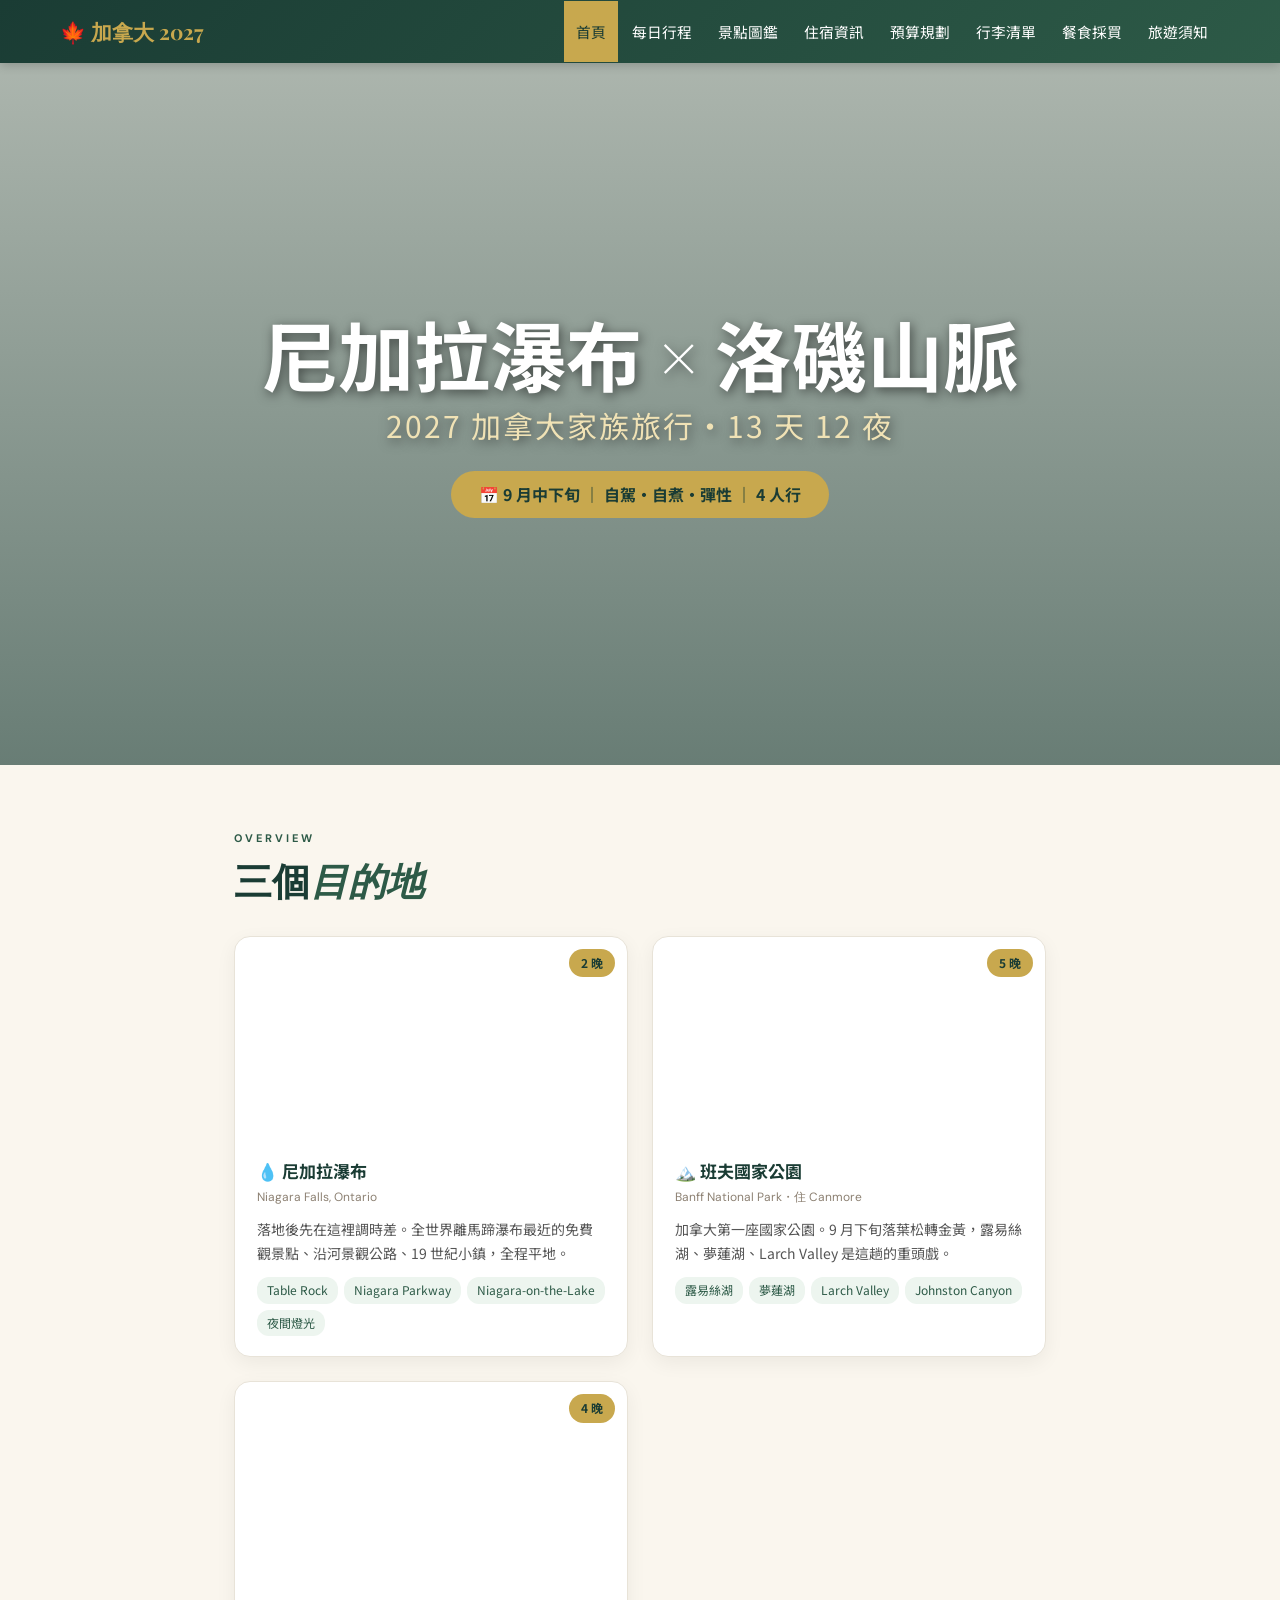
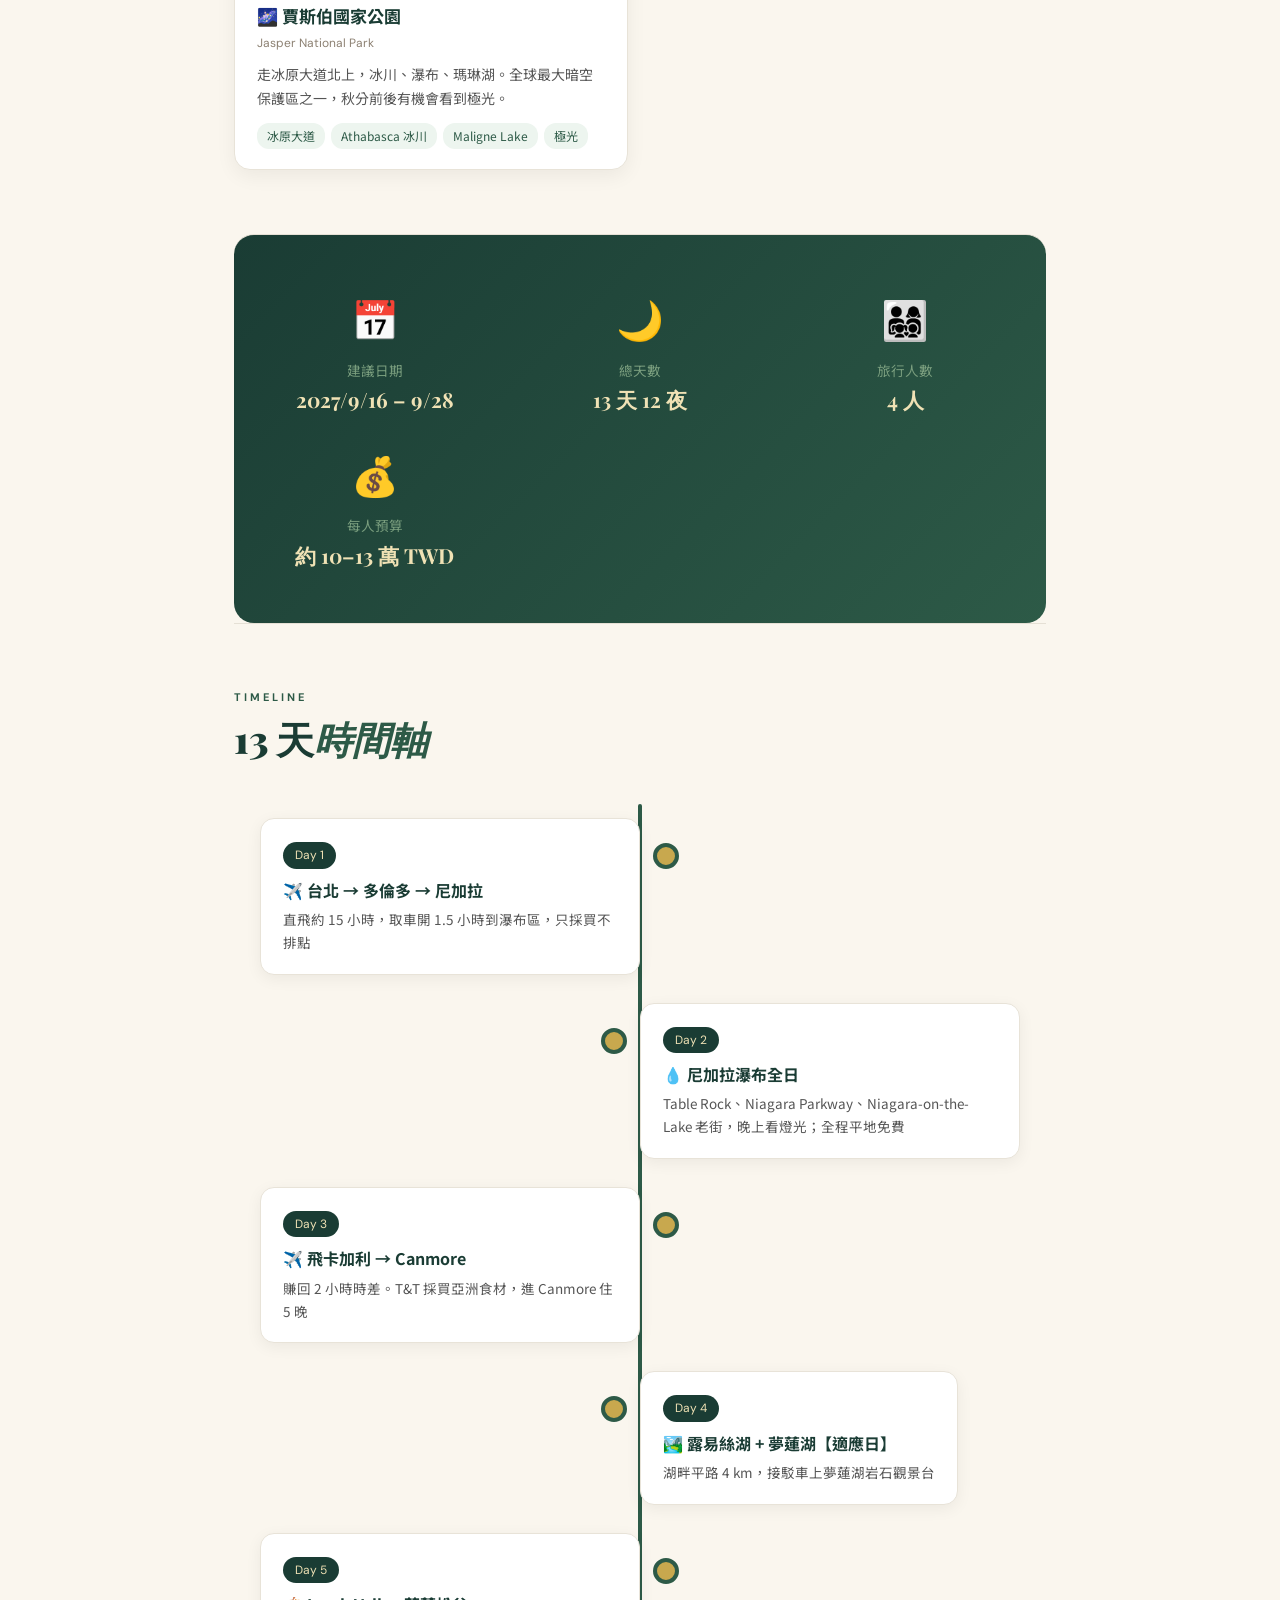
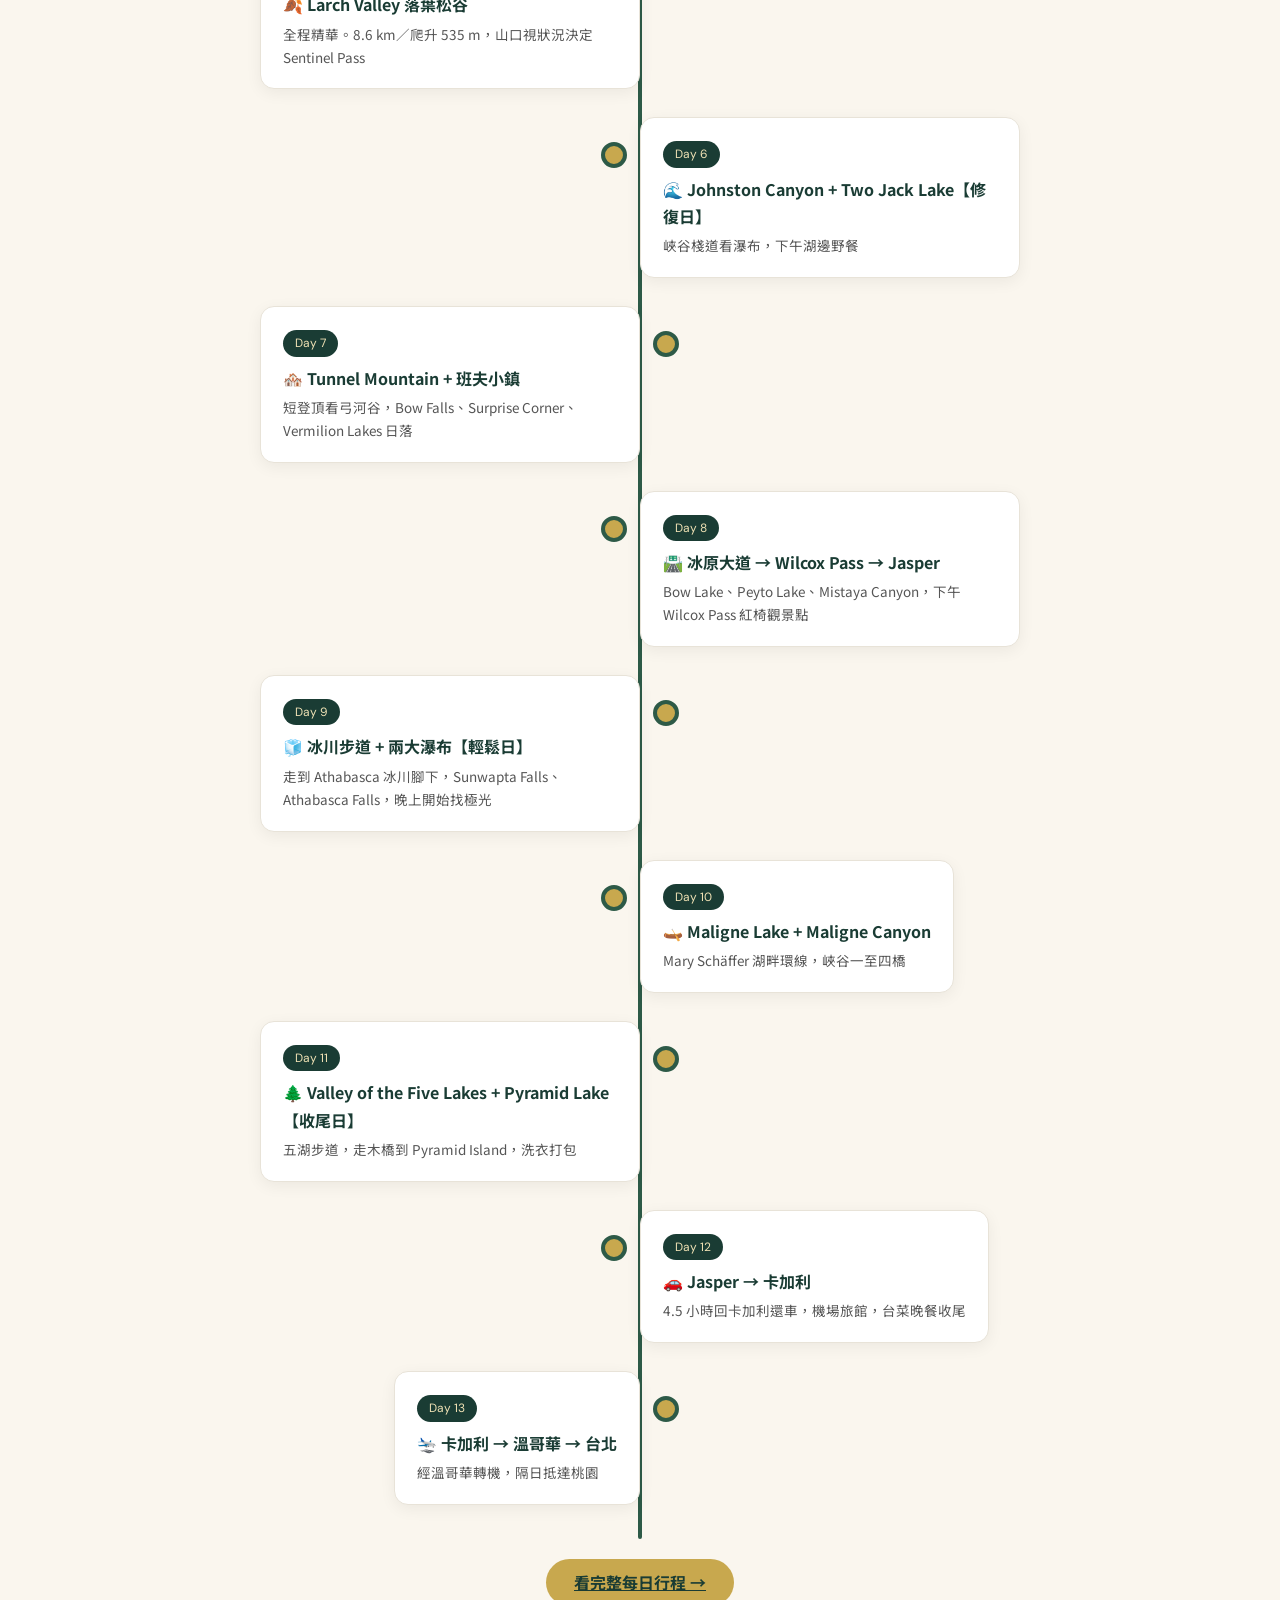
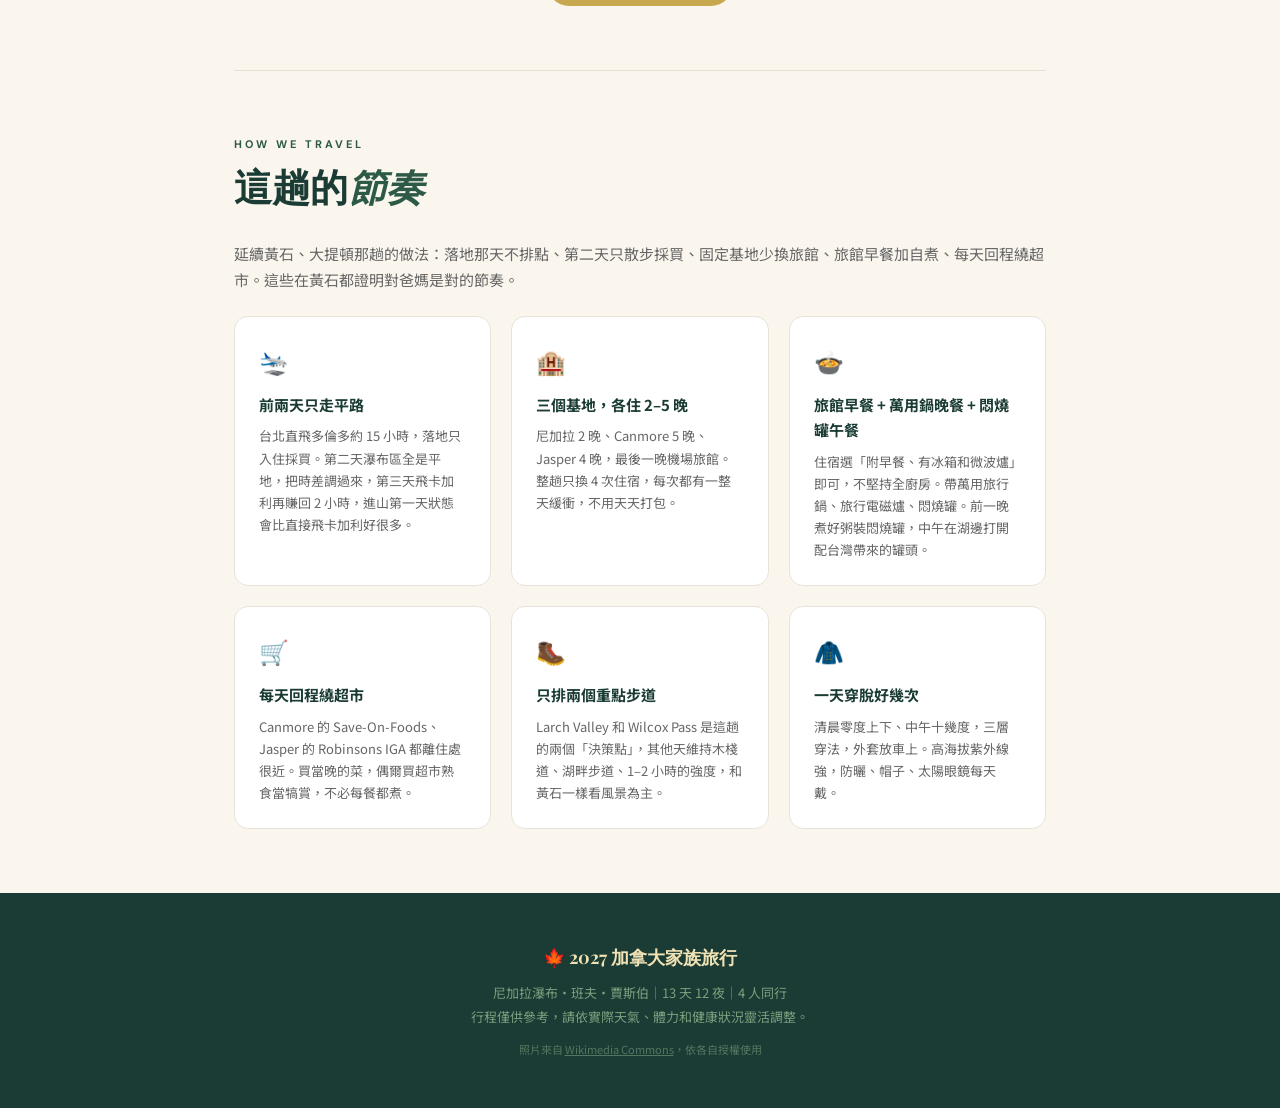
<file: index.html>
<!DOCTYPE html>
<html lang="zh-Hant">
<head>
<meta charset="UTF-8">
<meta name="viewport" content="width=device-width, initial-scale=1.0">
<title>首頁｜2027 加拿大</title>
<link href="https://fonts.googleapis.com/css2?family=Playfair+Display:wght@400;700;900&family=Noto+Sans+TC:wght@300;400;500;700&family=DM+Sans:wght@400;500;700&display=swap" rel="stylesheet">
<link rel="stylesheet" href="assets/css/main.css?v=4">

</head>
<body>
<nav><div class="nav-container">
  <a href="index.html" class="nav-logo">🍁 加拿大 2027</a>
  <div class="hamburger" onclick="toggleMenu()"><span></span><span></span><span></span></div>
  <ul class="nav-menu" id="navMenu"><li><a href="index.html" class="active">首頁</a></li><li><a href="itinerary.html">每日行程</a></li><li><a href="attractions.html">景點圖鑑</a></li><li><a href="accommodation.html">住宿資訊</a></li><li><a href="budget.html">預算規劃</a></li><li><a href="packing.html">行李清單</a></li><li><a href="shopping.html">餐食採買</a></li><li><a href="tips.html">旅遊須知</a></li></ul>
</div></nav>

<section class="hero" style="background-image:linear-gradient(rgba(26,60,52,.35),rgba(26,60,52,.65)),url('https://commons.wikimedia.org/wiki/Special:FilePath/Moraine_Lake_17092005.jpg?width=1800')">
  <div><h1>尼加拉瀑布 × 洛磯山脈<span>2027 加拿大家族旅行・13 天 12 夜</span></h1>
  <span class="hero-badge">📅 9 月中下旬 ｜ 自駕・自煮・彈性 ｜ 4 人行</span></div>
</section>
<div class="content-wrap">

<section>
  <div class="section-label">Overview</div>
  <div class="section-title">三個<em>目的地</em></div>
  <div class="photo-grid">
    <div class="photo-card"><div class="pc-img" style="background-image:url('https://commons.wikimedia.org/wiki/Special:FilePath/Horseshoe_Falls%2C_viewed_from_Table_Rock_Centre_in_Niagara_Falls%2C_Ontario.jpg?width=900')"><span class="pc-badge">2 晚</span></div>
      <div class="pc-body"><h3>💧 尼加拉瀑布</h3><div class="pc-en">Niagara Falls, Ontario</div>
      <p>落地後先在這裡調時差。全世界離馬蹄瀑布最近的免費觀景點、沿河景觀公路、19 世紀小鎮，全程平地。</p>
      <div class="pc-tags"><span>Table Rock</span><span>Niagara Parkway</span><span>Niagara-on-the-Lake</span><span>夜間燈光</span></div></div></div>
    <div class="photo-card"><div class="pc-img" style="background-image:url('https://commons.wikimedia.org/wiki/Special:FilePath/Moraine_Lake_17092005.jpg?width=900')"><span class="pc-badge">5 晚</span></div>
      <div class="pc-body"><h3>🏔️ 班夫國家公園</h3><div class="pc-en">Banff National Park・住 Canmore</div>
      <p>加拿大第一座國家公園。9 月下旬落葉松轉金黃，露易絲湖、夢蓮湖、Larch Valley 是這趟的重頭戲。</p>
      <div class="pc-tags"><span>露易絲湖</span><span>夢蓮湖</span><span>Larch Valley</span><span>Johnston Canyon</span></div></div></div>
    <div class="photo-card"><div class="pc-img" style="background-image:url('https://commons.wikimedia.org/wiki/Special:FilePath/Spirit_Island%2C_Maligne_Lake%2C_Jasper_NP.jpg?width=900')"><span class="pc-badge">4 晚</span></div>
      <div class="pc-body"><h3>🌌 賈斯伯國家公園</h3><div class="pc-en">Jasper National Park</div>
      <p>走冰原大道北上，冰川、瀑布、瑪琳湖。全球最大暗空保護區之一，秋分前後有機會看到極光。</p>
      <div class="pc-tags"><span>冰原大道</span><span>Athabasca 冰川</span><span>Maligne Lake</span><span>極光</span></div></div></div>
  </div>
</section>
<section class="quick-info" style="border-radius:20px; margin-top:0;">
  <div class="info-grid">
    <div class="info-item"><div class="icon">📅</div><div class="label">建議日期</div><div class="value">2027/9/16 – 9/28</div></div>
    <div class="info-item"><div class="icon">🌙</div><div class="label">總天數</div><div class="value">13 天 12 夜</div></div>
    <div class="info-item"><div class="icon">👨‍👩‍👧‍👦</div><div class="label">旅行人數</div><div class="value">4 人</div></div>
    <div class="info-item"><div class="icon">💰</div><div class="label">每人預算</div><div class="value">約 10–13 萬 TWD</div></div>
  </div>
</section>
<section>
  <div class="section-label">Timeline</div>
  <div class="section-title">13 天<em>時間軸</em></div>
  <div class="timeline"><div class="tl-item"><div class="tl-content"><span class="tl-date">Day 1</span><h4>✈️ 台北 → 多倫多 → 尼加拉</h4><p>直飛約 15 小時，取車開 1.5 小時到瀑布區，只採買不排點</p></div></div><div class="tl-item"><div class="tl-content"><span class="tl-date">Day 2</span><h4>💧 尼加拉瀑布全日</h4><p>Table Rock、Niagara Parkway、Niagara-on-the-Lake 老街，晚上看燈光；全程平地免費</p></div></div><div class="tl-item"><div class="tl-content"><span class="tl-date">Day 3</span><h4>✈️ 飛卡加利 → Canmore</h4><p>賺回 2 小時時差。T&T 採買亞洲食材，進 Canmore 住 5 晚</p></div></div><div class="tl-item"><div class="tl-content"><span class="tl-date">Day 4</span><h4>🏞️ 露易絲湖 + 夢蓮湖【適應日】</h4><p>湖畔平路 4 km，接駁車上夢蓮湖岩石觀景台</p></div></div><div class="tl-item"><div class="tl-content"><span class="tl-date">Day 5</span><h4>🍂 Larch Valley 落葉松谷</h4><p>全程精華。8.6 km／爬升 535 m，山口視狀況決定 Sentinel Pass</p></div></div><div class="tl-item"><div class="tl-content"><span class="tl-date">Day 6</span><h4>🌊 Johnston Canyon + Two Jack Lake【修復日】</h4><p>峽谷棧道看瀑布，下午湖邊野餐</p></div></div><div class="tl-item"><div class="tl-content"><span class="tl-date">Day 7</span><h4>🏘️ Tunnel Mountain + 班夫小鎮</h4><p>短登頂看弓河谷，Bow Falls、Surprise Corner、Vermilion Lakes 日落</p></div></div><div class="tl-item"><div class="tl-content"><span class="tl-date">Day 8</span><h4>🛣️ 冰原大道 → Wilcox Pass → Jasper</h4><p>Bow Lake、Peyto Lake、Mistaya Canyon，下午 Wilcox Pass 紅椅觀景點</p></div></div><div class="tl-item"><div class="tl-content"><span class="tl-date">Day 9</span><h4>🧊 冰川步道 + 兩大瀑布【輕鬆日】</h4><p>走到 Athabasca 冰川腳下，Sunwapta Falls、Athabasca Falls，晚上開始找極光</p></div></div><div class="tl-item"><div class="tl-content"><span class="tl-date">Day 10</span><h4>🛶 Maligne Lake + Maligne Canyon</h4><p>Mary Schäffer 湖畔環線，峽谷一至四橋</p></div></div><div class="tl-item"><div class="tl-content"><span class="tl-date">Day 11</span><h4>🌲 Valley of the Five Lakes + Pyramid Lake【收尾日】</h4><p>五湖步道，走木橋到 Pyramid Island，洗衣打包</p></div></div><div class="tl-item"><div class="tl-content"><span class="tl-date">Day 12</span><h4>🚗 Jasper → 卡加利</h4><p>4.5 小時回卡加利還車，機場旅館，台菜晚餐收尾</p></div></div><div class="tl-item"><div class="tl-content"><span class="tl-date">Day 13</span><h4>🛬 卡加利 → 溫哥華 → 台北</h4><p>經溫哥華轉機，隔日抵達桃園</p></div></div></div>
  <p style="text-align:center; margin-top:30px;"><a href="itinerary.html" class="hero-badge" style="margin-top:0">看完整每日行程 →</a></p>
</section>
<section>
  <div class="section-label">How We Travel</div>
  <div class="section-title">這趟的<em>節奏</em></div>
  <p class="lead">延續黃石、大提頓那趟的做法：落地那天不排點、第二天只散步採買、固定基地少換旅館、旅館早餐加自煮、每天回程繞超市。這些在黃石都證明對爸媽是對的節奏。</p>
  <div class="tips-grid">
    <div class="tip-card"><div class="tip-icon">🛬</div><h4>前兩天只走平路</h4><p>台北直飛多倫多約 15 小時，落地只入住採買。第二天瀑布區全是平地，把時差調過來，第三天飛卡加利再賺回 2 小時，進山第一天狀態會比直接飛卡加利好很多。</p></div>
    <div class="tip-card"><div class="tip-icon">🏨</div><h4>三個基地，各住 2–5 晚</h4><p>尼加拉 2 晚、Canmore 5 晚、Jasper 4 晚，最後一晚機場旅館。整趟只換 4 次住宿，每次都有一整天緩衝，不用天天打包。</p></div>
    <div class="tip-card"><div class="tip-icon">🍲</div><h4>旅館早餐 + 萬用鍋晚餐 + 悶燒罐午餐</h4><p>住宿選「附早餐、有冰箱和微波爐」即可，不堅持全廚房。帶萬用旅行鍋、旅行電磁爐、悶燒罐。前一晚煮好粥裝悶燒罐，中午在湖邊打開配台灣帶來的罐頭。</p></div>
    <div class="tip-card"><div class="tip-icon">🛒</div><h4>每天回程繞超市</h4><p>Canmore 的 Save-On-Foods、Jasper 的 Robinsons IGA 都離住處很近。買當晚的菜，偶爾買超市熟食當犒賞，不必每餐都煮。</p></div>
    <div class="tip-card"><div class="tip-icon">🥾</div><h4>只排兩個重點步道</h4><p>Larch Valley 和 Wilcox Pass 是這趟的兩個「決策點」，其他天維持木棧道、湖畔步道、1–2 小時的強度，和黃石一樣看風景為主。</p></div>
    <div class="tip-card"><div class="tip-icon">🧥</div><h4>一天穿脫好幾次</h4><p>清晨零度上下、中午十幾度，三層穿法，外套放車上。高海拔紫外線強，防曬、帽子、太陽眼鏡每天戴。</p></div>
  </div>
</section>

</div>
<div class="footer">
  <strong>🍁 2027 加拿大家族旅行</strong>
  尼加拉瀑布・班夫・賈斯伯｜13 天 12 夜｜4 人同行<br>
  行程僅供參考，請依實際天氣、體力和健康狀況靈活調整。<br>
  <span style="opacity:0.6; font-size:11px; margin-top:12px; display:block;">照片來自 <a href="attractions.html#credits" style="color:inherit">Wikimedia Commons</a>，依各自授權使用</span>
</div>
<script>function toggleMenu(){document.getElementById('navMenu').classList.toggle('active');}</script>
</body>
</html>
</file>
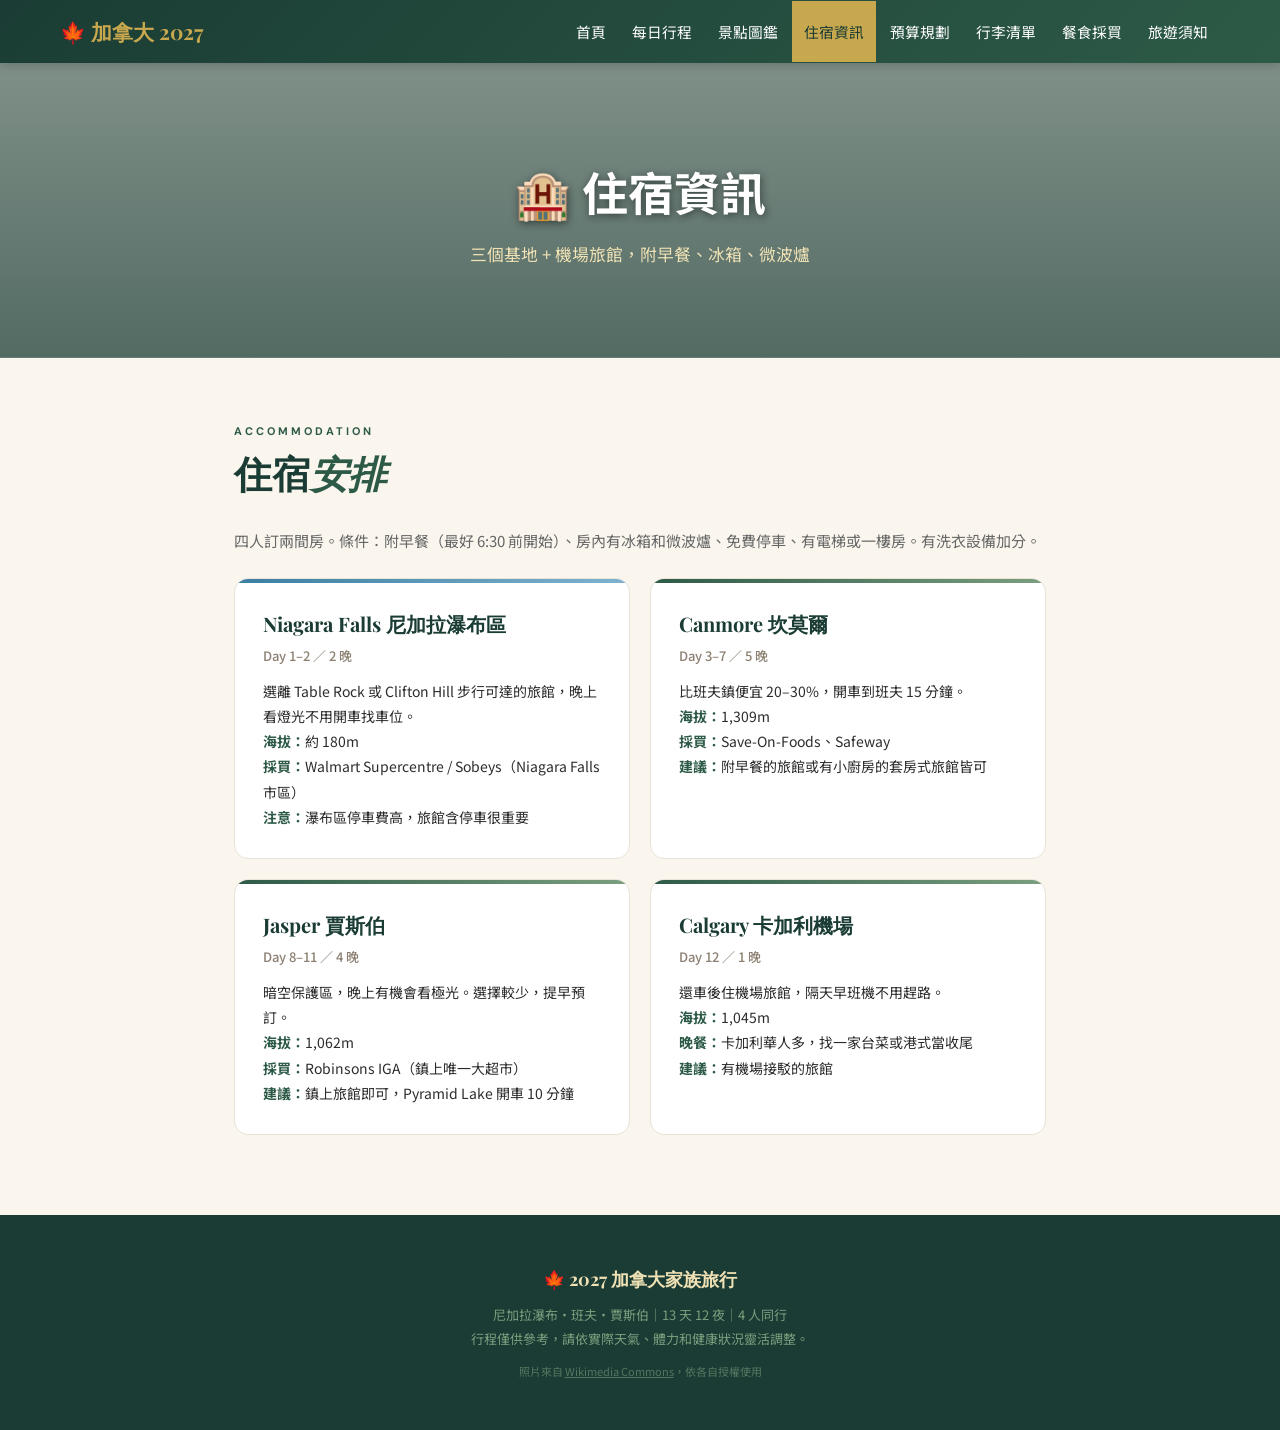
<file: accommodation.html>
<!DOCTYPE html>
<html lang="zh-Hant">
<head>
<meta charset="UTF-8">
<meta name="viewport" content="width=device-width, initial-scale=1.0">
<title>住宿資訊｜2027 加拿大</title>
<link href="https://fonts.googleapis.com/css2?family=Playfair+Display:wght@400;700;900&family=Noto+Sans+TC:wght@300;400;500;700&family=DM+Sans:wght@400;500;700&display=swap" rel="stylesheet">
<link rel="stylesheet" href="assets/css/main.css?v=4">

</head>
<body>
<nav><div class="nav-container">
  <a href="index.html" class="nav-logo">🍁 加拿大 2027</a>
  <div class="hamburger" onclick="toggleMenu()"><span></span><span></span><span></span></div>
  <ul class="nav-menu" id="navMenu"><li><a href="index.html">首頁</a></li><li><a href="itinerary.html">每日行程</a></li><li><a href="attractions.html">景點圖鑑</a></li><li><a href="accommodation.html" class="active">住宿資訊</a></li><li><a href="budget.html">預算規劃</a></li><li><a href="packing.html">行李清單</a></li><li><a href="shopping.html">餐食採買</a></li><li><a href="tips.html">旅遊須知</a></li></ul>
</div></nav>
<section class="page-header" style="background-image:linear-gradient(rgba(26,60,52,.55),rgba(26,60,52,.75)),url('https://commons.wikimedia.org/wiki/Special:FilePath/Three_Sisters_Mountains_Canmore%2C_Alberta%2C_Canada.jpg?width=1600')">
  <h1>🏨 住宿資訊</h1><p>三個基地 + 機場旅館，附早餐、冰箱、微波爐</p></section>
<div class="content-wrap">
<section>
  <div class="section-label">Accommodation</div>
  <div class="section-title">住宿<em>安排</em></div>
  <p class="lead">四人訂兩間房。條件：附早餐（最好 6:30 前開始）、房內有冰箱和微波爐、免費停車、有電梯或一樓房。有洗衣設備加分。</p>
  <div class="accommodation-block">
    <div class="acc-card water">
      <h3>Niagara Falls 尼加拉瀑布區</h3>
      <div class="nights">Day 1–2 ／ 2 晚</div>
      <div class="detail">
        選離 Table Rock 或 Clifton Hill 步行可達的旅館，晚上看燈光不用開車找車位。<br>
        <strong>海拔：</strong>約 180m<br>
        <strong>採買：</strong>Walmart Supercentre / Sobeys（Niagara Falls 市區）<br>
        <strong>注意：</strong>瀑布區停車費高，旅館含停車很重要
      </div>
    </div>
    <div class="acc-card">
      <h3>Canmore 坎莫爾</h3>
      <div class="nights">Day 3–7 ／ 5 晚</div>
      <div class="detail">
        比班夫鎮便宜 20–30%，開車到班夫 15 分鐘。<br>
        <strong>海拔：</strong>1,309m<br>
        <strong>採買：</strong>Save-On-Foods、Safeway<br>
        <strong>建議：</strong>附早餐的旅館或有小廚房的套房式旅館皆可
      </div>
    </div>
    <div class="acc-card">
      <h3>Jasper 賈斯伯</h3>
      <div class="nights">Day 8–11 ／ 4 晚</div>
      <div class="detail">
        暗空保護區，晚上有機會看極光。選擇較少，提早預訂。<br>
        <strong>海拔：</strong>1,062m<br>
        <strong>採買：</strong>Robinsons IGA（鎮上唯一大超市）<br>
        <strong>建議：</strong>鎮上旅館即可，Pyramid Lake 開車 10 分鐘
      </div>
    </div>
    <div class="acc-card">
      <h3>Calgary 卡加利機場</h3>
      <div class="nights">Day 12 ／ 1 晚</div>
      <div class="detail">
        還車後住機場旅館，隔天早班機不用趕路。<br>
        <strong>海拔：</strong>1,045m<br>
        <strong>晚餐：</strong>卡加利華人多，找一家台菜或港式當收尾<br>
        <strong>建議：</strong>有機場接駁的旅館
      </div>
    </div>
  </div>
</section>
</div>
<div class="footer">
  <strong>🍁 2027 加拿大家族旅行</strong>
  尼加拉瀑布・班夫・賈斯伯｜13 天 12 夜｜4 人同行<br>
  行程僅供參考，請依實際天氣、體力和健康狀況靈活調整。<br>
  <span style="opacity:0.6; font-size:11px; margin-top:12px; display:block;">照片來自 <a href="attractions.html#credits" style="color:inherit">Wikimedia Commons</a>，依各自授權使用</span>
</div>
<script>function toggleMenu(){document.getElementById('navMenu').classList.toggle('active');}</script>
</body>
</html>
</file>
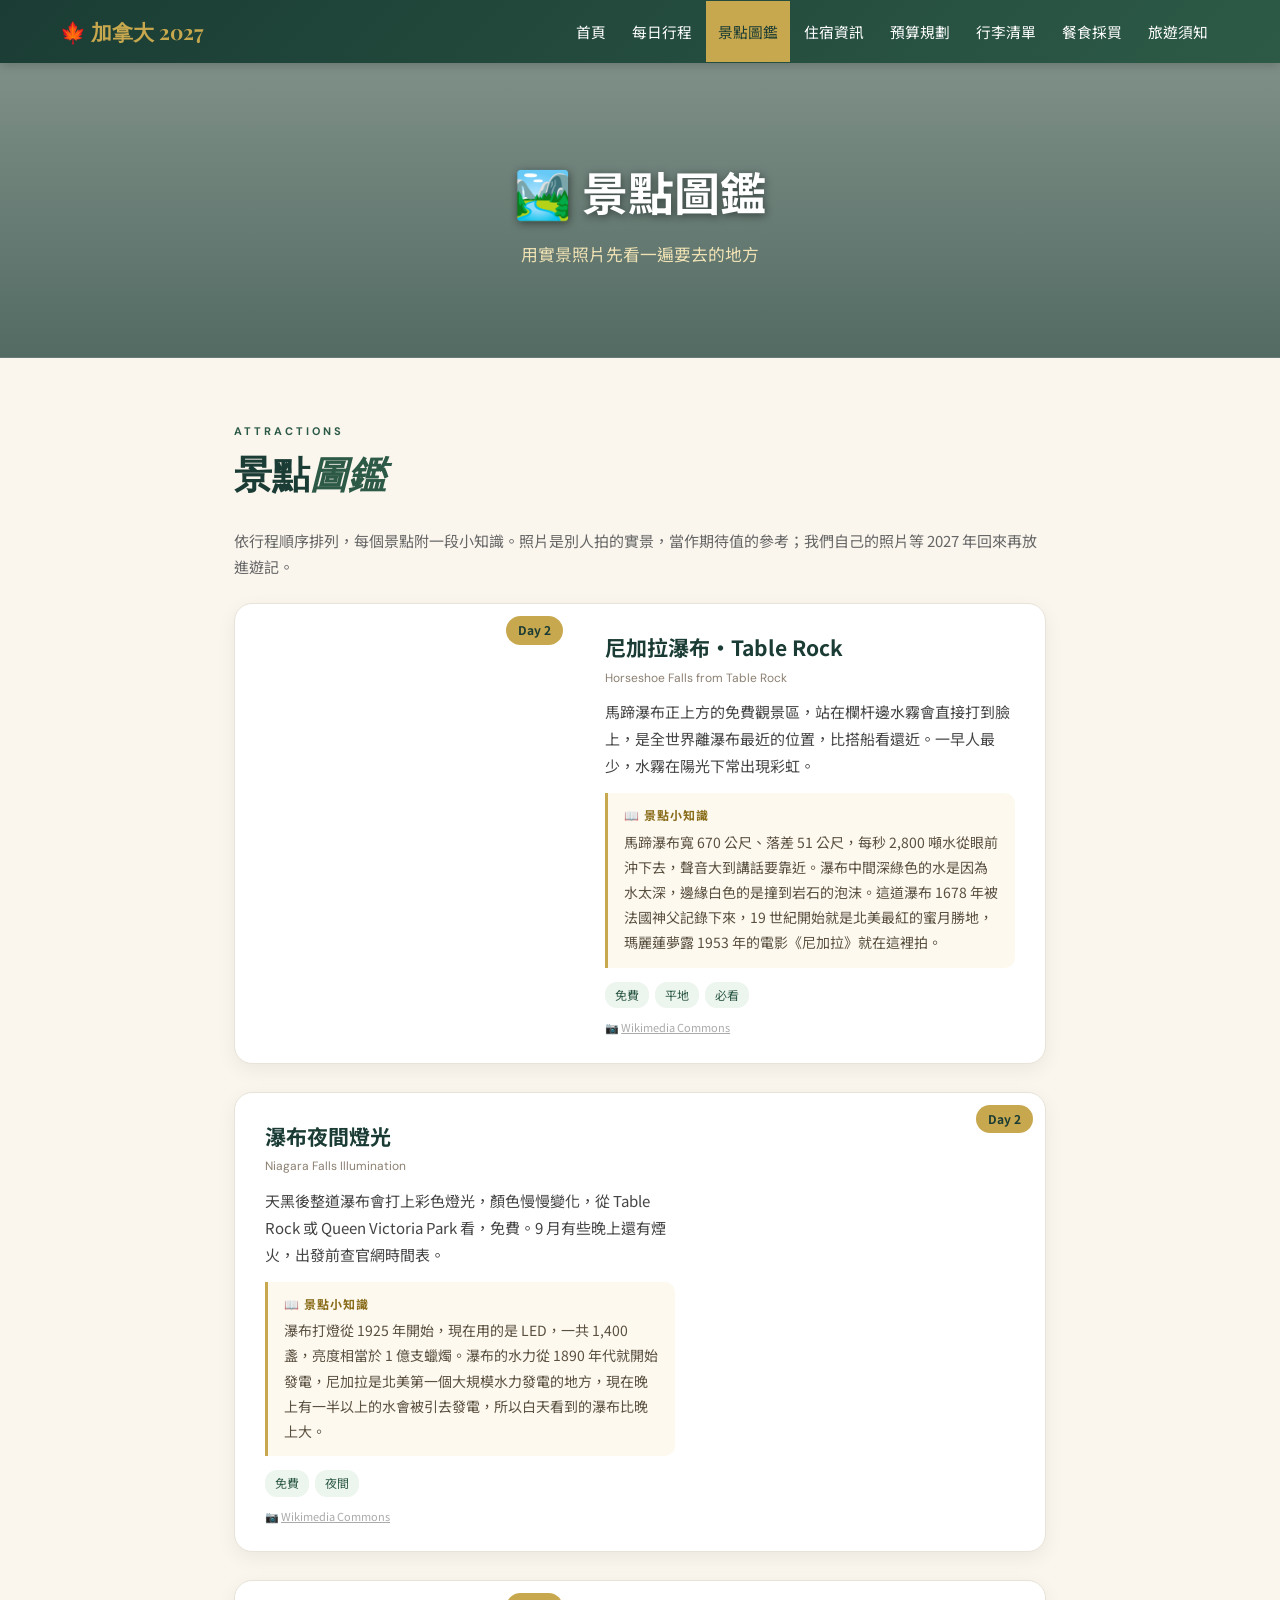
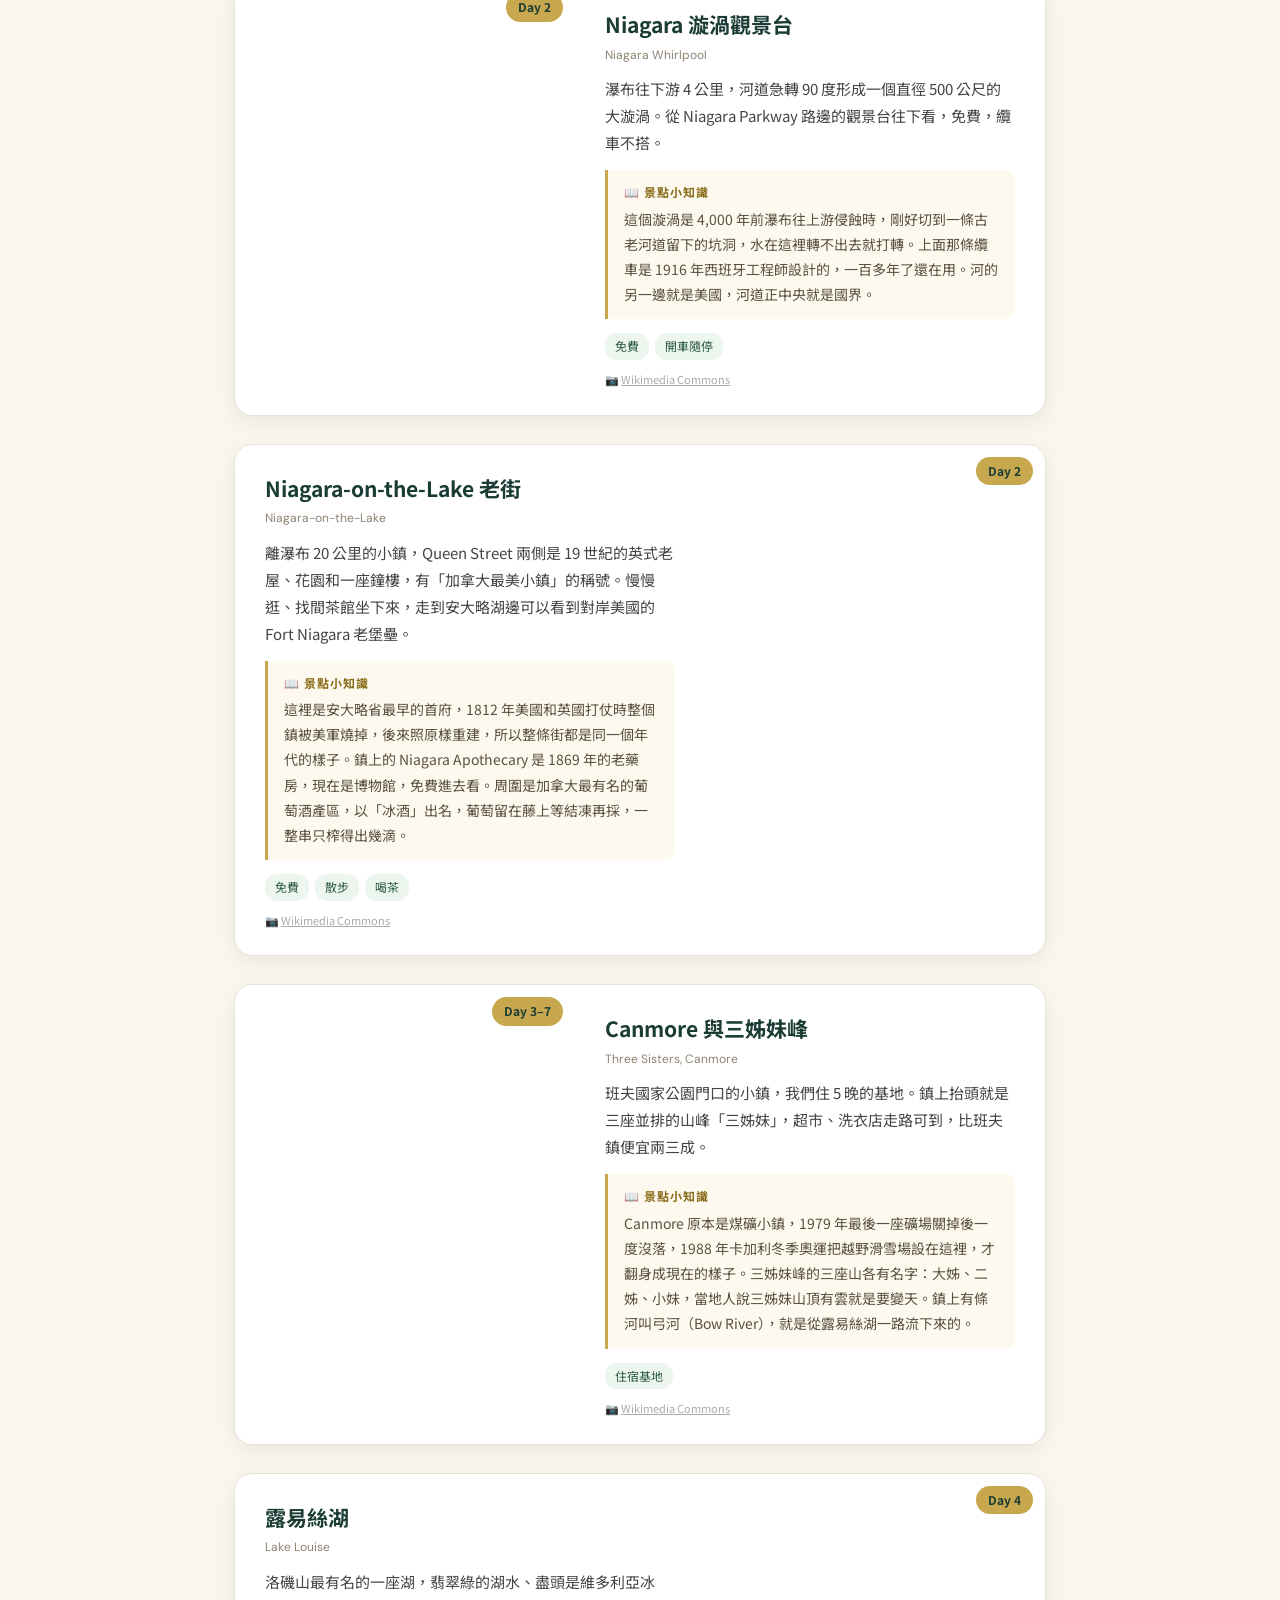
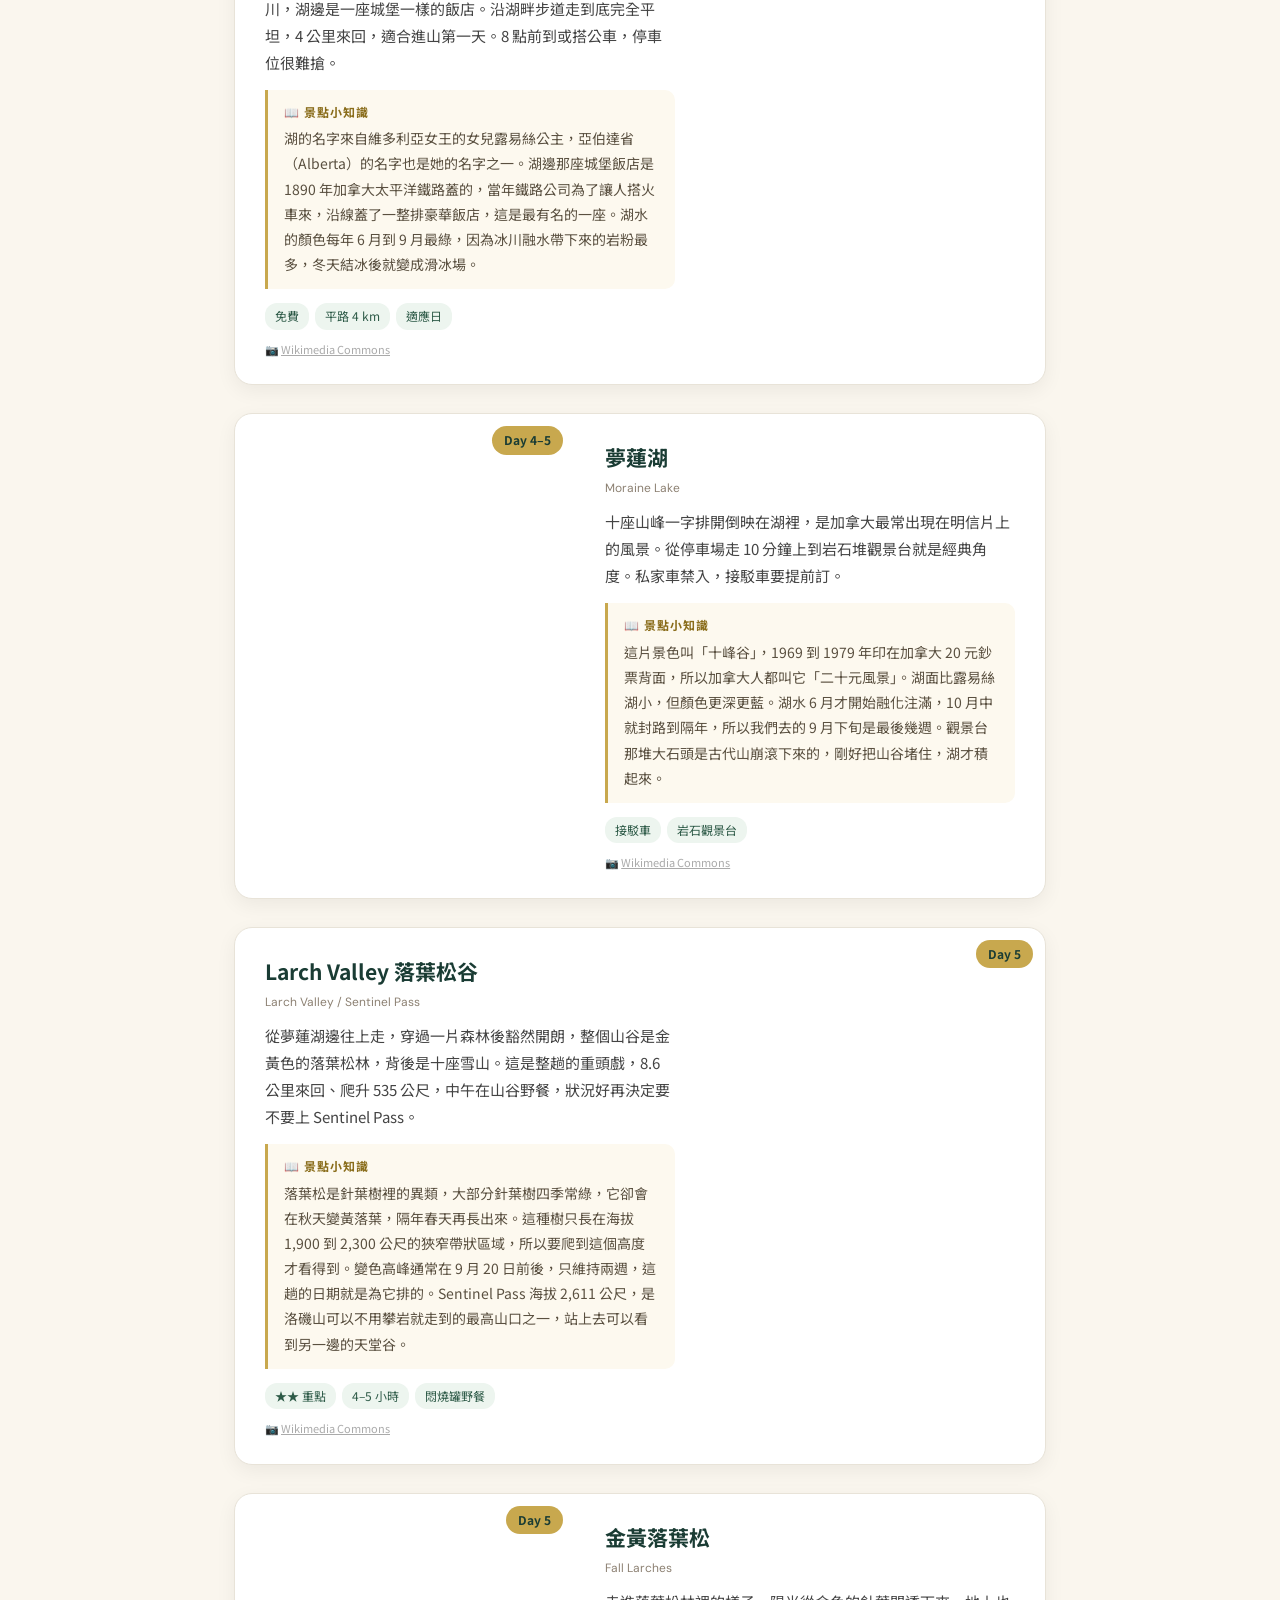
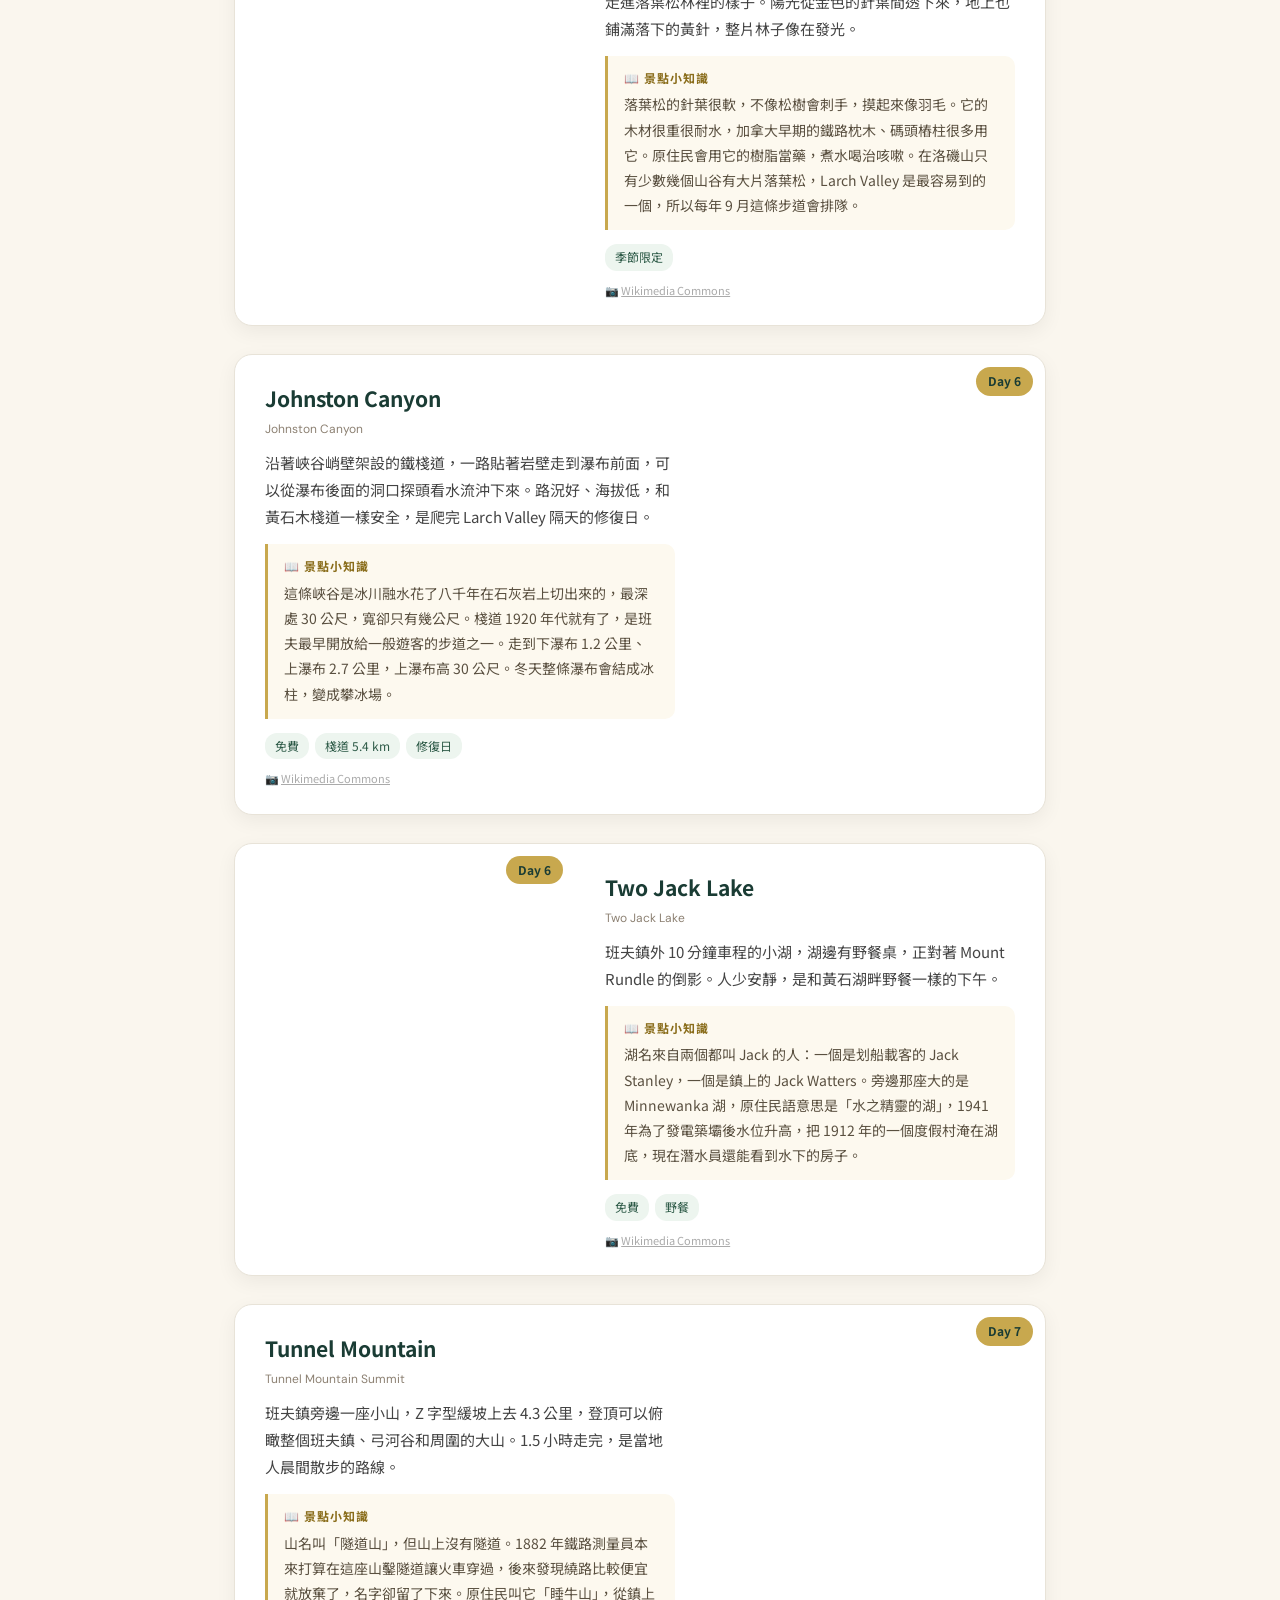
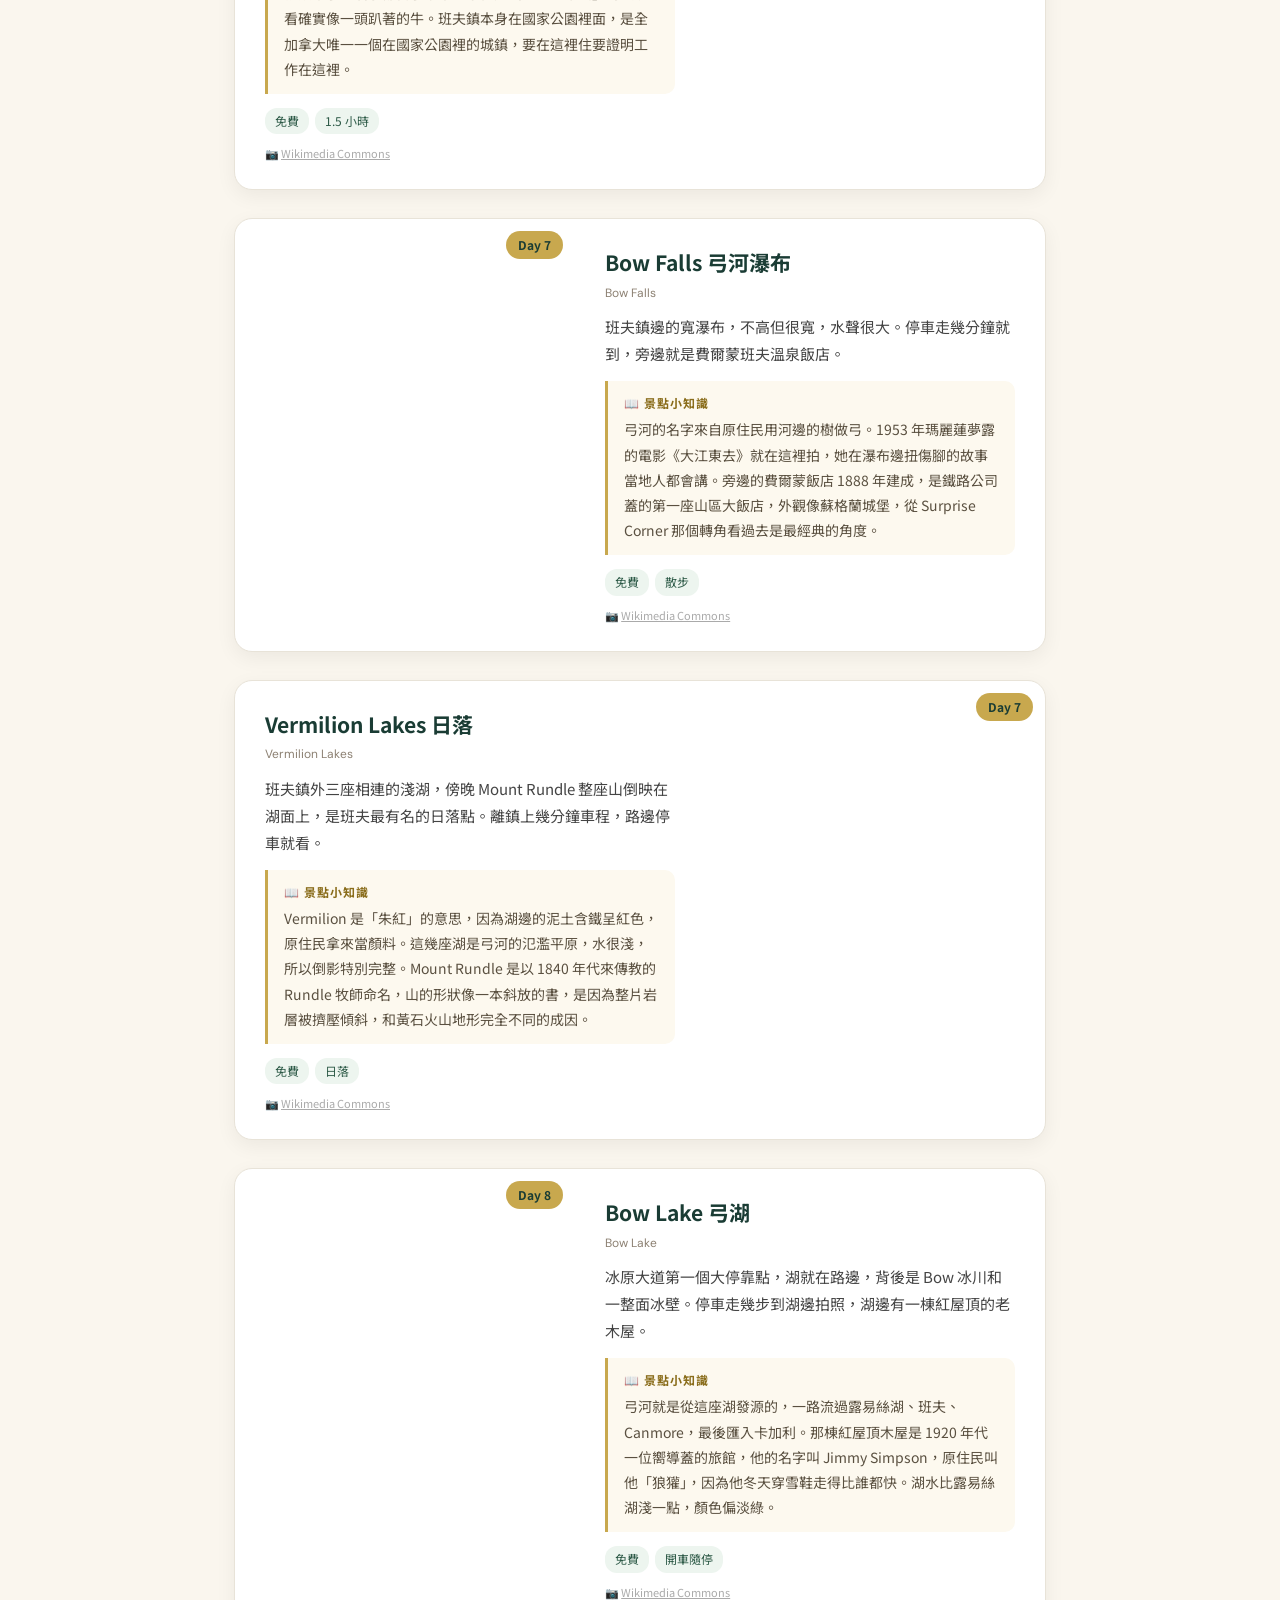
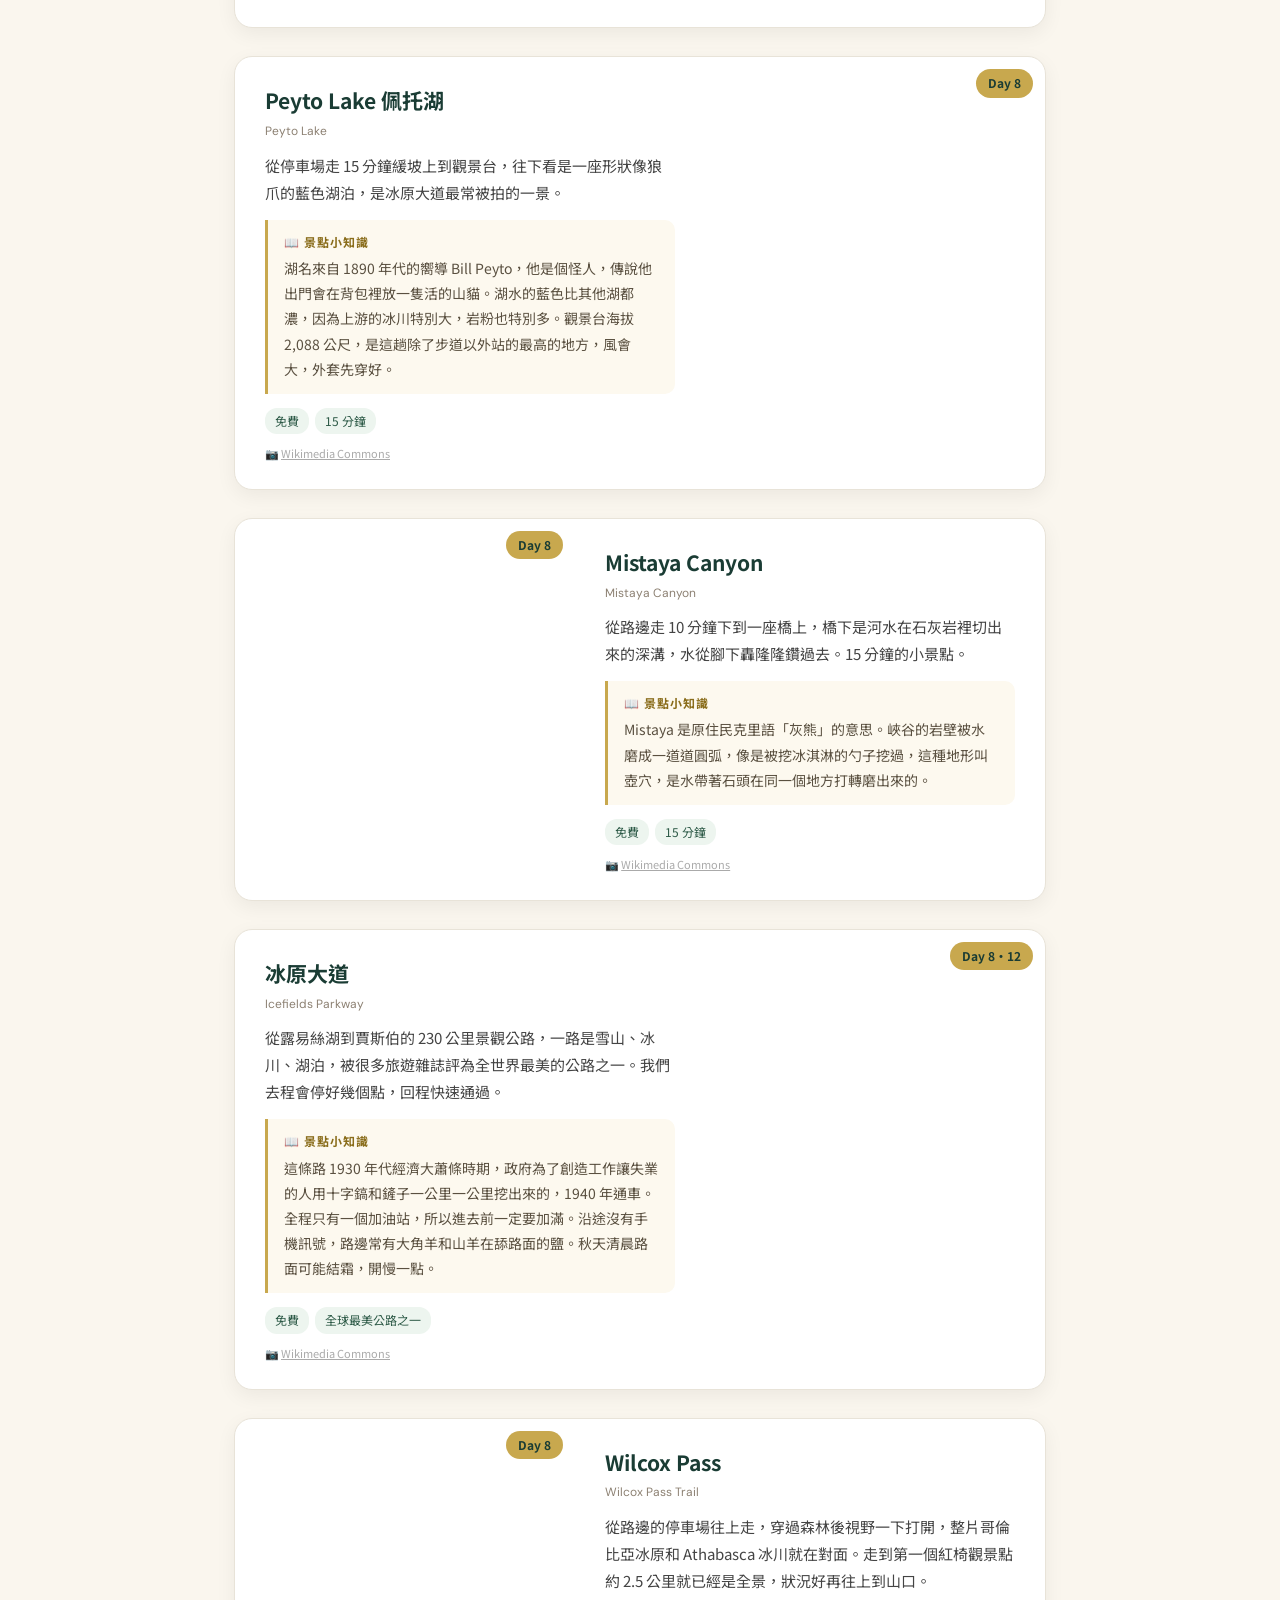
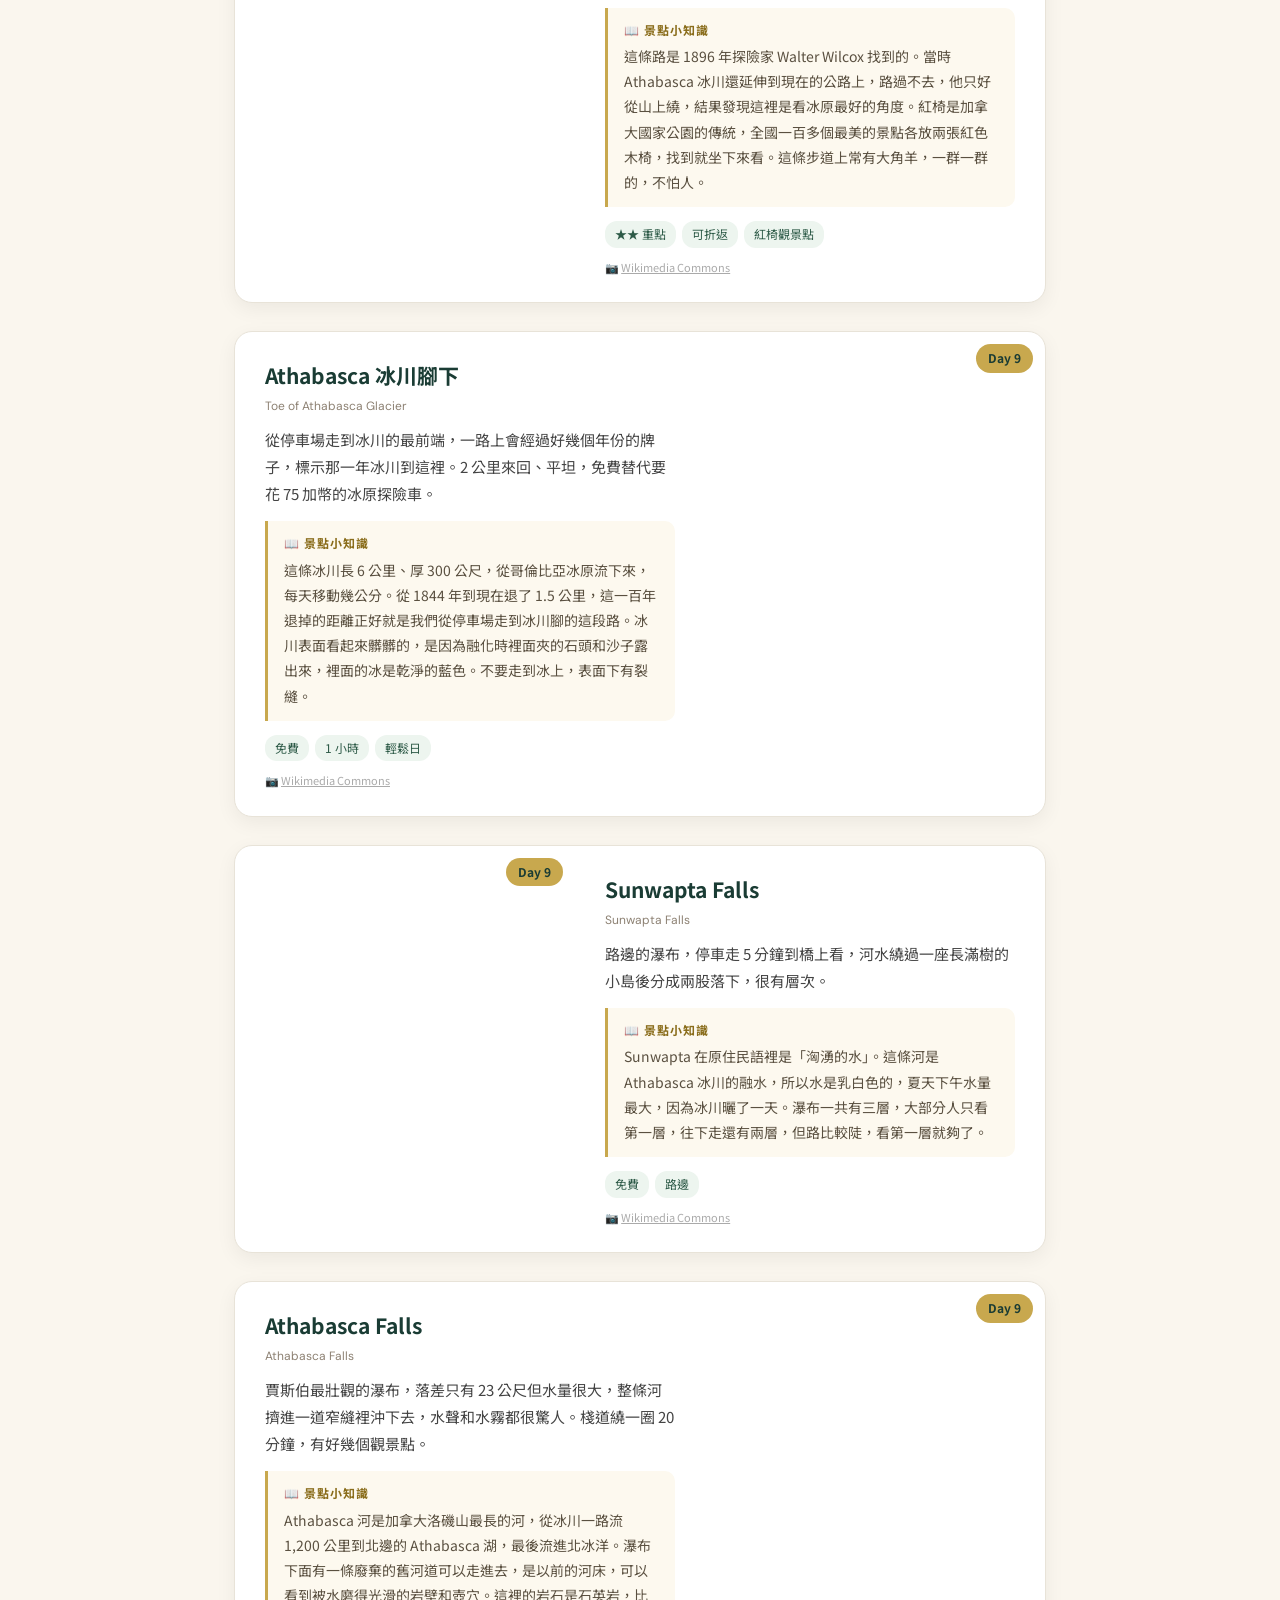
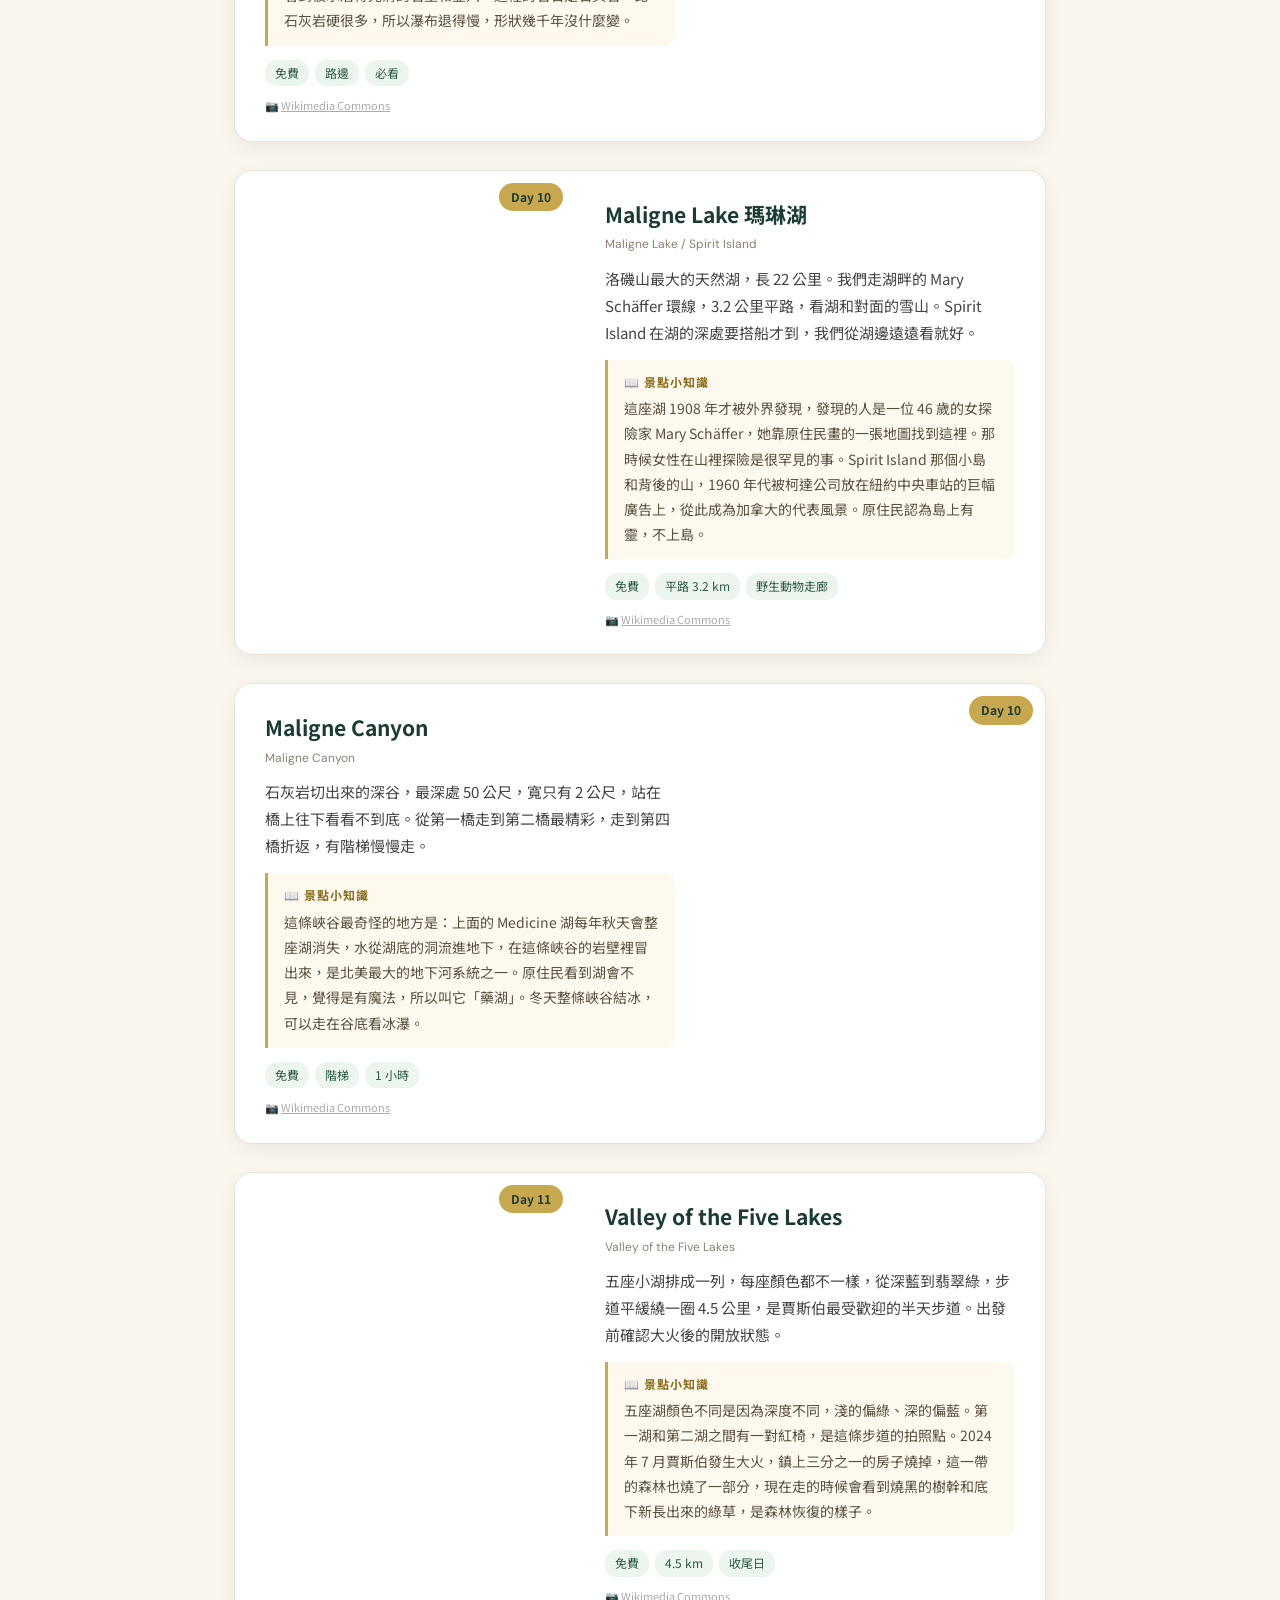
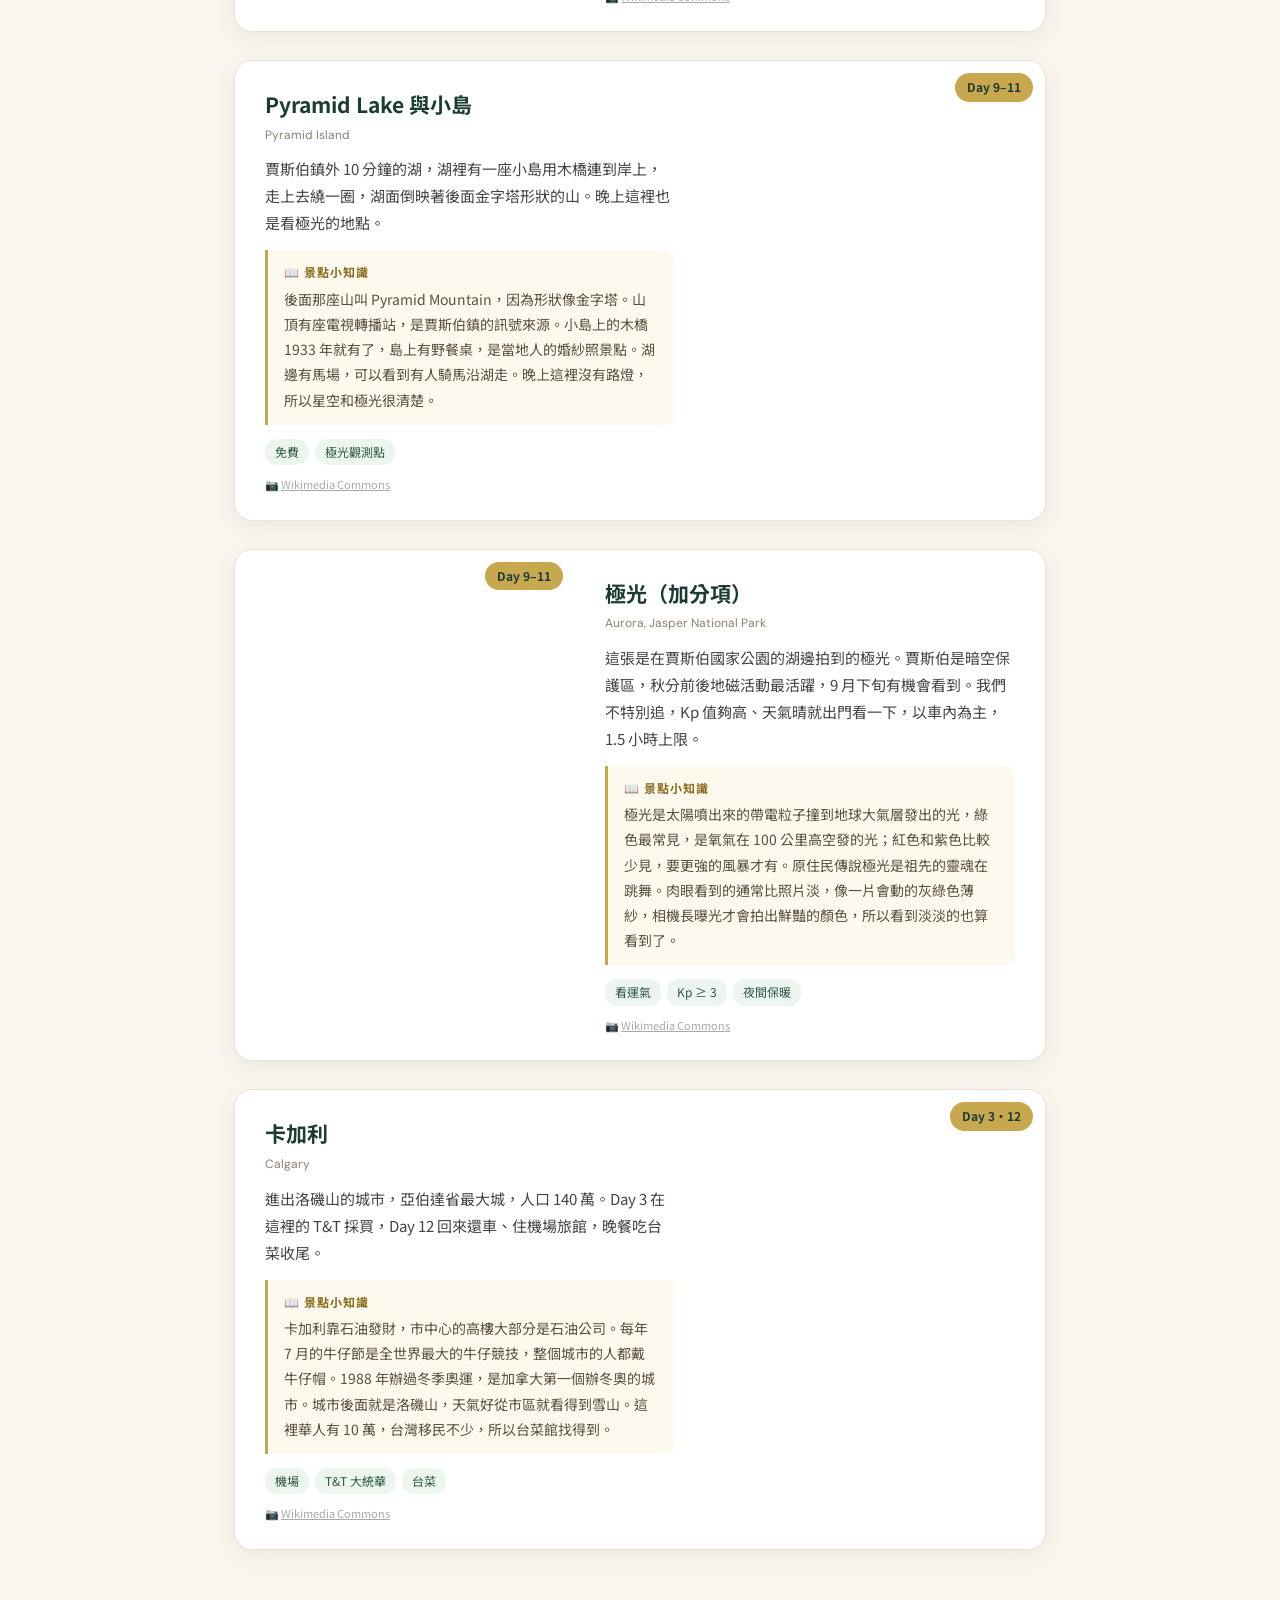
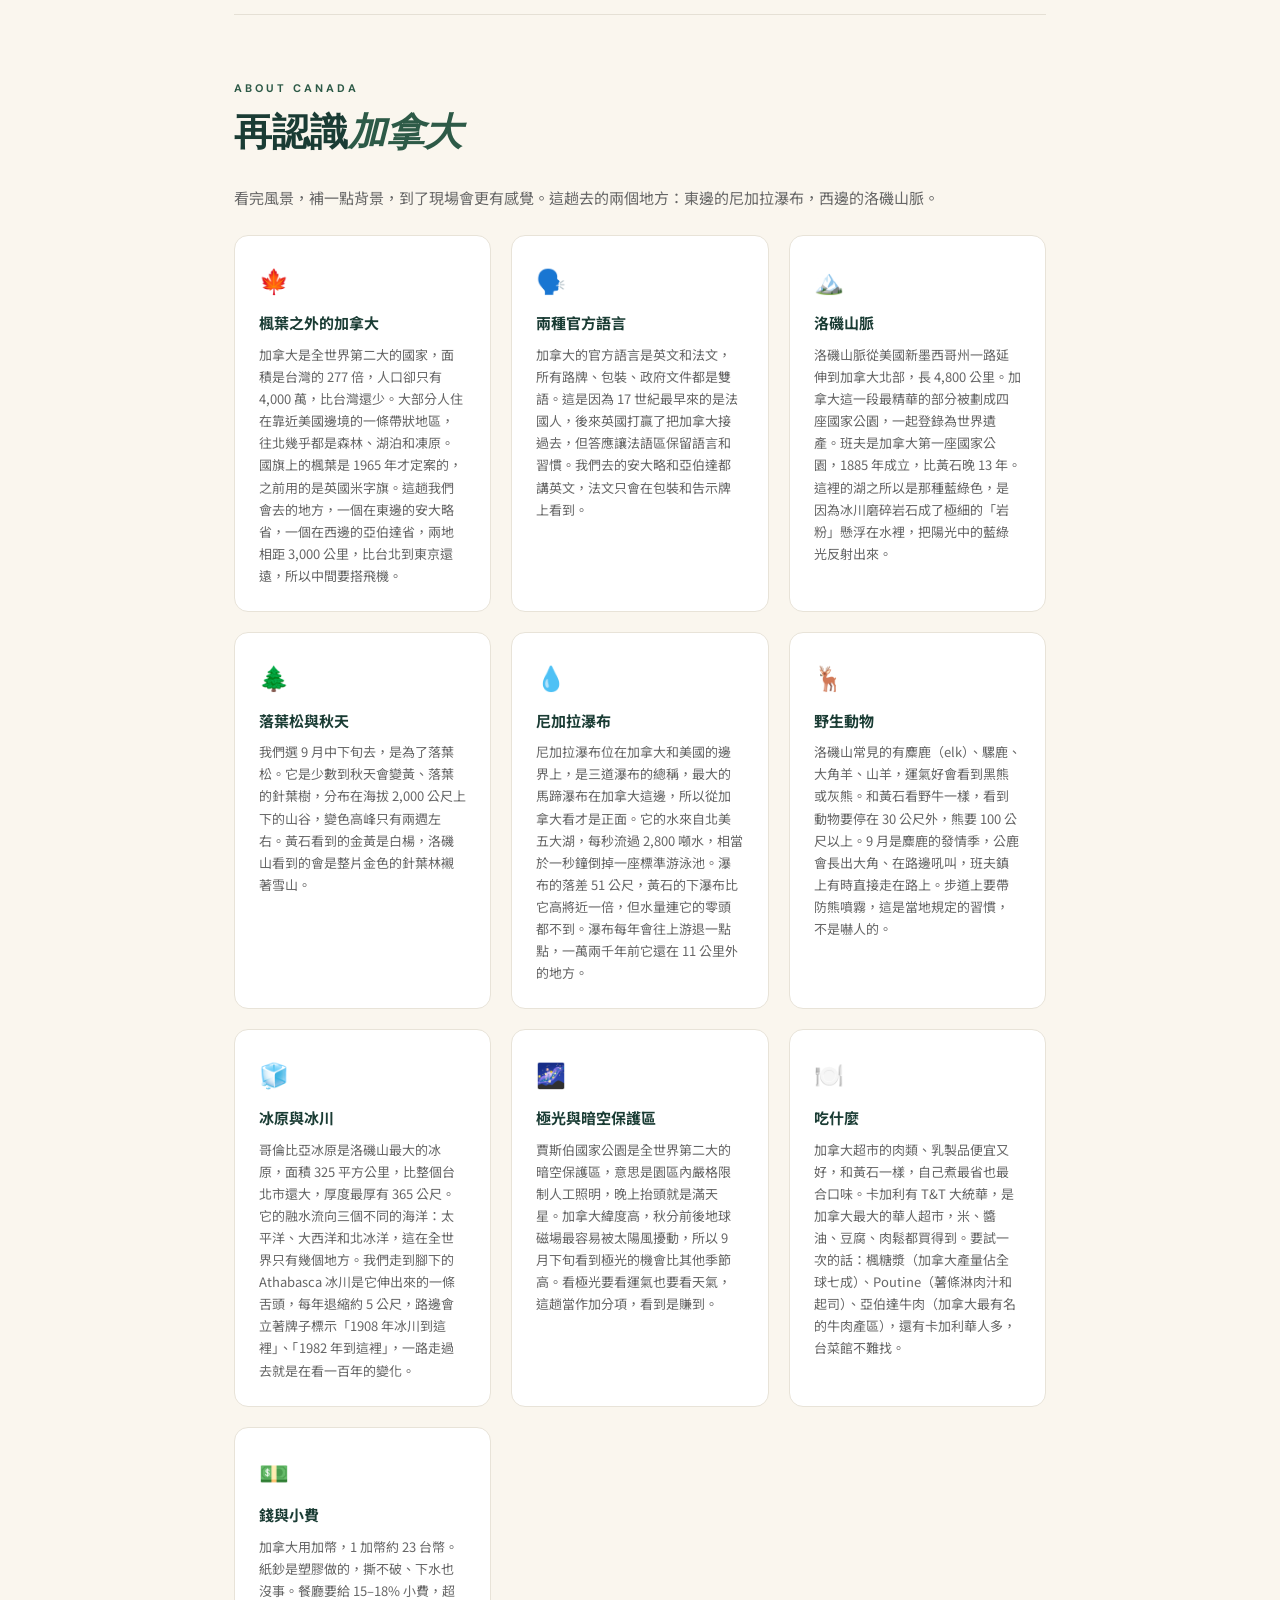
<file: attractions.html>
<!DOCTYPE html>
<html lang="zh-Hant">
<head>
<meta charset="UTF-8">
<meta name="viewport" content="width=device-width, initial-scale=1.0">
<title>景點圖鑑｜2027 加拿大</title>
<link href="https://fonts.googleapis.com/css2?family=Playfair+Display:wght@400;700;900&family=Noto+Sans+TC:wght@300;400;500;700&family=DM+Sans:wght@400;500;700&display=swap" rel="stylesheet">
<link rel="stylesheet" href="assets/css/main.css?v=4">

</head>
<body>
<nav><div class="nav-container">
  <a href="index.html" class="nav-logo">🍁 加拿大 2027</a>
  <div class="hamburger" onclick="toggleMenu()"><span></span><span></span><span></span></div>
  <ul class="nav-menu" id="navMenu"><li><a href="index.html">首頁</a></li><li><a href="itinerary.html">每日行程</a></li><li><a href="attractions.html" class="active">景點圖鑑</a></li><li><a href="accommodation.html">住宿資訊</a></li><li><a href="budget.html">預算規劃</a></li><li><a href="packing.html">行李清單</a></li><li><a href="shopping.html">餐食採買</a></li><li><a href="tips.html">旅遊須知</a></li></ul>
</div></nav>
<section class="page-header" style="background-image:linear-gradient(rgba(26,60,52,.55),rgba(26,60,52,.75)),url('https://commons.wikimedia.org/wiki/Special:FilePath/Peyto_Lake-Banff_NP-Canada.jpg?width=1600')">
  <h1>🏞️ 景點圖鑑</h1><p>用實景照片先看一遍要去的地方</p></section>
<div class="content-wrap">
<section>
<div class="section-label">Attractions</div>
<div class="section-title">景點<em>圖鑑</em></div>
<p class="lead">依行程順序排列，每個景點附一段小知識。照片是別人拍的實景，當作期待值的參考；我們自己的照片等 2027 年回來再放進遊記。</p>
<div class="spot-list"><div class="spot" id="niagara">
  <div class="spot-img" style="background-image:url('https://commons.wikimedia.org/wiki/Special:FilePath/Horseshoe_Falls%2C_viewed_from_Table_Rock_Centre_in_Niagara_Falls%2C_Ontario.jpg?width=1200')"><span class="pc-badge">Day 2</span></div>
  <div class="spot-body">
    <h3>尼加拉瀑布・Table Rock</h3><div class="pc-en">Horseshoe Falls from Table Rock</div>
    <p class="spot-desc">馬蹄瀑布正上方的免費觀景區，站在欄杆邊水霧會直接打到臉上，是全世界離瀑布最近的位置，比搭船看還近。一早人最少，水霧在陽光下常出現彩虹。</p>
    <div class="spot-fact"><div class="spot-fact-title">📖 景點小知識</div><p>馬蹄瀑布寬 670 公尺、落差 51 公尺，每秒 2,800 噸水從眼前沖下去，聲音大到講話要靠近。瀑布中間深綠色的水是因為水太深，邊緣白色的是撞到岩石的泡沫。這道瀑布 1678 年被法國神父記錄下來，19 世紀開始就是北美最紅的蜜月勝地，瑪麗蓮夢露 1953 年的電影《尼加拉》就在這裡拍。</p></div>
    <div class="pc-tags"><span>免費</span><span>平地</span><span>必看</span></div>
    <div class="pc-credit" style="padding:10px 0 0">📷 <a href="https://commons.wikimedia.org/wiki/File:Horseshoe_Falls%2C_viewed_from_Table_Rock_Centre_in_Niagara_Falls%2C_Ontario.jpg" target="_blank" rel="noopener">Wikimedia Commons</a></div>
  </div>
</div>
<div class="spot" id="niagara_night">
  <div class="spot-img" style="background-image:url('https://commons.wikimedia.org/wiki/Special:FilePath/Niagara_Falls_illuminated_March_11%2C_2024.jpg?width=1200')"><span class="pc-badge">Day 2</span></div>
  <div class="spot-body">
    <h3>瀑布夜間燈光</h3><div class="pc-en">Niagara Falls Illumination</div>
    <p class="spot-desc">天黑後整道瀑布會打上彩色燈光，顏色慢慢變化，從 Table Rock 或 Queen Victoria Park 看，免費。9 月有些晚上還有煙火，出發前查官網時間表。</p>
    <div class="spot-fact"><div class="spot-fact-title">📖 景點小知識</div><p>瀑布打燈從 1925 年開始，現在用的是 LED，一共 1,400 盞，亮度相當於 1 億支蠟燭。瀑布的水力從 1890 年代就開始發電，尼加拉是北美第一個大規模水力發電的地方，現在晚上有一半以上的水會被引去發電，所以白天看到的瀑布比晚上大。</p></div>
    <div class="pc-tags"><span>免費</span><span>夜間</span></div>
    <div class="pc-credit" style="padding:10px 0 0">📷 <a href="https://commons.wikimedia.org/wiki/File:Niagara_Falls_illuminated_March_11%2C_2024.jpg" target="_blank" rel="noopener">Wikimedia Commons</a></div>
  </div>
</div>
<div class="spot" id="whirlpool">
  <div class="spot-img" style="background-image:url('https://commons.wikimedia.org/wiki/Special:FilePath/Niagara_Aerocar_and_Whirlpool.jpg?width=1200')"><span class="pc-badge">Day 2</span></div>
  <div class="spot-body">
    <h3>Niagara 漩渦觀景台</h3><div class="pc-en">Niagara Whirlpool</div>
    <p class="spot-desc">瀑布往下游 4 公里，河道急轉 90 度形成一個直徑 500 公尺的大漩渦。從 Niagara Parkway 路邊的觀景台往下看，免費，纜車不搭。</p>
    <div class="spot-fact"><div class="spot-fact-title">📖 景點小知識</div><p>這個漩渦是 4,000 年前瀑布往上游侵蝕時，剛好切到一條古老河道留下的坑洞，水在這裡轉不出去就打轉。上面那條纜車是 1916 年西班牙工程師設計的，一百多年了還在用。河的另一邊就是美國，河道正中央就是國界。</p></div>
    <div class="pc-tags"><span>免費</span><span>開車隨停</span></div>
    <div class="pc-credit" style="padding:10px 0 0">📷 <a href="https://commons.wikimedia.org/wiki/File:Niagara_Aerocar_and_Whirlpool.jpg" target="_blank" rel="noopener">Wikimedia Commons</a></div>
  </div>
</div>
<div class="spot" id="notl">
  <div class="spot-img" style="background-image:url('https://commons.wikimedia.org/wiki/Special:FilePath/Queen_St_and_Clock_Tower%2C_Niagara-on-the-Lake_20170418_1.jpg?width=1200')"><span class="pc-badge">Day 2</span></div>
  <div class="spot-body">
    <h3>Niagara-on-the-Lake 老街</h3><div class="pc-en">Niagara-on-the-Lake</div>
    <p class="spot-desc">離瀑布 20 公里的小鎮，Queen Street 兩側是 19 世紀的英式老屋、花園和一座鐘樓，有「加拿大最美小鎮」的稱號。慢慢逛、找間茶館坐下來，走到安大略湖邊可以看到對岸美國的 Fort Niagara 老堡壘。</p>
    <div class="spot-fact"><div class="spot-fact-title">📖 景點小知識</div><p>這裡是安大略省最早的首府，1812 年美國和英國打仗時整個鎮被美軍燒掉，後來照原樣重建，所以整條街都是同一個年代的樣子。鎮上的 Niagara Apothecary 是 1869 年的老藥房，現在是博物館，免費進去看。周圍是加拿大最有名的葡萄酒產區，以「冰酒」出名，葡萄留在藤上等結凍再採，一整串只榨得出幾滴。</p></div>
    <div class="pc-tags"><span>免費</span><span>散步</span><span>喝茶</span></div>
    <div class="pc-credit" style="padding:10px 0 0">📷 <a href="https://commons.wikimedia.org/wiki/File:Queen_St_and_Clock_Tower%2C_Niagara-on-the-Lake_20170418_1.jpg" target="_blank" rel="noopener">Wikimedia Commons</a></div>
  </div>
</div>
<div class="spot" id="canmore">
  <div class="spot-img" style="background-image:url('https://commons.wikimedia.org/wiki/Special:FilePath/Three_Sisters_Mountains_Canmore%2C_Alberta%2C_Canada.jpg?width=1200')"><span class="pc-badge">Day 3–7</span></div>
  <div class="spot-body">
    <h3>Canmore 與三姊妹峰</h3><div class="pc-en">Three Sisters, Canmore</div>
    <p class="spot-desc">班夫國家公園門口的小鎮，我們住 5 晚的基地。鎮上抬頭就是三座並排的山峰「三姊妹」，超市、洗衣店走路可到，比班夫鎮便宜兩三成。</p>
    <div class="spot-fact"><div class="spot-fact-title">📖 景點小知識</div><p>Canmore 原本是煤礦小鎮，1979 年最後一座礦場關掉後一度沒落，1988 年卡加利冬季奧運把越野滑雪場設在這裡，才翻身成現在的樣子。三姊妹峰的三座山各有名字：大姊、二姊、小妹，當地人說三姊妹山頂有雲就是要變天。鎮上有條河叫弓河（Bow River），就是從露易絲湖一路流下來的。</p></div>
    <div class="pc-tags"><span>住宿基地</span></div>
    <div class="pc-credit" style="padding:10px 0 0">📷 <a href="https://commons.wikimedia.org/wiki/File:Three_Sisters_Mountains_Canmore%2C_Alberta%2C_Canada.jpg" target="_blank" rel="noopener">Wikimedia Commons</a></div>
  </div>
</div>
<div class="spot" id="louise">
  <div class="spot-img" style="background-image:url('https://commons.wikimedia.org/wiki/Special:FilePath/Lake_Louise_and_Chateau%2C_as_seen_from_Fairmont_Lookout_20240822_1.jpg?width=1200')"><span class="pc-badge">Day 4</span></div>
  <div class="spot-body">
    <h3>露易絲湖</h3><div class="pc-en">Lake Louise</div>
    <p class="spot-desc">洛磯山最有名的一座湖，翡翠綠的湖水、盡頭是維多利亞冰川，湖邊是一座城堡一樣的飯店。沿湖畔步道走到底完全平坦，4 公里來回，適合進山第一天。8 點前到或搭公車，停車位很難搶。</p>
    <div class="spot-fact"><div class="spot-fact-title">📖 景點小知識</div><p>湖的名字來自維多利亞女王的女兒露易絲公主，亞伯達省（Alberta）的名字也是她的名字之一。湖邊那座城堡飯店是 1890 年加拿大太平洋鐵路蓋的，當年鐵路公司為了讓人搭火車來，沿線蓋了一整排豪華飯店，這是最有名的一座。湖水的顏色每年 6 月到 9 月最綠，因為冰川融水帶下來的岩粉最多，冬天結冰後就變成滑冰場。</p></div>
    <div class="pc-tags"><span>免費</span><span>平路 4 km</span><span>適應日</span></div>
    <div class="pc-credit" style="padding:10px 0 0">📷 <a href="https://commons.wikimedia.org/wiki/File:Lake_Louise_and_Chateau%2C_as_seen_from_Fairmont_Lookout_20240822_1.jpg" target="_blank" rel="noopener">Wikimedia Commons</a></div>
  </div>
</div>
<div class="spot" id="moraine">
  <div class="spot-img" style="background-image:url('https://commons.wikimedia.org/wiki/Special:FilePath/Moraine_Lake_17092005.jpg?width=1200')"><span class="pc-badge">Day 4–5</span></div>
  <div class="spot-body">
    <h3>夢蓮湖</h3><div class="pc-en">Moraine Lake</div>
    <p class="spot-desc">十座山峰一字排開倒映在湖裡，是加拿大最常出現在明信片上的風景。從停車場走 10 分鐘上到岩石堆觀景台就是經典角度。私家車禁入，接駁車要提前訂。</p>
    <div class="spot-fact"><div class="spot-fact-title">📖 景點小知識</div><p>這片景色叫「十峰谷」，1969 到 1979 年印在加拿大 20 元鈔票背面，所以加拿大人都叫它「二十元風景」。湖面比露易絲湖小，但顏色更深更藍。湖水 6 月才開始融化注滿，10 月中就封路到隔年，所以我們去的 9 月下旬是最後幾週。觀景台那堆大石頭是古代山崩滾下來的，剛好把山谷堵住，湖才積起來。</p></div>
    <div class="pc-tags"><span>接駁車</span><span>岩石觀景台</span></div>
    <div class="pc-credit" style="padding:10px 0 0">📷 <a href="https://commons.wikimedia.org/wiki/File:Moraine_Lake_17092005.jpg" target="_blank" rel="noopener">Wikimedia Commons</a></div>
  </div>
</div>
<div class="spot" id="larch">
  <div class="spot-img" style="background-image:url('https://commons.wikimedia.org/wiki/Special:FilePath/Sentinel_Pass_-_Larch_Valley_%2815809969418%29.jpg?width=1200')"><span class="pc-badge">Day 5</span></div>
  <div class="spot-body">
    <h3>Larch Valley 落葉松谷</h3><div class="pc-en">Larch Valley / Sentinel Pass</div>
    <p class="spot-desc">從夢蓮湖邊往上走，穿過一片森林後豁然開朗，整個山谷是金黃色的落葉松林，背後是十座雪山。這是整趟的重頭戲，8.6 公里來回、爬升 535 公尺，中午在山谷野餐，狀況好再決定要不要上 Sentinel Pass。</p>
    <div class="spot-fact"><div class="spot-fact-title">📖 景點小知識</div><p>落葉松是針葉樹裡的異類，大部分針葉樹四季常綠，它卻會在秋天變黃落葉，隔年春天再長出來。這種樹只長在海拔 1,900 到 2,300 公尺的狹窄帶狀區域，所以要爬到這個高度才看得到。變色高峰通常在 9 月 20 日前後，只維持兩週，這趟的日期就是為它排的。Sentinel Pass 海拔 2,611 公尺，是洛磯山可以不用攀岩就走到的最高山口之一，站上去可以看到另一邊的天堂谷。</p></div>
    <div class="pc-tags"><span>★★ 重點</span><span>4–5 小時</span><span>悶燒罐野餐</span></div>
    <div class="pc-credit" style="padding:10px 0 0">📷 <a href="https://commons.wikimedia.org/wiki/File:Sentinel_Pass_-_Larch_Valley_%2815809969418%29.jpg" target="_blank" rel="noopener">Wikimedia Commons</a></div>
  </div>
</div>
<div class="spot" id="larch2">
  <div class="spot-img" style="background-image:url('https://commons.wikimedia.org/wiki/Special:FilePath/Fall_Larches_%2815401770136%29.jpg?width=1200')"><span class="pc-badge">Day 5</span></div>
  <div class="spot-body">
    <h3>金黃落葉松</h3><div class="pc-en">Fall Larches</div>
    <p class="spot-desc">走進落葉松林裡的樣子。陽光從金色的針葉間透下來，地上也鋪滿落下的黃針，整片林子像在發光。</p>
    <div class="spot-fact"><div class="spot-fact-title">📖 景點小知識</div><p>落葉松的針葉很軟，不像松樹會刺手，摸起來像羽毛。它的木材很重很耐水，加拿大早期的鐵路枕木、碼頭樁柱很多用它。原住民會用它的樹脂當藥，煮水喝治咳嗽。在洛磯山只有少數幾個山谷有大片落葉松，Larch Valley 是最容易到的一個，所以每年 9 月這條步道會排隊。</p></div>
    <div class="pc-tags"><span>季節限定</span></div>
    <div class="pc-credit" style="padding:10px 0 0">📷 <a href="https://commons.wikimedia.org/wiki/File:Fall_Larches_%2815401770136%29.jpg" target="_blank" rel="noopener">Wikimedia Commons</a></div>
  </div>
</div>
<div class="spot" id="johnston">
  <div class="spot-img" style="background-image:url('https://commons.wikimedia.org/wiki/Special:FilePath/Johnston_Canyon%2C_Banff_National_Park%2C_Alberta%2C_2025-07-12_02.jpg?width=1200')"><span class="pc-badge">Day 6</span></div>
  <div class="spot-body">
    <h3>Johnston Canyon</h3><div class="pc-en">Johnston Canyon</div>
    <p class="spot-desc">沿著峽谷峭壁架設的鐵棧道，一路貼著岩壁走到瀑布前面，可以從瀑布後面的洞口探頭看水流沖下來。路況好、海拔低，和黃石木棧道一樣安全，是爬完 Larch Valley 隔天的修復日。</p>
    <div class="spot-fact"><div class="spot-fact-title">📖 景點小知識</div><p>這條峽谷是冰川融水花了八千年在石灰岩上切出來的，最深處 30 公尺，寬卻只有幾公尺。棧道 1920 年代就有了，是班夫最早開放給一般遊客的步道之一。走到下瀑布 1.2 公里、上瀑布 2.7 公里，上瀑布高 30 公尺。冬天整條瀑布會結成冰柱，變成攀冰場。</p></div>
    <div class="pc-tags"><span>免費</span><span>棧道 5.4 km</span><span>修復日</span></div>
    <div class="pc-credit" style="padding:10px 0 0">📷 <a href="https://commons.wikimedia.org/wiki/File:Johnston_Canyon%2C_Banff_National_Park%2C_Alberta%2C_2025-07-12_02.jpg" target="_blank" rel="noopener">Wikimedia Commons</a></div>
  </div>
</div>
<div class="spot" id="twojack">
  <div class="spot-img" style="background-image:url('https://commons.wikimedia.org/wiki/Special:FilePath/Two_Jack_Lake_Banff_September_2024_001.jpg?width=1200')"><span class="pc-badge">Day 6</span></div>
  <div class="spot-body">
    <h3>Two Jack Lake</h3><div class="pc-en">Two Jack Lake</div>
    <p class="spot-desc">班夫鎮外 10 分鐘車程的小湖，湖邊有野餐桌，正對著 Mount Rundle 的倒影。人少安靜，是和黃石湖畔野餐一樣的下午。</p>
    <div class="spot-fact"><div class="spot-fact-title">📖 景點小知識</div><p>湖名來自兩個都叫 Jack 的人：一個是划船載客的 Jack Stanley，一個是鎮上的 Jack Watters。旁邊那座大的是 Minnewanka 湖，原住民語意思是「水之精靈的湖」，1941 年為了發電築壩後水位升高，把 1912 年的一個度假村淹在湖底，現在潛水員還能看到水下的房子。</p></div>
    <div class="pc-tags"><span>免費</span><span>野餐</span></div>
    <div class="pc-credit" style="padding:10px 0 0">📷 <a href="https://commons.wikimedia.org/wiki/File:Two_Jack_Lake_Banff_September_2024_001.jpg" target="_blank" rel="noopener">Wikimedia Commons</a></div>
  </div>
</div>
<div class="spot" id="tunnel">
  <div class="spot-img" style="background-image:url('https://commons.wikimedia.org/wiki/Special:FilePath/Tunnel_Mountain_Summit_View_%282399613117%29.jpg?width=1200')"><span class="pc-badge">Day 7</span></div>
  <div class="spot-body">
    <h3>Tunnel Mountain</h3><div class="pc-en">Tunnel Mountain Summit</div>
    <p class="spot-desc">班夫鎮旁邊一座小山，Z 字型緩坡上去 4.3 公里，登頂可以俯瞰整個班夫鎮、弓河谷和周圍的大山。1.5 小時走完，是當地人晨間散步的路線。</p>
    <div class="spot-fact"><div class="spot-fact-title">📖 景點小知識</div><p>山名叫「隧道山」，但山上沒有隧道。1882 年鐵路測量員本來打算在這座山鑿隧道讓火車穿過，後來發現繞路比較便宜就放棄了，名字卻留了下來。原住民叫它「睡牛山」，從鎮上看確實像一頭趴著的牛。班夫鎮本身在國家公園裡面，是全加拿大唯一一個在國家公園裡的城鎮，要在這裡住要證明工作在這裡。</p></div>
    <div class="pc-tags"><span>免費</span><span>1.5 小時</span></div>
    <div class="pc-credit" style="padding:10px 0 0">📷 <a href="https://commons.wikimedia.org/wiki/File:Tunnel_Mountain_Summit_View_%282399613117%29.jpg" target="_blank" rel="noopener">Wikimedia Commons</a></div>
  </div>
</div>
<div class="spot" id="bowfalls">
  <div class="spot-img" style="background-image:url('https://commons.wikimedia.org/wiki/Special:FilePath/Bow_Falls%2C_Banff%2C_south_view_20240820_1.jpg?width=1200')"><span class="pc-badge">Day 7</span></div>
  <div class="spot-body">
    <h3>Bow Falls 弓河瀑布</h3><div class="pc-en">Bow Falls</div>
    <p class="spot-desc">班夫鎮邊的寬瀑布，不高但很寬，水聲很大。停車走幾分鐘就到，旁邊就是費爾蒙班夫溫泉飯店。</p>
    <div class="spot-fact"><div class="spot-fact-title">📖 景點小知識</div><p>弓河的名字來自原住民用河邊的樹做弓。1953 年瑪麗蓮夢露的電影《大江東去》就在這裡拍，她在瀑布邊扭傷腳的故事當地人都會講。旁邊的費爾蒙飯店 1888 年建成，是鐵路公司蓋的第一座山區大飯店，外觀像蘇格蘭城堡，從 Surprise Corner 那個轉角看過去是最經典的角度。</p></div>
    <div class="pc-tags"><span>免費</span><span>散步</span></div>
    <div class="pc-credit" style="padding:10px 0 0">📷 <a href="https://commons.wikimedia.org/wiki/File:Bow_Falls%2C_Banff%2C_south_view_20240820_1.jpg" target="_blank" rel="noopener">Wikimedia Commons</a></div>
  </div>
</div>
<div class="spot" id="vermilion">
  <div class="spot-img" style="background-image:url('https://commons.wikimedia.org/wiki/Special:FilePath/Rundle_over_Vermillion_-_panoramio.jpg?width=1200')"><span class="pc-badge">Day 7</span></div>
  <div class="spot-body">
    <h3>Vermilion Lakes 日落</h3><div class="pc-en">Vermilion Lakes</div>
    <p class="spot-desc">班夫鎮外三座相連的淺湖，傍晚 Mount Rundle 整座山倒映在湖面上，是班夫最有名的日落點。離鎮上幾分鐘車程，路邊停車就看。</p>
    <div class="spot-fact"><div class="spot-fact-title">📖 景點小知識</div><p>Vermilion 是「朱紅」的意思，因為湖邊的泥土含鐵呈紅色，原住民拿來當顏料。這幾座湖是弓河的氾濫平原，水很淺，所以倒影特別完整。Mount Rundle 是以 1840 年代來傳教的 Rundle 牧師命名，山的形狀像一本斜放的書，是因為整片岩層被擠壓傾斜，和黃石火山地形完全不同的成因。</p></div>
    <div class="pc-tags"><span>免費</span><span>日落</span></div>
    <div class="pc-credit" style="padding:10px 0 0">📷 <a href="https://commons.wikimedia.org/wiki/File:Rundle_over_Vermillion_-_panoramio.jpg" target="_blank" rel="noopener">Wikimedia Commons</a></div>
  </div>
</div>
<div class="spot" id="bowlake">
  <div class="spot-img" style="background-image:url('https://commons.wikimedia.org/wiki/Special:FilePath/Bow_Lake_--_Icefields_Parkway_Banff_National_Park_Alberta_September_2019_%2849410943358%29.jpg?width=1200')"><span class="pc-badge">Day 8</span></div>
  <div class="spot-body">
    <h3>Bow Lake 弓湖</h3><div class="pc-en">Bow Lake</div>
    <p class="spot-desc">冰原大道第一個大停靠點，湖就在路邊，背後是 Bow 冰川和一整面冰壁。停車走幾步到湖邊拍照，湖邊有一棟紅屋頂的老木屋。</p>
    <div class="spot-fact"><div class="spot-fact-title">📖 景點小知識</div><p>弓河就是從這座湖發源的，一路流過露易絲湖、班夫、Canmore，最後匯入卡加利。那棟紅屋頂木屋是 1920 年代一位嚮導蓋的旅館，他的名字叫 Jimmy Simpson，原住民叫他「狼獾」，因為他冬天穿雪鞋走得比誰都快。湖水比露易絲湖淺一點，顏色偏淡綠。</p></div>
    <div class="pc-tags"><span>免費</span><span>開車隨停</span></div>
    <div class="pc-credit" style="padding:10px 0 0">📷 <a href="https://commons.wikimedia.org/wiki/File:Bow_Lake_--_Icefields_Parkway_Banff_National_Park_Alberta_September_2019_%2849410943358%29.jpg" target="_blank" rel="noopener">Wikimedia Commons</a></div>
  </div>
</div>
<div class="spot" id="peyto">
  <div class="spot-img" style="background-image:url('https://commons.wikimedia.org/wiki/Special:FilePath/Peyto_Lake-Banff_NP-Canada.jpg?width=1200')"><span class="pc-badge">Day 8</span></div>
  <div class="spot-body">
    <h3>Peyto Lake 佩托湖</h3><div class="pc-en">Peyto Lake</div>
    <p class="spot-desc">從停車場走 15 分鐘緩坡上到觀景台，往下看是一座形狀像狼爪的藍色湖泊，是冰原大道最常被拍的一景。</p>
    <div class="spot-fact"><div class="spot-fact-title">📖 景點小知識</div><p>湖名來自 1890 年代的嚮導 Bill Peyto，他是個怪人，傳說他出門會在背包裡放一隻活的山貓。湖水的藍色比其他湖都濃，因為上游的冰川特別大，岩粉也特別多。觀景台海拔 2,088 公尺，是這趟除了步道以外站的最高的地方，風會大，外套先穿好。</p></div>
    <div class="pc-tags"><span>免費</span><span>15 分鐘</span></div>
    <div class="pc-credit" style="padding:10px 0 0">📷 <a href="https://commons.wikimedia.org/wiki/File:Peyto_Lake-Banff_NP-Canada.jpg" target="_blank" rel="noopener">Wikimedia Commons</a></div>
  </div>
</div>
<div class="spot" id="mistaya">
  <div class="spot-img" style="background-image:url('https://commons.wikimedia.org/wiki/Special:FilePath/Mistaya_Canyon_%2834227376422%29.jpg?width=1200')"><span class="pc-badge">Day 8</span></div>
  <div class="spot-body">
    <h3>Mistaya Canyon</h3><div class="pc-en">Mistaya Canyon</div>
    <p class="spot-desc">從路邊走 10 分鐘下到一座橋上，橋下是河水在石灰岩裡切出來的深溝，水從腳下轟隆隆鑽過去。15 分鐘的小景點。</p>
    <div class="spot-fact"><div class="spot-fact-title">📖 景點小知識</div><p>Mistaya 是原住民克里語「灰熊」的意思。峽谷的岩壁被水磨成一道道圓弧，像是被挖冰淇淋的勺子挖過，這種地形叫壺穴，是水帶著石頭在同一個地方打轉磨出來的。</p></div>
    <div class="pc-tags"><span>免費</span><span>15 分鐘</span></div>
    <div class="pc-credit" style="padding:10px 0 0">📷 <a href="https://commons.wikimedia.org/wiki/File:Mistaya_Canyon_%2834227376422%29.jpg" target="_blank" rel="noopener">Wikimedia Commons</a></div>
  </div>
</div>
<div class="spot" id="parkway">
  <div class="spot-img" style="background-image:url('https://commons.wikimedia.org/wiki/Special:FilePath/Icefields_Parkway_from_the_north_side_of_Parker_Ridge.jpg?width=1200')"><span class="pc-badge">Day 8・12</span></div>
  <div class="spot-body">
    <h3>冰原大道</h3><div class="pc-en">Icefields Parkway</div>
    <p class="spot-desc">從露易絲湖到賈斯伯的 230 公里景觀公路，一路是雪山、冰川、湖泊，被很多旅遊雜誌評為全世界最美的公路之一。我們去程會停好幾個點，回程快速通過。</p>
    <div class="spot-fact"><div class="spot-fact-title">📖 景點小知識</div><p>這條路 1930 年代經濟大蕭條時期，政府為了創造工作讓失業的人用十字鎬和鏟子一公里一公里挖出來的，1940 年通車。全程只有一個加油站，所以進去前一定要加滿。沿途沒有手機訊號，路邊常有大角羊和山羊在舔路面的鹽。秋天清晨路面可能結霜，開慢一點。</p></div>
    <div class="pc-tags"><span>免費</span><span>全球最美公路之一</span></div>
    <div class="pc-credit" style="padding:10px 0 0">📷 <a href="https://commons.wikimedia.org/wiki/File:Icefields_Parkway_from_the_north_side_of_Parker_Ridge.jpg" target="_blank" rel="noopener">Wikimedia Commons</a></div>
  </div>
</div>
<div class="spot" id="wilcox">
  <div class="spot-img" style="background-image:url('https://commons.wikimedia.org/wiki/Special:FilePath/Wilcox_Pass_trail_at_the_Columbia_Icefields_%287897971904%29.jpg?width=1200')"><span class="pc-badge">Day 8</span></div>
  <div class="spot-body">
    <h3>Wilcox Pass</h3><div class="pc-en">Wilcox Pass Trail</div>
    <p class="spot-desc">從路邊的停車場往上走，穿過森林後視野一下打開，整片哥倫比亞冰原和 Athabasca 冰川就在對面。走到第一個紅椅觀景點約 2.5 公里就已經是全景，狀況好再往上到山口。</p>
    <div class="spot-fact"><div class="spot-fact-title">📖 景點小知識</div><p>這條路是 1896 年探險家 Walter Wilcox 找到的。當時 Athabasca 冰川還延伸到現在的公路上，路過不去，他只好從山上繞，結果發現這裡是看冰原最好的角度。紅椅是加拿大國家公園的傳統，全國一百多個最美的景點各放兩張紅色木椅，找到就坐下來看。這條步道上常有大角羊，一群一群的，不怕人。</p></div>
    <div class="pc-tags"><span>★★ 重點</span><span>可折返</span><span>紅椅觀景點</span></div>
    <div class="pc-credit" style="padding:10px 0 0">📷 <a href="https://commons.wikimedia.org/wiki/File:Wilcox_Pass_trail_at_the_Columbia_Icefields_%287897971904%29.jpg" target="_blank" rel="noopener">Wikimedia Commons</a></div>
  </div>
</div>
<div class="spot" id="athabasca_glacier">
  <div class="spot-img" style="background-image:url('https://commons.wikimedia.org/wiki/Special:FilePath/Athabasca_Glacier%2C_toe_of_the_glacier_-_September_2026.jpg?width=1200')"><span class="pc-badge">Day 9</span></div>
  <div class="spot-body">
    <h3>Athabasca 冰川腳下</h3><div class="pc-en">Toe of Athabasca Glacier</div>
    <p class="spot-desc">從停車場走到冰川的最前端，一路上會經過好幾個年份的牌子，標示那一年冰川到這裡。2 公里來回、平坦，免費替代要花 75 加幣的冰原探險車。</p>
    <div class="spot-fact"><div class="spot-fact-title">📖 景點小知識</div><p>這條冰川長 6 公里、厚 300 公尺，從哥倫比亞冰原流下來，每天移動幾公分。從 1844 年到現在退了 1.5 公里，這一百年退掉的距離正好就是我們從停車場走到冰川腳的這段路。冰川表面看起來髒髒的，是因為融化時裡面夾的石頭和沙子露出來，裡面的冰是乾淨的藍色。不要走到冰上，表面下有裂縫。</p></div>
    <div class="pc-tags"><span>免費</span><span>1 小時</span><span>輕鬆日</span></div>
    <div class="pc-credit" style="padding:10px 0 0">📷 <a href="https://commons.wikimedia.org/wiki/File:Athabasca_Glacier%2C_toe_of_the_glacier_-_September_2026.jpg" target="_blank" rel="noopener">Wikimedia Commons</a></div>
  </div>
</div>
<div class="spot" id="sunwapta">
  <div class="spot-img" style="background-image:url('https://commons.wikimedia.org/wiki/Special:FilePath/Sunwapta_Falls_Jasper_National_Park_Canada.jpg?width=1200')"><span class="pc-badge">Day 9</span></div>
  <div class="spot-body">
    <h3>Sunwapta Falls</h3><div class="pc-en">Sunwapta Falls</div>
    <p class="spot-desc">路邊的瀑布，停車走 5 分鐘到橋上看，河水繞過一座長滿樹的小島後分成兩股落下，很有層次。</p>
    <div class="spot-fact"><div class="spot-fact-title">📖 景點小知識</div><p>Sunwapta 在原住民語裡是「洶湧的水」。這條河是 Athabasca 冰川的融水，所以水是乳白色的，夏天下午水量最大，因為冰川曬了一天。瀑布一共有三層，大部分人只看第一層，往下走還有兩層，但路比較陡，看第一層就夠了。</p></div>
    <div class="pc-tags"><span>免費</span><span>路邊</span></div>
    <div class="pc-credit" style="padding:10px 0 0">📷 <a href="https://commons.wikimedia.org/wiki/File:Sunwapta_Falls_Jasper_National_Park_Canada.jpg" target="_blank" rel="noopener">Wikimedia Commons</a></div>
  </div>
</div>
<div class="spot" id="athabasca_falls">
  <div class="spot-img" style="background-image:url('https://commons.wikimedia.org/wiki/Special:FilePath/Athabasca_Falls%2C_Jasper_National_Park_01.jpg?width=1200')"><span class="pc-badge">Day 9</span></div>
  <div class="spot-body">
    <h3>Athabasca Falls</h3><div class="pc-en">Athabasca Falls</div>
    <p class="spot-desc">賈斯伯最壯觀的瀑布，落差只有 23 公尺但水量很大，整條河擠進一道窄縫裡沖下去，水聲和水霧都很驚人。棧道繞一圈 20 分鐘，有好幾個觀景點。</p>
    <div class="spot-fact"><div class="spot-fact-title">📖 景點小知識</div><p>Athabasca 河是加拿大洛磯山最長的河，從冰川一路流 1,200 公里到北邊的 Athabasca 湖，最後流進北冰洋。瀑布下面有一條廢棄的舊河道可以走進去，是以前的河床，可以看到被水磨得光滑的岩壁和壺穴。這裡的岩石是石英岩，比石灰岩硬很多，所以瀑布退得慢，形狀幾千年沒什麼變。</p></div>
    <div class="pc-tags"><span>免費</span><span>路邊</span><span>必看</span></div>
    <div class="pc-credit" style="padding:10px 0 0">📷 <a href="https://commons.wikimedia.org/wiki/File:Athabasca_Falls%2C_Jasper_National_Park_01.jpg" target="_blank" rel="noopener">Wikimedia Commons</a></div>
  </div>
</div>
<div class="spot" id="maligne">
  <div class="spot-img" style="background-image:url('https://commons.wikimedia.org/wiki/Special:FilePath/Spirit_Island%2C_Maligne_Lake%2C_Jasper_NP.jpg?width=1200')"><span class="pc-badge">Day 10</span></div>
  <div class="spot-body">
    <h3>Maligne Lake 瑪琳湖</h3><div class="pc-en">Maligne Lake / Spirit Island</div>
    <p class="spot-desc">洛磯山最大的天然湖，長 22 公里。我們走湖畔的 Mary Schäffer 環線，3.2 公里平路，看湖和對面的雪山。Spirit Island 在湖的深處要搭船才到，我們從湖邊遠遠看就好。</p>
    <div class="spot-fact"><div class="spot-fact-title">📖 景點小知識</div><p>這座湖 1908 年才被外界發現，發現的人是一位 46 歲的女探險家 Mary Schäffer，她靠原住民畫的一張地圖找到這裡。那時候女性在山裡探險是很罕見的事。Spirit Island 那個小島和背後的山，1960 年代被柯達公司放在紐約中央車站的巨幅廣告上，從此成為加拿大的代表風景。原住民認為島上有靈，不上島。</p></div>
    <div class="pc-tags"><span>免費</span><span>平路 3.2 km</span><span>野生動物走廊</span></div>
    <div class="pc-credit" style="padding:10px 0 0">📷 <a href="https://commons.wikimedia.org/wiki/File:Spirit_Island%2C_Maligne_Lake%2C_Jasper_NP.jpg" target="_blank" rel="noopener">Wikimedia Commons</a></div>
  </div>
</div>
<div class="spot" id="maligne_canyon">
  <div class="spot-img" style="background-image:url('https://commons.wikimedia.org/wiki/Special:FilePath/Gazing_down_into_Maligne_Canyon.jpg?width=1200')"><span class="pc-badge">Day 10</span></div>
  <div class="spot-body">
    <h3>Maligne Canyon</h3><div class="pc-en">Maligne Canyon</div>
    <p class="spot-desc">石灰岩切出來的深谷，最深處 50 公尺，寬只有 2 公尺，站在橋上往下看看不到底。從第一橋走到第二橋最精彩，走到第四橋折返，有階梯慢慢走。</p>
    <div class="spot-fact"><div class="spot-fact-title">📖 景點小知識</div><p>這條峽谷最奇怪的地方是：上面的 Medicine 湖每年秋天會整座湖消失，水從湖底的洞流進地下，在這條峽谷的岩壁裡冒出來，是北美最大的地下河系統之一。原住民看到湖會不見，覺得是有魔法，所以叫它「藥湖」。冬天整條峽谷結冰，可以走在谷底看冰瀑。</p></div>
    <div class="pc-tags"><span>免費</span><span>階梯</span><span>1 小時</span></div>
    <div class="pc-credit" style="padding:10px 0 0">📷 <a href="https://commons.wikimedia.org/wiki/File:Gazing_down_into_Maligne_Canyon.jpg" target="_blank" rel="noopener">Wikimedia Commons</a></div>
  </div>
</div>
<div class="spot" id="fivelakes">
  <div class="spot-img" style="background-image:url('https://commons.wikimedia.org/wiki/Special:FilePath/Valley_of_the_Five_Lakes_-_No.4_-_Jasper_National_Park.jpg?width=1200')"><span class="pc-badge">Day 11</span></div>
  <div class="spot-body">
    <h3>Valley of the Five Lakes</h3><div class="pc-en">Valley of the Five Lakes</div>
    <p class="spot-desc">五座小湖排成一列，每座顏色都不一樣，從深藍到翡翠綠，步道平緩繞一圈 4.5 公里，是賈斯伯最受歡迎的半天步道。出發前確認大火後的開放狀態。</p>
    <div class="spot-fact"><div class="spot-fact-title">📖 景點小知識</div><p>五座湖顏色不同是因為深度不同，淺的偏綠、深的偏藍。第一湖和第二湖之間有一對紅椅，是這條步道的拍照點。2024 年 7 月賈斯伯發生大火，鎮上三分之一的房子燒掉，這一帶的森林也燒了一部分，現在走的時候會看到燒黑的樹幹和底下新長出來的綠草，是森林恢復的樣子。</p></div>
    <div class="pc-tags"><span>免費</span><span>4.5 km</span><span>收尾日</span></div>
    <div class="pc-credit" style="padding:10px 0 0">📷 <a href="https://commons.wikimedia.org/wiki/File:Valley_of_the_Five_Lakes_-_No.4_-_Jasper_National_Park.jpg" target="_blank" rel="noopener">Wikimedia Commons</a></div>
  </div>
</div>
<div class="spot" id="pyramid">
  <div class="spot-img" style="background-image:url('https://commons.wikimedia.org/wiki/Special:FilePath/View_southwest_from_Pyramid_Island.jpg?width=1200')"><span class="pc-badge">Day 9–11</span></div>
  <div class="spot-body">
    <h3>Pyramid Lake 與小島</h3><div class="pc-en">Pyramid Island</div>
    <p class="spot-desc">賈斯伯鎮外 10 分鐘的湖，湖裡有一座小島用木橋連到岸上，走上去繞一圈，湖面倒映著後面金字塔形狀的山。晚上這裡也是看極光的地點。</p>
    <div class="spot-fact"><div class="spot-fact-title">📖 景點小知識</div><p>後面那座山叫 Pyramid Mountain，因為形狀像金字塔。山頂有座電視轉播站，是賈斯伯鎮的訊號來源。小島上的木橋 1933 年就有了，島上有野餐桌，是當地人的婚紗照景點。湖邊有馬場，可以看到有人騎馬沿湖走。晚上這裡沒有路燈，所以星空和極光很清楚。</p></div>
    <div class="pc-tags"><span>免費</span><span>極光觀測點</span></div>
    <div class="pc-credit" style="padding:10px 0 0">📷 <a href="https://commons.wikimedia.org/wiki/File:View_southwest_from_Pyramid_Island.jpg" target="_blank" rel="noopener">Wikimedia Commons</a></div>
  </div>
</div>
<div class="spot" id="aurora">
  <div class="spot-img" style="background-image:url('https://commons.wikimedia.org/wiki/Special:FilePath/Northern_lights_over_a_lake_%28Unsplash%29.jpg?width=1200')"><span class="pc-badge">Day 9–11</span></div>
  <div class="spot-body">
    <h3>極光（加分項）</h3><div class="pc-en">Aurora, Jasper National Park</div>
    <p class="spot-desc">這張是在賈斯伯國家公園的湖邊拍到的極光。賈斯伯是暗空保護區，秋分前後地磁活動最活躍，9 月下旬有機會看到。我們不特別追，Kp 值夠高、天氣晴就出門看一下，以車內為主，1.5 小時上限。</p>
    <div class="spot-fact"><div class="spot-fact-title">📖 景點小知識</div><p>極光是太陽噴出來的帶電粒子撞到地球大氣層發出的光，綠色最常見，是氧氣在 100 公里高空發的光；紅色和紫色比較少見，要更強的風暴才有。原住民傳說極光是祖先的靈魂在跳舞。肉眼看到的通常比照片淡，像一片會動的灰綠色薄紗，相機長曝光才會拍出鮮豔的顏色，所以看到淡淡的也算看到了。</p></div>
    <div class="pc-tags"><span>看運氣</span><span>Kp ≥ 3</span><span>夜間保暖</span></div>
    <div class="pc-credit" style="padding:10px 0 0">📷 <a href="https://commons.wikimedia.org/wiki/File:Northern_lights_over_a_lake_%28Unsplash%29.jpg" target="_blank" rel="noopener">Wikimedia Commons</a></div>
  </div>
</div>
<div class="spot" id="calgary">
  <div class="spot-img" style="background-image:url('https://commons.wikimedia.org/wiki/Special:FilePath/Calgary_Skyline_from_Prince%27s_Island_Park.jpg?width=1200')"><span class="pc-badge">Day 3・12</span></div>
  <div class="spot-body">
    <h3>卡加利</h3><div class="pc-en">Calgary</div>
    <p class="spot-desc">進出洛磯山的城市，亞伯達省最大城，人口 140 萬。Day 3 在這裡的 T&T 採買，Day 12 回來還車、住機場旅館，晚餐吃台菜收尾。</p>
    <div class="spot-fact"><div class="spot-fact-title">📖 景點小知識</div><p>卡加利靠石油發財，市中心的高樓大部分是石油公司。每年 7 月的牛仔節是全世界最大的牛仔競技，整個城市的人都戴牛仔帽。1988 年辦過冬季奧運，是加拿大第一個辦冬奧的城市。城市後面就是洛磯山，天氣好從市區就看得到雪山。這裡華人有 10 萬，台灣移民不少，所以台菜館找得到。</p></div>
    <div class="pc-tags"><span>機場</span><span>T&T 大統華</span><span>台菜</span></div>
    <div class="pc-credit" style="padding:10px 0 0">📷 <a href="https://commons.wikimedia.org/wiki/File:Calgary_Skyline_from_Prince%27s_Island_Park.jpg" target="_blank" rel="noopener">Wikimedia Commons</a></div>
  </div>
</div>
</div>
</section>
<section id="about">
<div class="section-label">About Canada</div>
<div class="section-title">再認識<em>加拿大</em></div>
<p class="lead">看完風景，補一點背景，到了現場會更有感覺。這趟去的兩個地方：東邊的尼加拉瀑布，西邊的洛磯山脈。</p>
<div class="tips-grid"><div class="tip-card"><div class="tip-icon">🍁</div><h4>楓葉之外的加拿大</h4><p>加拿大是全世界第二大的國家，面積是台灣的 277 倍，人口卻只有 4,000 萬，比台灣還少。大部分人住在靠近美國邊境的一條帶狀地區，往北幾乎都是森林、湖泊和凍原。國旗上的楓葉是 1965 年才定案的，之前用的是英國米字旗。這趟我們會去的地方，一個在東邊的安大略省，一個在西邊的亞伯達省，兩地相距 3,000 公里，比台北到東京還遠，所以中間要搭飛機。</p></div><div class="tip-card"><div class="tip-icon">🗣️</div><h4>兩種官方語言</h4><p>加拿大的官方語言是英文和法文，所有路牌、包裝、政府文件都是雙語。這是因為 17 世紀最早來的是法國人，後來英國打贏了把加拿大接過去，但答應讓法語區保留語言和習慣。我們去的安大略和亞伯達都講英文，法文只會在包裝和告示牌上看到。</p></div><div class="tip-card"><div class="tip-icon">🏔️</div><h4>洛磯山脈</h4><p>洛磯山脈從美國新墨西哥州一路延伸到加拿大北部，長 4,800 公里。加拿大這一段最精華的部分被劃成四座國家公園，一起登錄為世界遺產。班夫是加拿大第一座國家公園，1885 年成立，比黃石晚 13 年。這裡的湖之所以是那種藍綠色，是因為冰川磨碎岩石成了極細的「岩粉」懸浮在水裡，把陽光中的藍綠光反射出來。</p></div><div class="tip-card"><div class="tip-icon">🌲</div><h4>落葉松與秋天</h4><p>我們選 9 月中下旬去，是為了落葉松。它是少數到秋天會變黃、落葉的針葉樹，分布在海拔 2,000 公尺上下的山谷，變色高峰只有兩週左右。黃石看到的金黃是白楊，洛磯山看到的會是整片金色的針葉林襯著雪山。</p></div><div class="tip-card"><div class="tip-icon">💧</div><h4>尼加拉瀑布</h4><p>尼加拉瀑布位在加拿大和美國的邊界上，是三道瀑布的總稱，最大的馬蹄瀑布在加拿大這邊，所以從加拿大看才是正面。它的水來自北美五大湖，每秒流過 2,800 噸水，相當於一秒鐘倒掉一座標準游泳池。瀑布的落差 51 公尺，黃石的下瀑布比它高將近一倍，但水量連它的零頭都不到。瀑布每年會往上游退一點點，一萬兩千年前它還在 11 公里外的地方。</p></div><div class="tip-card"><div class="tip-icon">🦌</div><h4>野生動物</h4><p>洛磯山常見的有麋鹿（elk）、騾鹿、大角羊、山羊，運氣好會看到黑熊或灰熊。和黃石看野牛一樣，看到動物要停在 30 公尺外，熊要 100 公尺以上。9 月是麋鹿的發情季，公鹿會長出大角、在路邊吼叫，班夫鎮上有時直接走在路上。步道上要帶防熊噴霧，這是當地規定的習慣，不是嚇人的。</p></div><div class="tip-card"><div class="tip-icon">🧊</div><h4>冰原與冰川</h4><p>哥倫比亞冰原是洛磯山最大的冰原，面積 325 平方公里，比整個台北市還大，厚度最厚有 365 公尺。它的融水流向三個不同的海洋：太平洋、大西洋和北冰洋，這在全世界只有幾個地方。我們走到腳下的 Athabasca 冰川是它伸出來的一條舌頭，每年退縮約 5 公尺，路邊會立著牌子標示「1908 年冰川到這裡」、「1982 年到這裡」，一路走過去就是在看一百年的變化。</p></div><div class="tip-card"><div class="tip-icon">🌌</div><h4>極光與暗空保護區</h4><p>賈斯伯國家公園是全世界第二大的暗空保護區，意思是園區內嚴格限制人工照明，晚上抬頭就是滿天星。加拿大緯度高，秋分前後地球磁場最容易被太陽風擾動，所以 9 月下旬看到極光的機會比其他季節高。看極光要看運氣也要看天氣，這趟當作加分項，看到是賺到。</p></div><div class="tip-card"><div class="tip-icon">🍽️</div><h4>吃什麼</h4><p>加拿大超市的肉類、乳製品便宜又好，和黃石一樣，自己煮最省也最合口味。卡加利有 T&T 大統華，是加拿大最大的華人超市，米、醬油、豆腐、肉鬆都買得到。要試一次的話：楓糖漿（加拿大產量佔全球七成）、Poutine（薯條淋肉汁和起司）、亞伯達牛肉（加拿大最有名的牛肉產區），還有卡加利華人多，台菜館不難找。</p></div><div class="tip-card"><div class="tip-icon">💵</div><h4>錢與小費</h4><p>加拿大用加幣，1 加幣約 23 台幣。紙鈔是塑膠做的，撕不破、下水也沒事。餐廳要給 15–18% 小費，超市和自煮不用，這也是我們多自煮的原因之一。國家公園要買入園證，一台車一張，全程通用，和黃石的年票一樣。</p></div></div>
</section>
<section id="credits">
<div class="section-label">Photo Credits</div>
<div class="section-title">照片<em>來源</em></div>
<p class="lead">所有照片取自 Wikimedia Commons，各自為公共領域或 Creative Commons 授權，點連結可看原始作者與授權條款。</p>
<ul style="font-size:13px; color:#777; line-height:1.9; padding-left:20px;"><li><a href="https://commons.wikimedia.org/wiki/File:Moraine_Lake_17092005.jpg" target="_blank" rel="noopener" style="color:#777">Moraine Lake 17092005.jpg</a></li><li><a href="https://commons.wikimedia.org/wiki/File:Horseshoe_Falls%2C_viewed_from_Table_Rock_Centre_in_Niagara_Falls%2C_Ontario.jpg" target="_blank" rel="noopener" style="color:#777">Horseshoe Falls, viewed from Table Rock Centre in Niagara Falls, Ontario.jpg</a></li><li><a href="https://commons.wikimedia.org/wiki/File:Rainbow_At_Horseshoe_Falls_View_from_Niagara_River_Parkway_Niagara_Falls_Ontario_Canada.jpg" target="_blank" rel="noopener" style="color:#777">Rainbow At Horseshoe Falls View from Niagara River Parkway Niagara Falls Ontario Canada.jpg</a></li><li><a href="https://commons.wikimedia.org/wiki/File:Niagara_Falls_illuminated_March_11%2C_2024.jpg" target="_blank" rel="noopener" style="color:#777">Niagara Falls illuminated March 11, 2024.jpg</a></li><li><a href="https://commons.wikimedia.org/wiki/File:Queen_St_and_Clock_Tower%2C_Niagara-on-the-Lake_20170418_1.jpg" target="_blank" rel="noopener" style="color:#777">Queen St and Clock Tower, Niagara-on-the-Lake 20170418 1.jpg</a></li><li><a href="https://commons.wikimedia.org/wiki/File:Niagara_Aerocar_and_Whirlpool.jpg" target="_blank" rel="noopener" style="color:#777">Niagara Aerocar and Whirlpool.jpg</a></li><li><a href="https://commons.wikimedia.org/wiki/File:Calgary_Skyline_from_Prince%27s_Island_Park.jpg" target="_blank" rel="noopener" style="color:#777">Calgary Skyline from Prince's Island Park.jpg</a></li><li><a href="https://commons.wikimedia.org/wiki/File:Three_Sisters_Mountains_Canmore%2C_Alberta%2C_Canada.jpg" target="_blank" rel="noopener" style="color:#777">Three Sisters Mountains Canmore, Alberta, Canada.jpg</a></li><li><a href="https://commons.wikimedia.org/wiki/File:Lake_Louise_and_Chateau%2C_as_seen_from_Fairmont_Lookout_20240822_1.jpg" target="_blank" rel="noopener" style="color:#777">Lake Louise and Chateau, as seen from Fairmont Lookout 20240822 1.jpg</a></li><li><a href="https://commons.wikimedia.org/wiki/File:Lake_Louise_from_the_Lake_Agnes_Trail.jpg" target="_blank" rel="noopener" style="color:#777">Lake Louise from the Lake Agnes Trail.jpg</a></li><li><a href="https://commons.wikimedia.org/wiki/File:Sentinel_Pass_-_Larch_Valley_%2815809969418%29.jpg" target="_blank" rel="noopener" style="color:#777">Sentinel Pass - Larch Valley (15809969418).jpg</a></li><li><a href="https://commons.wikimedia.org/wiki/File:Fall_Larches_%2815401770136%29.jpg" target="_blank" rel="noopener" style="color:#777">Fall Larches (15401770136).jpg</a></li><li><a href="https://commons.wikimedia.org/wiki/File:Johnston_Canyon%2C_Banff_National_Park%2C_Alberta%2C_2025-07-12_02.jpg" target="_blank" rel="noopener" style="color:#777">Johnston Canyon, Banff National Park, Alberta, 2025-07-12 02.jpg</a></li><li><a href="https://commons.wikimedia.org/wiki/File:Two_Jack_Lake_Banff_September_2024_001.jpg" target="_blank" rel="noopener" style="color:#777">Two Jack Lake Banff September 2024 001.jpg</a></li><li><a href="https://commons.wikimedia.org/wiki/File:Bow_Falls%2C_Banff%2C_south_view_20240820_1.jpg" target="_blank" rel="noopener" style="color:#777">Bow Falls, Banff, south view 20240820 1.jpg</a></li><li><a href="https://commons.wikimedia.org/wiki/File:Rundle_over_Vermillion_-_panoramio.jpg" target="_blank" rel="noopener" style="color:#777">Rundle over Vermillion - panoramio.jpg</a></li><li><a href="https://commons.wikimedia.org/wiki/File:Tunnel_Mountain_Summit_View_%282399613117%29.jpg" target="_blank" rel="noopener" style="color:#777">Tunnel Mountain Summit View (2399613117).jpg</a></li><li><a href="https://commons.wikimedia.org/wiki/File:Bow_Lake_--_Icefields_Parkway_Banff_National_Park_Alberta_September_2019_%2849410943358%29.jpg" target="_blank" rel="noopener" style="color:#777">Bow Lake -- Icefields Parkway Banff National Park Alberta September 2019 (49410943358).jpg</a></li><li><a href="https://commons.wikimedia.org/wiki/File:Peyto_Lake-Banff_NP-Canada.jpg" target="_blank" rel="noopener" style="color:#777">Peyto Lake-Banff NP-Canada.jpg</a></li><li><a href="https://commons.wikimedia.org/wiki/File:Mistaya_Canyon_%2834227376422%29.jpg" target="_blank" rel="noopener" style="color:#777">Mistaya Canyon (34227376422).jpg</a></li><li><a href="https://commons.wikimedia.org/wiki/File:Icefields_Parkway_from_the_north_side_of_Parker_Ridge.jpg" target="_blank" rel="noopener" style="color:#777">Icefields Parkway from the north side of Parker Ridge.jpg</a></li><li><a href="https://commons.wikimedia.org/wiki/File:Wilcox_Pass_trail_at_the_Columbia_Icefields_%287897971904%29.jpg" target="_blank" rel="noopener" style="color:#777">Wilcox Pass trail at the Columbia Icefields (7897971904).jpg</a></li><li><a href="https://commons.wikimedia.org/wiki/File:Athabasca_Glacier%2C_toe_of_the_glacier_-_September_2026.jpg" target="_blank" rel="noopener" style="color:#777">Athabasca Glacier, toe of the glacier - September 2026.jpg</a></li><li><a href="https://commons.wikimedia.org/wiki/File:Sunwapta_Falls_Jasper_National_Park_Canada.jpg" target="_blank" rel="noopener" style="color:#777">Sunwapta Falls Jasper National Park Canada.jpg</a></li><li><a href="https://commons.wikimedia.org/wiki/File:Athabasca_Falls%2C_Jasper_National_Park_01.jpg" target="_blank" rel="noopener" style="color:#777">Athabasca Falls, Jasper National Park 01.jpg</a></li><li><a href="https://commons.wikimedia.org/wiki/File:Spirit_Island%2C_Maligne_Lake%2C_Jasper_NP.jpg" target="_blank" rel="noopener" style="color:#777">Spirit Island, Maligne Lake, Jasper NP.jpg</a></li><li><a href="https://commons.wikimedia.org/wiki/File:Gazing_down_into_Maligne_Canyon.jpg" target="_blank" rel="noopener" style="color:#777">Gazing down into Maligne Canyon.jpg</a></li><li><a href="https://commons.wikimedia.org/wiki/File:Valley_of_the_Five_Lakes_-_No.4_-_Jasper_National_Park.jpg" target="_blank" rel="noopener" style="color:#777">Valley of the Five Lakes - No.4 - Jasper National Park.jpg</a></li><li><a href="https://commons.wikimedia.org/wiki/File:View_southwest_from_Pyramid_Island.jpg" target="_blank" rel="noopener" style="color:#777">View southwest from Pyramid Island.jpg</a></li><li><a href="https://commons.wikimedia.org/wiki/File:Northern_lights_over_a_lake_%28Unsplash%29.jpg" target="_blank" rel="noopener" style="color:#777">Northern lights over a lake (Unsplash).jpg</a></li></ul>
</section>
</div>
<div class="footer">
  <strong>🍁 2027 加拿大家族旅行</strong>
  尼加拉瀑布・班夫・賈斯伯｜13 天 12 夜｜4 人同行<br>
  行程僅供參考，請依實際天氣、體力和健康狀況靈活調整。<br>
  <span style="opacity:0.6; font-size:11px; margin-top:12px; display:block;">照片來自 <a href="attractions.html#credits" style="color:inherit">Wikimedia Commons</a>，依各自授權使用</span>
</div>
<script>function toggleMenu(){document.getElementById('navMenu').classList.toggle('active');}</script>
</body>
</html>
</file>
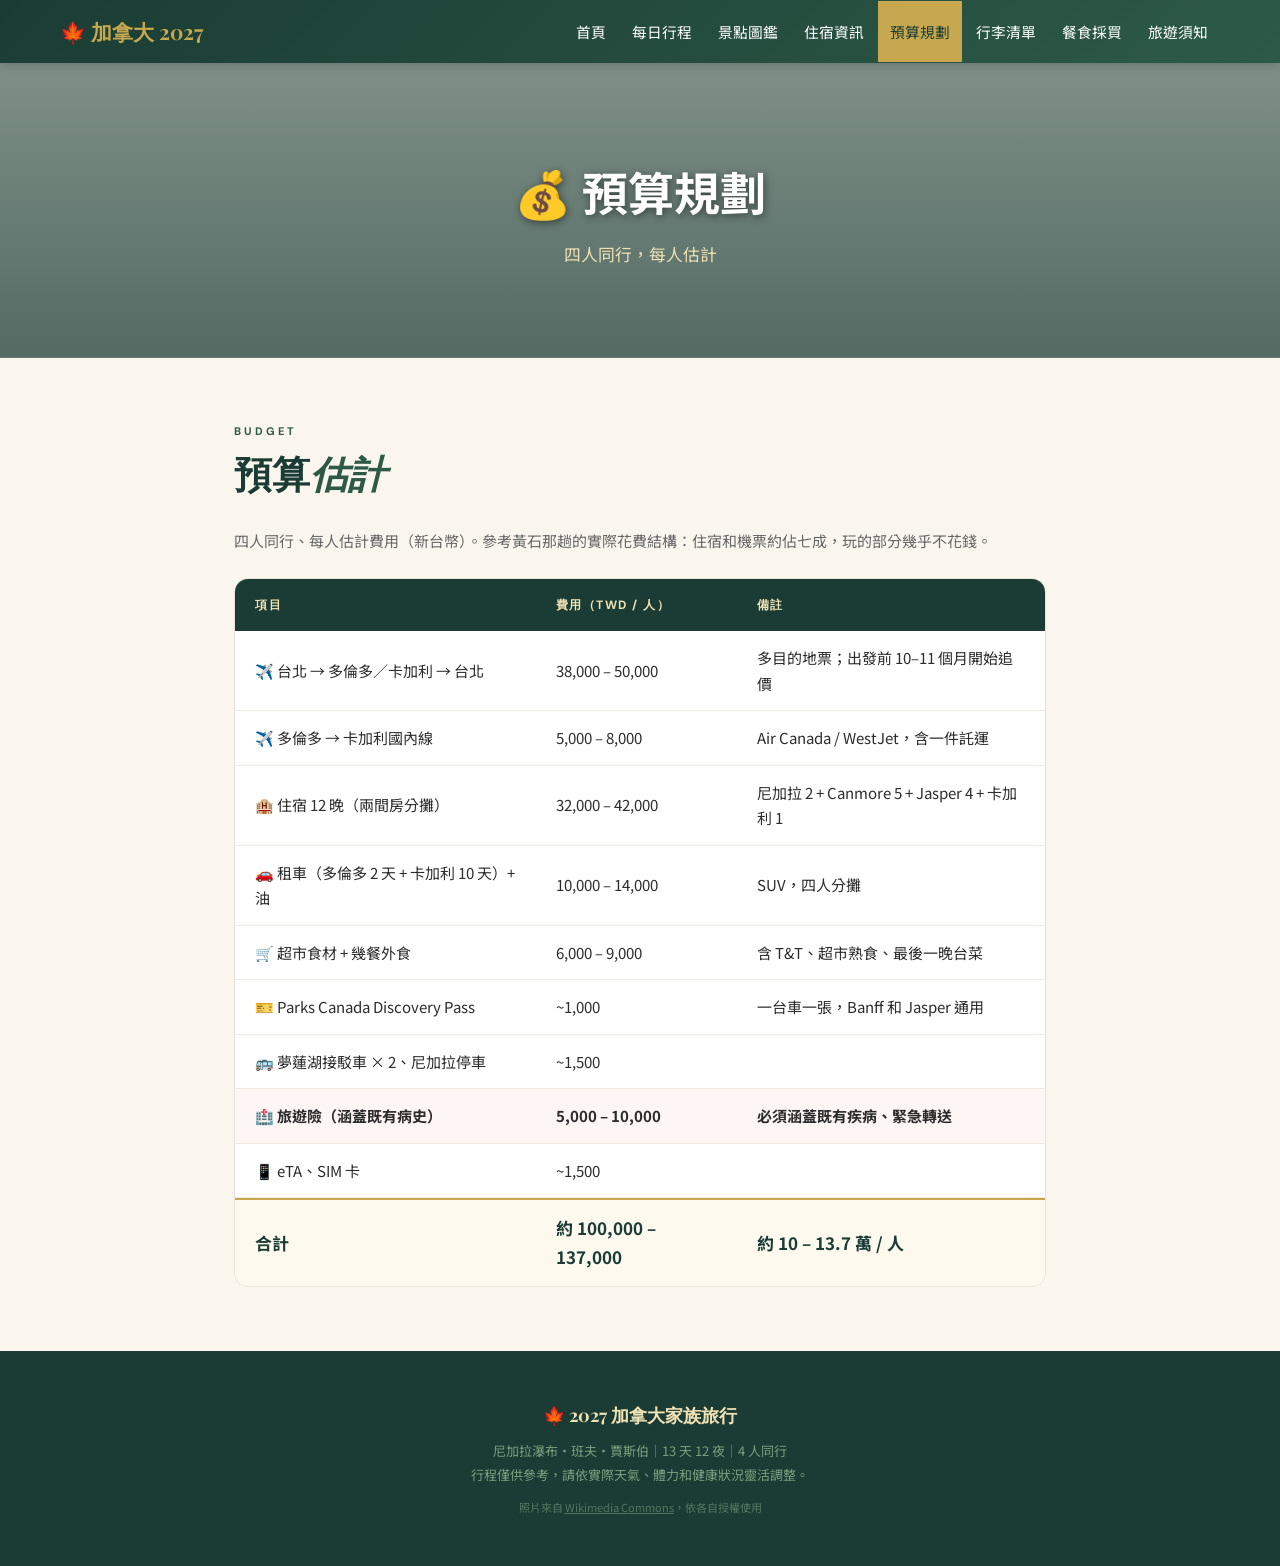
<file: budget.html>
<!DOCTYPE html>
<html lang="zh-Hant">
<head>
<meta charset="UTF-8">
<meta name="viewport" content="width=device-width, initial-scale=1.0">
<title>預算規劃｜2027 加拿大</title>
<link href="https://fonts.googleapis.com/css2?family=Playfair+Display:wght@400;700;900&family=Noto+Sans+TC:wght@300;400;500;700&family=DM+Sans:wght@400;500;700&display=swap" rel="stylesheet">
<link rel="stylesheet" href="assets/css/main.css?v=4">

</head>
<body>
<nav><div class="nav-container">
  <a href="index.html" class="nav-logo">🍁 加拿大 2027</a>
  <div class="hamburger" onclick="toggleMenu()"><span></span><span></span><span></span></div>
  <ul class="nav-menu" id="navMenu"><li><a href="index.html">首頁</a></li><li><a href="itinerary.html">每日行程</a></li><li><a href="attractions.html">景點圖鑑</a></li><li><a href="accommodation.html">住宿資訊</a></li><li><a href="budget.html" class="active">預算規劃</a></li><li><a href="packing.html">行李清單</a></li><li><a href="shopping.html">餐食採買</a></li><li><a href="tips.html">旅遊須知</a></li></ul>
</div></nav>
<section class="page-header" style="background-image:linear-gradient(rgba(26,60,52,.55),rgba(26,60,52,.75)),url('https://commons.wikimedia.org/wiki/Special:FilePath/Bow_Lake_--_Icefields_Parkway_Banff_National_Park_Alberta_September_2019_%2849410943358%29.jpg?width=1600')">
  <h1>💰 預算規劃</h1><p>四人同行，每人估計</p></section>
<div class="content-wrap">
<section>
  <div class="section-label">Budget</div>
  <div class="section-title">預算<em>估計</em></div>
  <p class="lead">四人同行、每人估計費用（新台幣）。參考黃石那趟的實際花費結構：住宿和機票約佔七成，玩的部分幾乎不花錢。</p>
  <table class="budget-table">
    <thead>
      <tr><th>項目</th><th>費用（TWD / 人）</th><th>備註</th></tr>
    </thead>
    <tbody>
      <tr><td>✈️ 台北 → 多倫多／卡加利 → 台北</td><td>38,000 – 50,000</td><td>多目的地票；出發前 10–11 個月開始追價</td></tr>
      <tr><td>✈️ 多倫多 → 卡加利國內線</td><td>5,000 – 8,000</td><td>Air Canada / WestJet，含一件託運</td></tr>
      <tr><td>🏨 住宿 12 晚（兩間房分攤）</td><td>32,000 – 42,000</td><td>尼加拉 2 + Canmore 5 + Jasper 4 + 卡加利 1</td></tr>
      <tr><td>🚗 租車（多倫多 2 天 + 卡加利 10 天）+ 油</td><td>10,000 – 14,000</td><td>SUV，四人分攤</td></tr>
      <tr><td>🛒 超市食材 + 幾餐外食</td><td>6,000 – 9,000</td><td>含 T&T、超市熟食、最後一晚台菜</td></tr>
      <tr><td>🎫 Parks Canada Discovery Pass</td><td>~1,000</td><td>一台車一張，Banff 和 Jasper 通用</td></tr>
      <tr><td>🚌 夢蓮湖接駁車 × 2、尼加拉停車</td><td>~1,500</td><td></td></tr>
      <tr style="background:#fef5f5;"><td><strong>🏥 旅遊險（涵蓋既有病史）</strong></td><td><strong>5,000 – 10,000</strong></td><td><strong>必須涵蓋既有疾病、緊急轉送</strong></td></tr>
      <tr><td>📱 eTA、SIM 卡</td><td>~1,500</td><td></td></tr>
      <tr class="total-row"><td>合計</td><td>約 100,000 – 137,000</td><td>約 10 – 13.7 萬 / 人</td></tr>
    </tbody>
  </table>
</section>
</div>
<div class="footer">
  <strong>🍁 2027 加拿大家族旅行</strong>
  尼加拉瀑布・班夫・賈斯伯｜13 天 12 夜｜4 人同行<br>
  行程僅供參考，請依實際天氣、體力和健康狀況靈活調整。<br>
  <span style="opacity:0.6; font-size:11px; margin-top:12px; display:block;">照片來自 <a href="attractions.html#credits" style="color:inherit">Wikimedia Commons</a>，依各自授權使用</span>
</div>
<script>function toggleMenu(){document.getElementById('navMenu').classList.toggle('active');}</script>
</body>
</html>
</file>
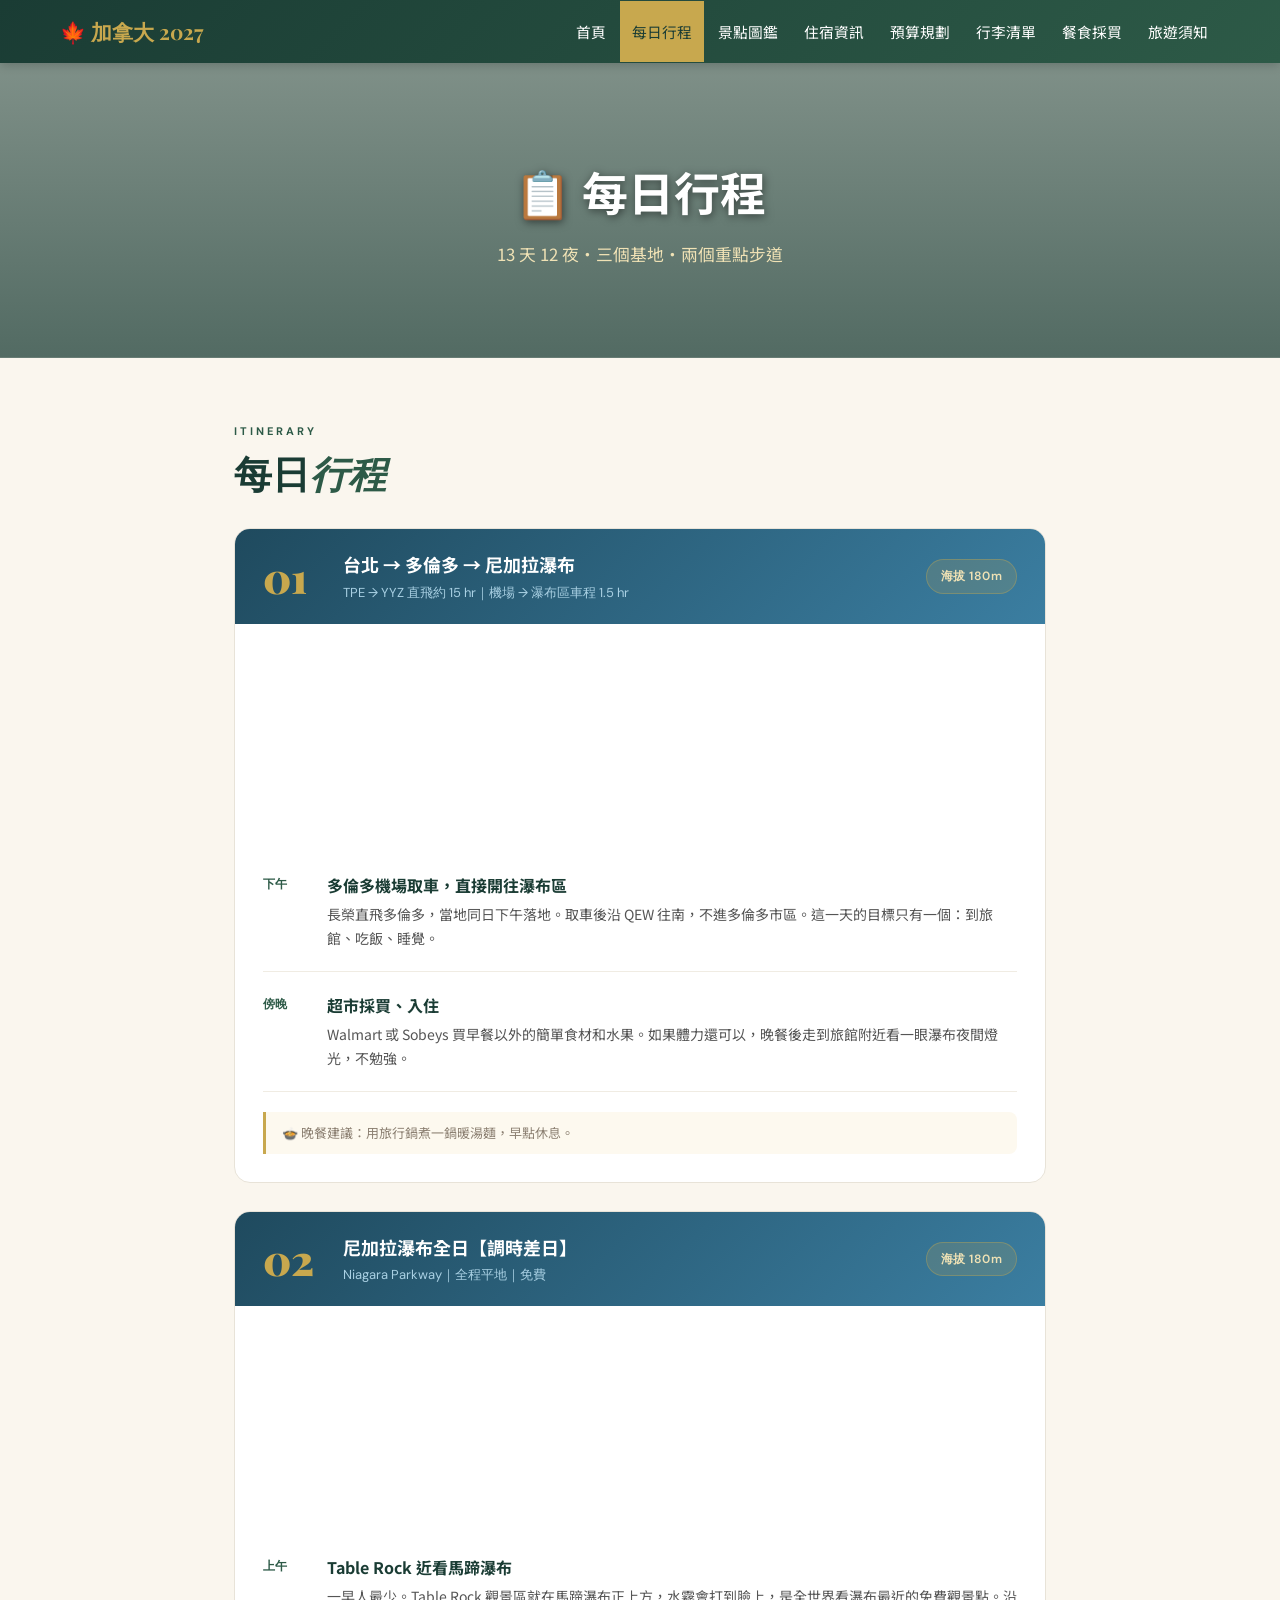
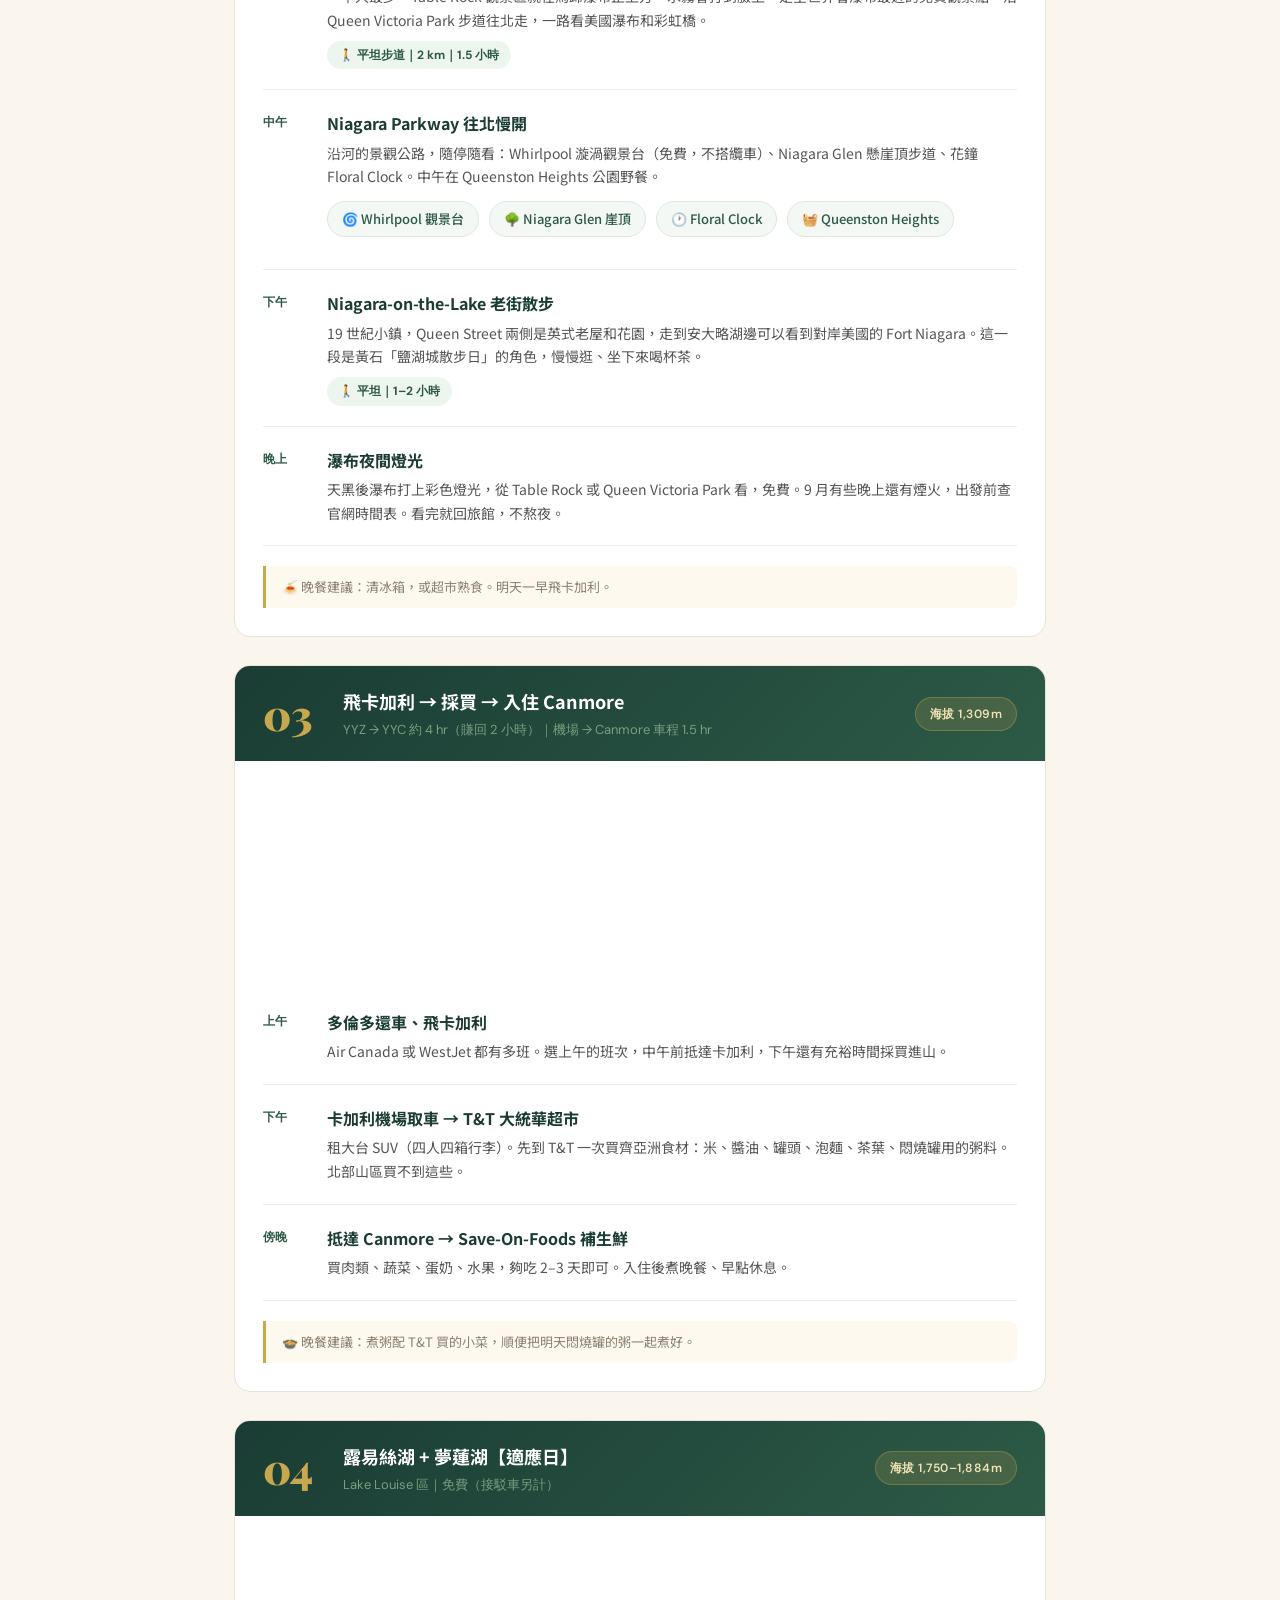
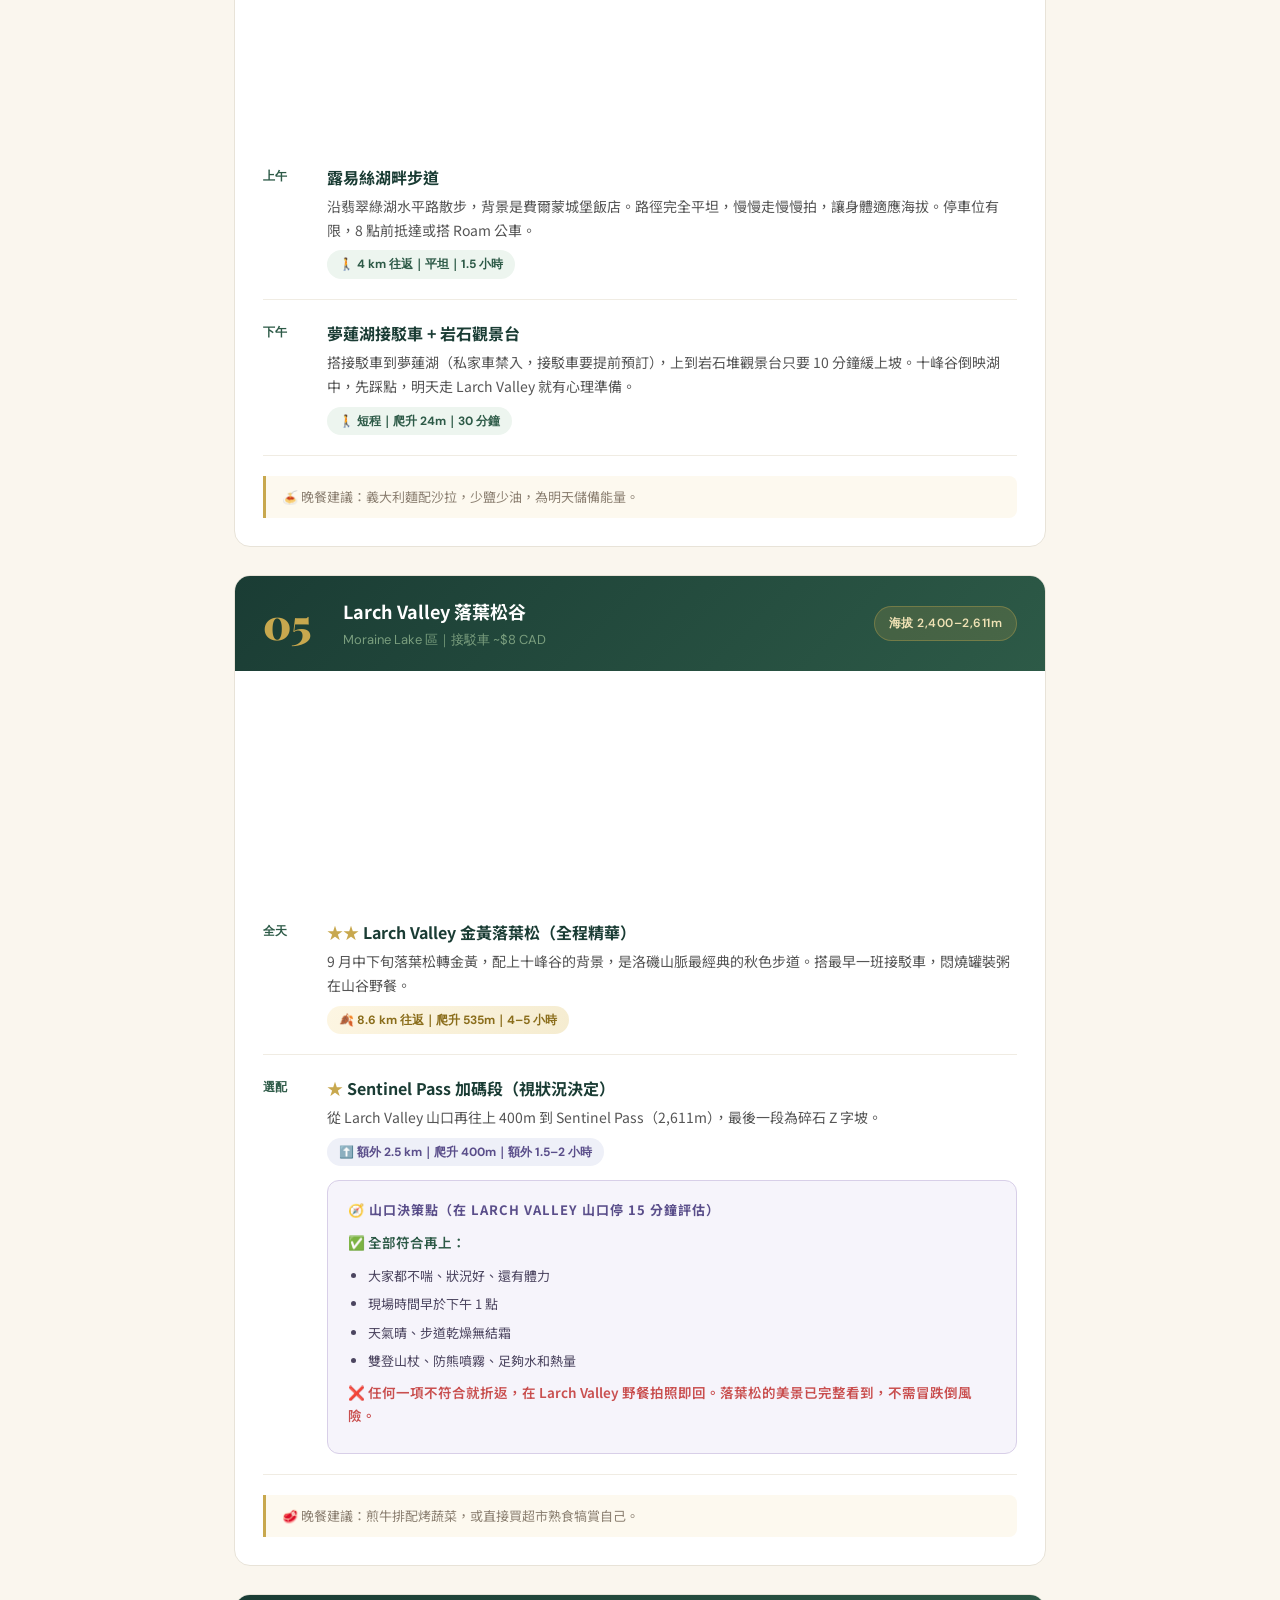
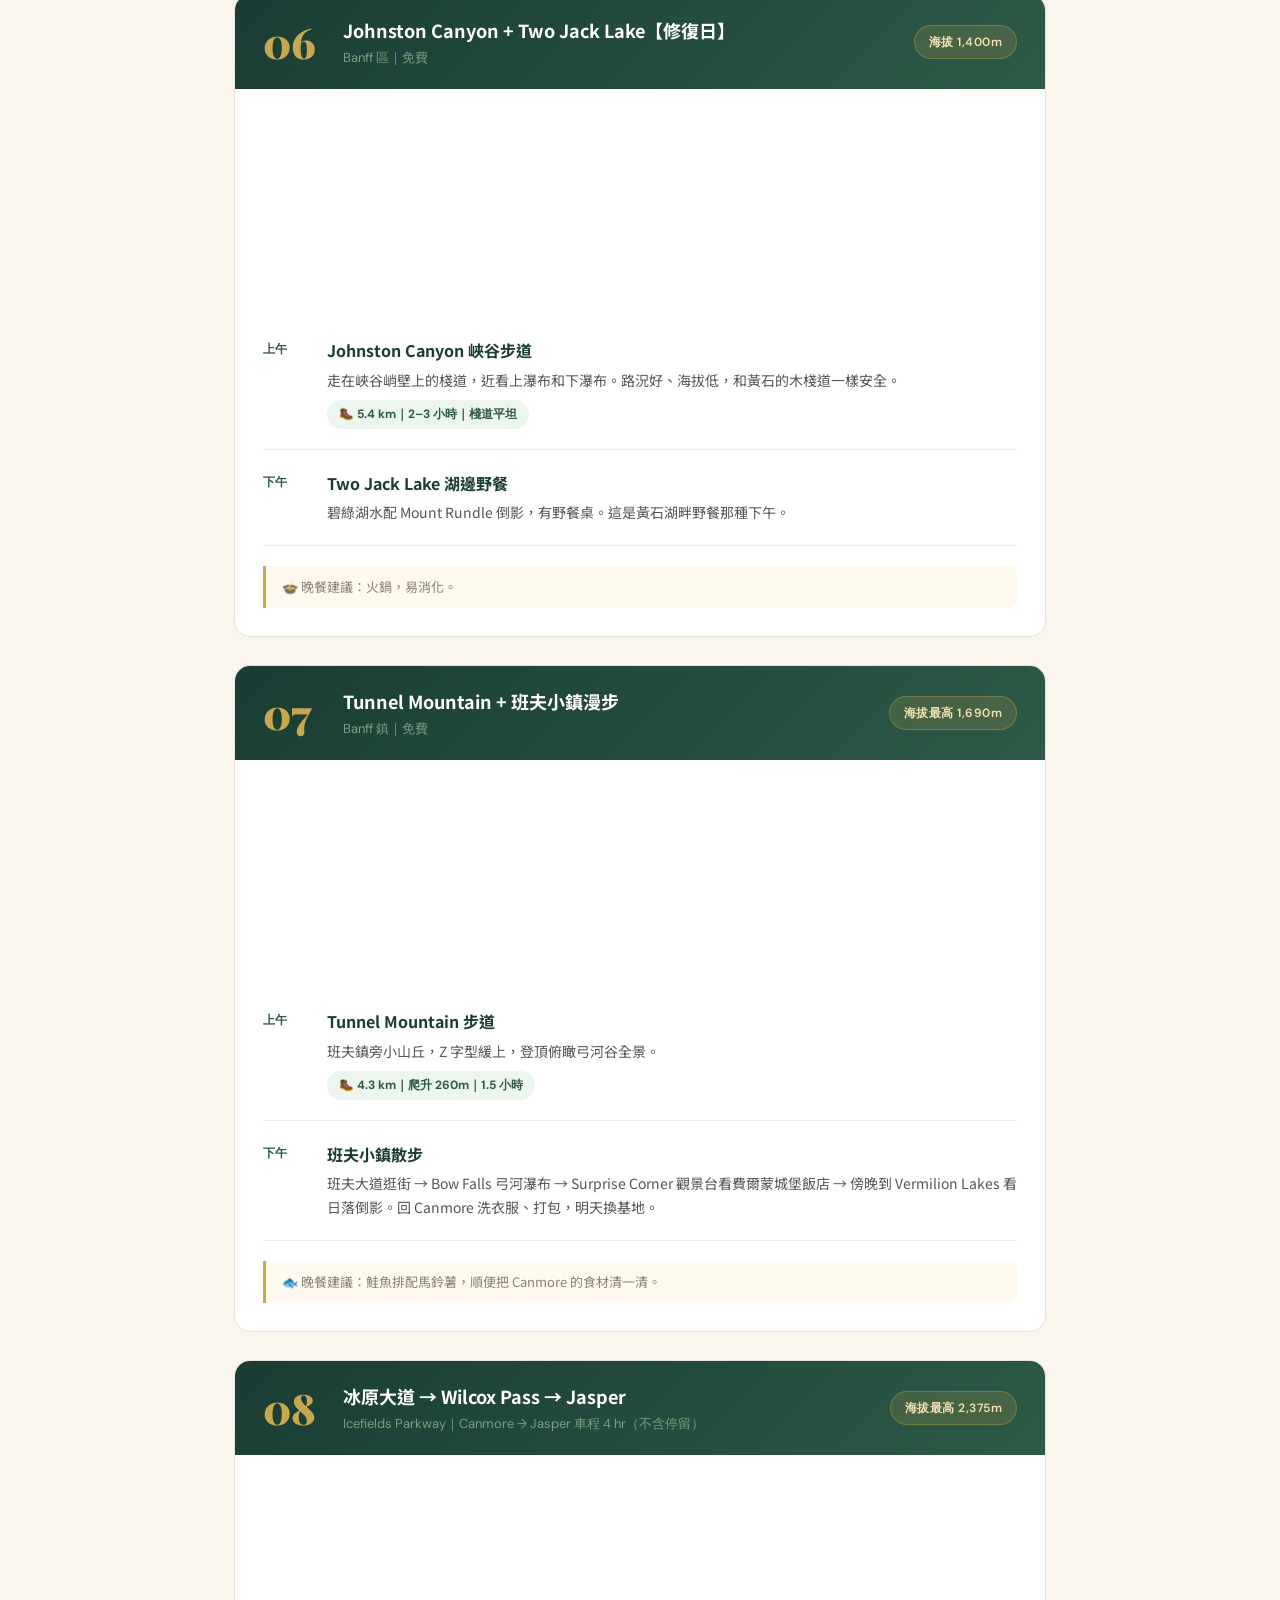
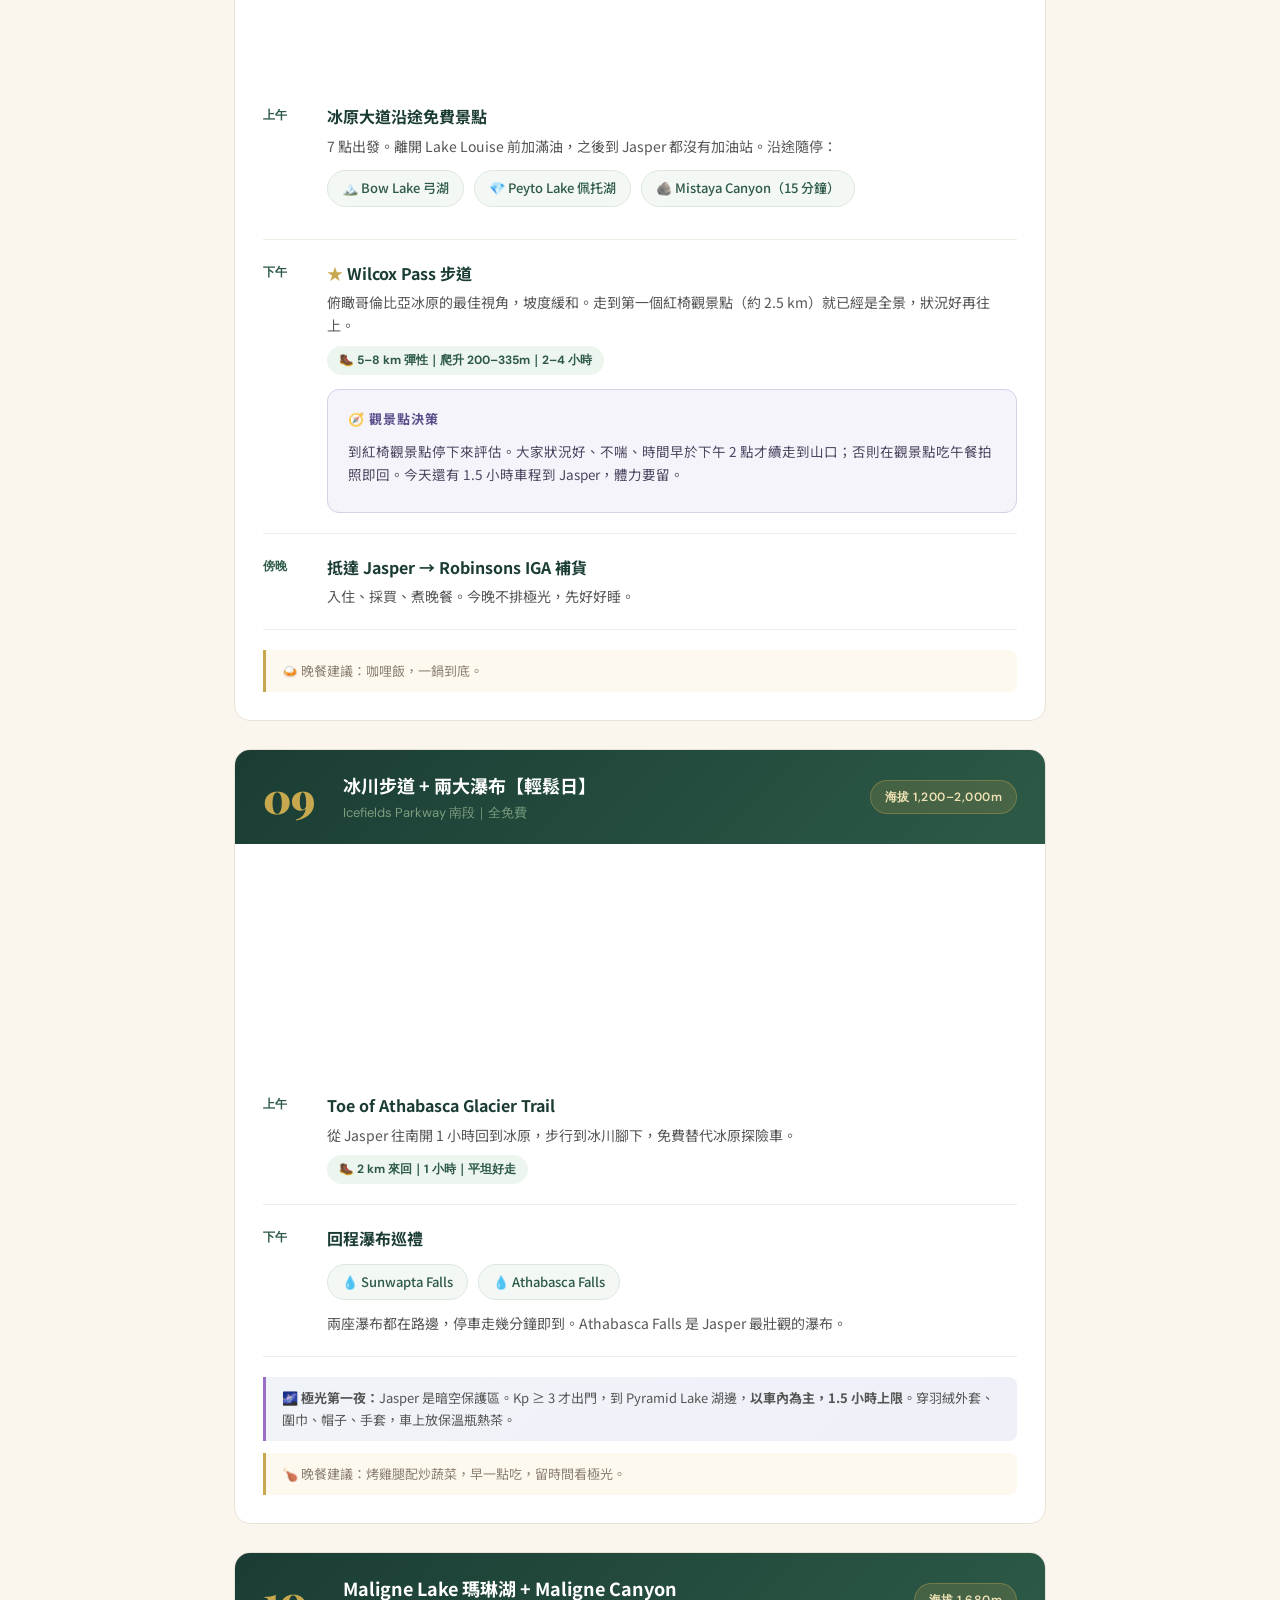
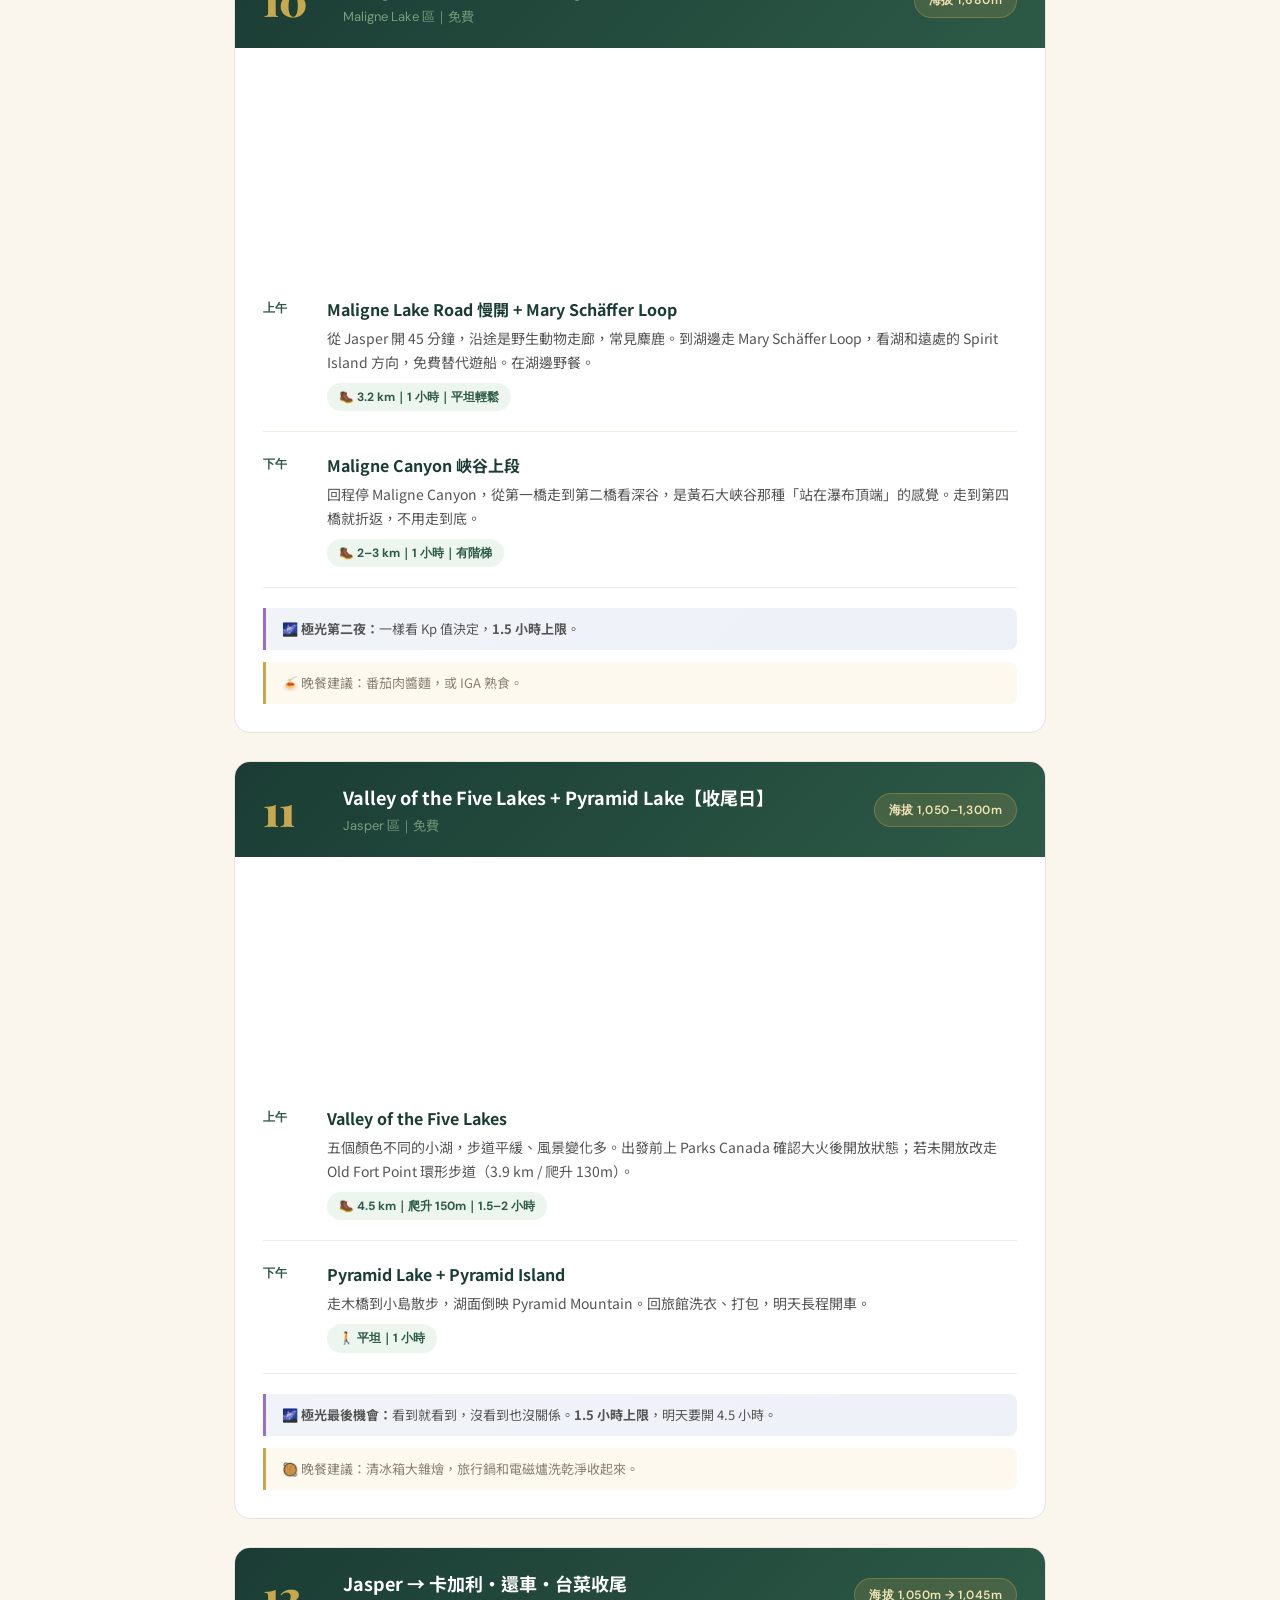
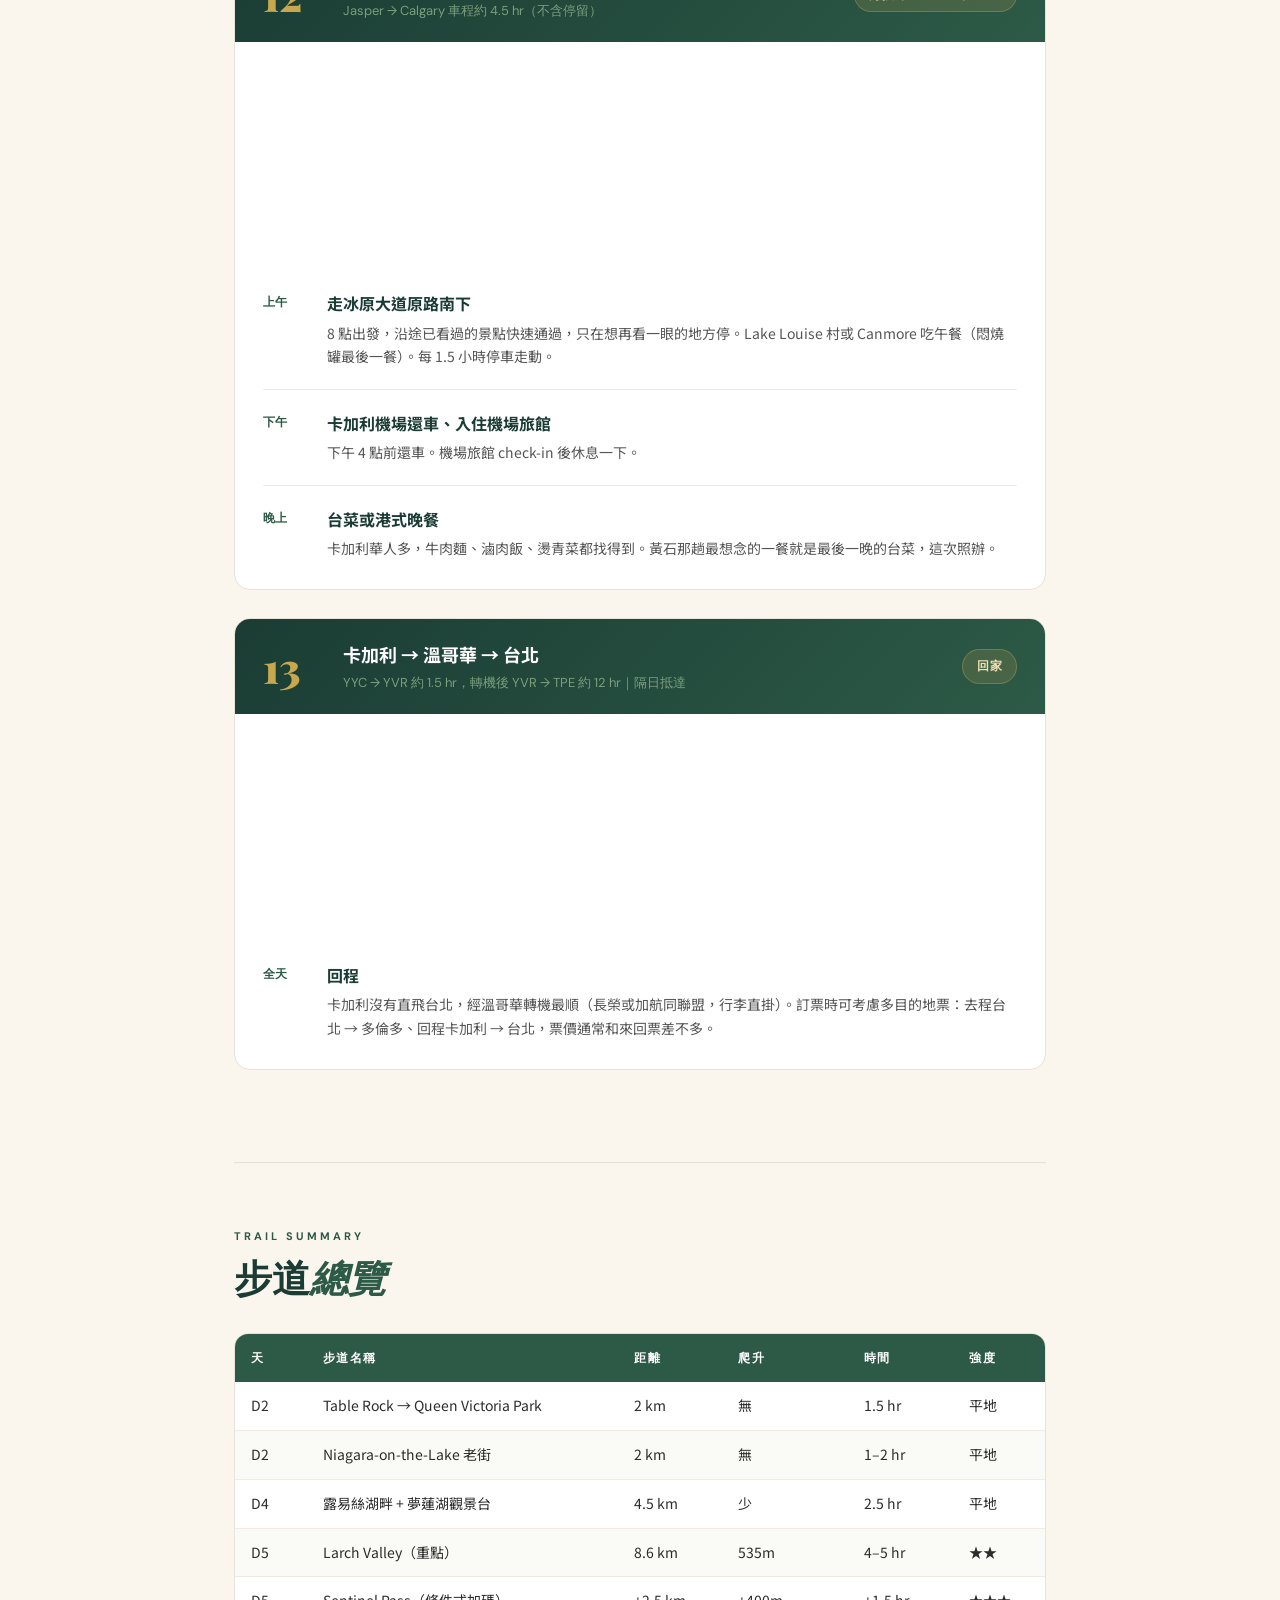
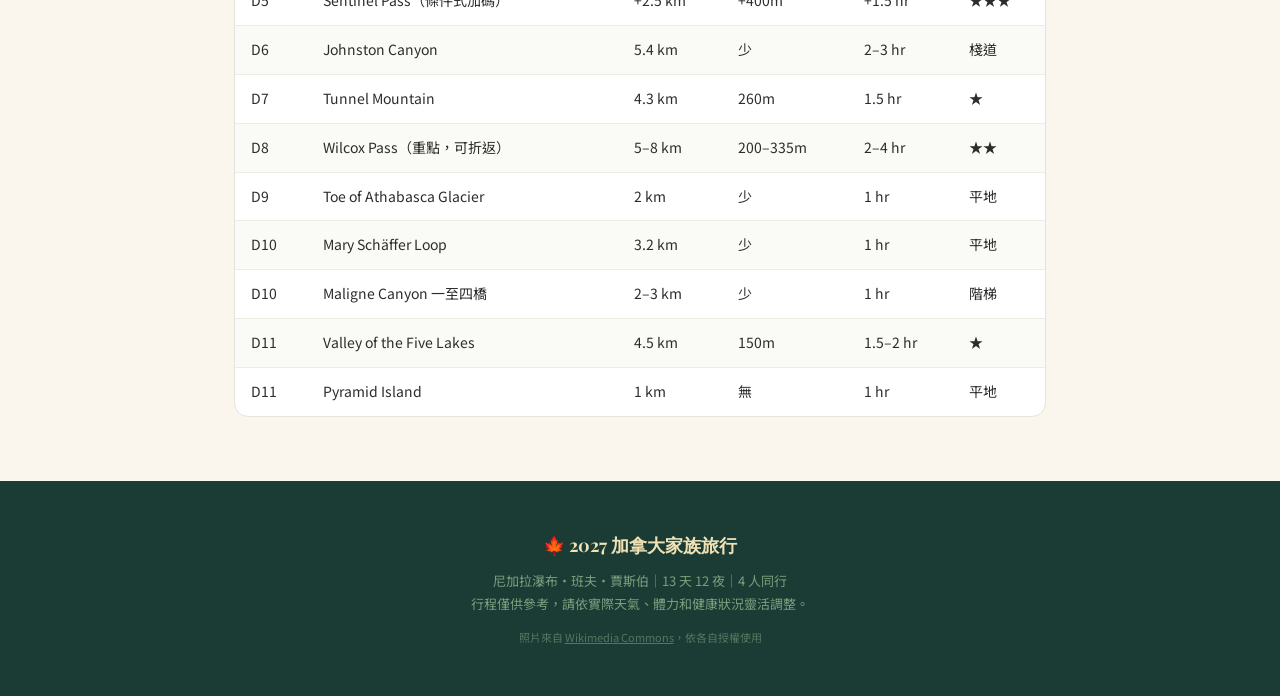
<file: itinerary.html>
<!DOCTYPE html>
<html lang="zh-Hant">
<head>
<meta charset="UTF-8">
<meta name="viewport" content="width=device-width, initial-scale=1.0">
<title>每日行程｜2027 加拿大</title>
<link href="https://fonts.googleapis.com/css2?family=Playfair+Display:wght@400;700;900&family=Noto+Sans+TC:wght@300;400;500;700&family=DM+Sans:wght@400;500;700&display=swap" rel="stylesheet">
<link rel="stylesheet" href="assets/css/main.css?v=4">

</head>
<body>
<nav><div class="nav-container">
  <a href="index.html" class="nav-logo">🍁 加拿大 2027</a>
  <div class="hamburger" onclick="toggleMenu()"><span></span><span></span><span></span></div>
  <ul class="nav-menu" id="navMenu"><li><a href="index.html">首頁</a></li><li><a href="itinerary.html" class="active">每日行程</a></li><li><a href="attractions.html">景點圖鑑</a></li><li><a href="accommodation.html">住宿資訊</a></li><li><a href="budget.html">預算規劃</a></li><li><a href="packing.html">行李清單</a></li><li><a href="shopping.html">餐食採買</a></li><li><a href="tips.html">旅遊須知</a></li></ul>
</div></nav>
<section class="page-header" style="background-image:linear-gradient(rgba(26,60,52,.55),rgba(26,60,52,.75)),url('https://commons.wikimedia.org/wiki/Special:FilePath/Sentinel_Pass_-_Larch_Valley_%2815809969418%29.jpg?width=1600')">
  <h1>📋 每日行程</h1><p>13 天 12 夜・三個基地・兩個重點步道</p></section>
<div class="content-wrap">
<section>
  <div class="section-label">Itinerary</div>
  <div class="section-title">每日<em>行程</em></div>

  <!-- DAY 1 -->
  <div class="day-card">
    <div class="day-header water">
      <div class="day-num">01</div>
      <div class="day-info">
        <h3>台北 → 多倫多 → 尼加拉瀑布</h3>
        <div class="subtitle">TPE → YYZ 直飛約 15 hr｜機場 → 瀑布區車程 1.5 hr</div>
      </div>
      <div class="day-elevation">海拔 180m</div>
    </div>
    <div class="day-photo" style="background-image:url('https://commons.wikimedia.org/wiki/Special:FilePath/Rainbow_At_Horseshoe_Falls_View_from_Niagara_River_Parkway_Niagara_Falls_Ontario_Canada.jpg?width=1200')"></div>
    <div class="day-body">
      <div class="activity">
        <div class="activity-time">下午</div>
        <div class="activity-content">
          <h4>多倫多機場取車，直接開往瀑布區</h4>
          <p>長榮直飛多倫多，當地同日下午落地。取車後沿 QEW 往南，不進多倫多市區。這一天的目標只有一個：到旅館、吃飯、睡覺。</p>
        </div>
      </div>
      <div class="activity">
        <div class="activity-time">傍晚</div>
        <div class="activity-content">
          <h4>超市採買、入住</h4>
          <p>Walmart 或 Sobeys 買早餐以外的簡單食材和水果。如果體力還可以，晚餐後走到旅館附近看一眼瀑布夜間燈光，不勉強。</p>
        </div>
      </div>
      <div class="dinner-note">🍲 晚餐建議：用旅行鍋煮一鍋暖湯麵，早點休息。</div>
    </div>
  </div>

  <!-- DAY 2 -->
  <div class="day-card">
    <div class="day-header water">
      <div class="day-num">02</div>
      <div class="day-info">
        <h3>尼加拉瀑布全日【調時差日】</h3>
        <div class="subtitle">Niagara Parkway｜全程平地｜免費</div>
      </div>
      <div class="day-elevation">海拔 180m</div>
    </div>
    <div class="day-photo" style="background-image:url('https://commons.wikimedia.org/wiki/Special:FilePath/Niagara_Falls_illuminated_March_11%2C_2024.jpg?width=1200')"></div>
    <div class="day-body">
      <div class="activity">
        <div class="activity-time">上午</div>
        <div class="activity-content">
          <h4>Table Rock 近看馬蹄瀑布</h4>
          <p>一早人最少。Table Rock 觀景區就在馬蹄瀑布正上方，水霧會打到臉上，是全世界看瀑布最近的免費觀景點。沿 Queen Victoria Park 步道往北走，一路看美國瀑布和彩虹橋。</p>
          <div class="trail-badge">🚶 平坦步道｜2 km｜1.5 小時</div>
        </div>
      </div>
      <div class="activity">
        <div class="activity-time">中午</div>
        <div class="activity-content">
          <h4>Niagara Parkway 往北慢開</h4>
          <p>沿河的景觀公路，隨停隨看：Whirlpool 漩渦觀景台（免費，不搭纜車）、Niagara Glen 懸崖頂步道、花鐘 Floral Clock。中午在 Queenston Heights 公園野餐。</p>
          <div class="scenic-stops">
            <span class="scenic-tag">🌀 Whirlpool 觀景台</span>
            <span class="scenic-tag">🌳 Niagara Glen 崖頂</span>
            <span class="scenic-tag">🕐 Floral Clock</span>
            <span class="scenic-tag">🧺 Queenston Heights</span>
          </div>
        </div>
      </div>
      <div class="activity">
        <div class="activity-time">下午</div>
        <div class="activity-content">
          <h4>Niagara-on-the-Lake 老街散步</h4>
          <p>19 世紀小鎮，Queen Street 兩側是英式老屋和花園，走到安大略湖邊可以看到對岸美國的 Fort Niagara。這一段是黃石「鹽湖城散步日」的角色，慢慢逛、坐下來喝杯茶。</p>
          <div class="trail-badge">🚶 平坦｜1–2 小時</div>
        </div>
      </div>
      <div class="activity">
        <div class="activity-time">晚上</div>
        <div class="activity-content">
          <h4>瀑布夜間燈光</h4>
          <p>天黑後瀑布打上彩色燈光，從 Table Rock 或 Queen Victoria Park 看，免費。9 月有些晚上還有煙火，出發前查官網時間表。看完就回旅館，不熬夜。</p>
        </div>
      </div>
      <div class="dinner-note">🍝 晚餐建議：清冰箱，或超市熟食。明天一早飛卡加利。</div>
    </div>
  </div>

  <!-- DAY 3 -->
  <div class="day-card">
    <div class="day-header">
      <div class="day-num">03</div>
      <div class="day-info">
        <h3>飛卡加利 → 採買 → 入住 Canmore</h3>
        <div class="subtitle">YYZ → YYC 約 4 hr（賺回 2 小時）｜機場 → Canmore 車程 1.5 hr</div>
      </div>
      <div class="day-elevation">海拔 1,309m</div>
    </div>
    <div class="day-photo" style="background-image:url('https://commons.wikimedia.org/wiki/Special:FilePath/Three_Sisters_Mountains_Canmore%2C_Alberta%2C_Canada.jpg?width=1200')"></div>
    <div class="day-body">
      <div class="activity">
        <div class="activity-time">上午</div>
        <div class="activity-content">
          <h4>多倫多還車、飛卡加利</h4>
          <p>Air Canada 或 WestJet 都有多班。選上午的班次，中午前抵達卡加利，下午還有充裕時間採買進山。</p>
        </div>
      </div>
      <div class="activity">
        <div class="activity-time">下午</div>
        <div class="activity-content">
          <h4>卡加利機場取車 → T&T 大統華超市</h4>
          <p>租大台 SUV（四人四箱行李）。先到 T&T 一次買齊亞洲食材：米、醬油、罐頭、泡麵、茶葉、悶燒罐用的粥料。北部山區買不到這些。</p>
        </div>
      </div>
      <div class="activity">
        <div class="activity-time">傍晚</div>
        <div class="activity-content">
          <h4>抵達 Canmore → Save-On-Foods 補生鮮</h4>
          <p>買肉類、蔬菜、蛋奶、水果，夠吃 2–3 天即可。入住後煮晚餐、早點休息。</p>
        </div>
      </div>
      <div class="dinner-note">🍲 晚餐建議：煮粥配 T&T 買的小菜，順便把明天悶燒罐的粥一起煮好。</div>
    </div>
  </div>

  <!-- DAY 4 -->
  <div class="day-card">
    <div class="day-header">
      <div class="day-num">04</div>
      <div class="day-info">
        <h3>露易絲湖 + 夢蓮湖【適應日】</h3>
        <div class="subtitle">Lake Louise 區｜免費（接駁車另計）</div>
      </div>
      <div class="day-elevation">海拔 1,750–1,884m</div>
    </div>
    <div class="day-photo" style="background-image:url('https://commons.wikimedia.org/wiki/Special:FilePath/Lake_Louise_and_Chateau%2C_as_seen_from_Fairmont_Lookout_20240822_1.jpg?width=1200')"></div>
    <div class="day-body">
      <div class="activity">
        <div class="activity-time">上午</div>
        <div class="activity-content">
          <h4>露易絲湖畔步道</h4>
          <p>沿翡翠綠湖水平路散步，背景是費爾蒙城堡飯店。路徑完全平坦，慢慢走慢慢拍，讓身體適應海拔。停車位有限，8 點前抵達或搭 Roam 公車。</p>
          <div class="trail-badge">🚶 4 km 往返｜平坦｜1.5 小時</div>
        </div>
      </div>
      <div class="activity">
        <div class="activity-time">下午</div>
        <div class="activity-content">
          <h4>夢蓮湖接駁車 + 岩石觀景台</h4>
          <p>搭接駁車到夢蓮湖（私家車禁入，接駁車要提前預訂），上到岩石堆觀景台只要 10 分鐘緩上坡。十峰谷倒映湖中，先踩點，明天走 Larch Valley 就有心理準備。</p>
          <div class="trail-badge">🚶 短程｜爬升 24m｜30 分鐘</div>
        </div>
      </div>
      <div class="dinner-note">🍝 晚餐建議：義大利麵配沙拉，少鹽少油，為明天儲備能量。</div>
    </div>
  </div>

  <!-- DAY 5 -->
  <div class="day-card">
    <div class="day-header">
      <div class="day-num">05</div>
      <div class="day-info">
        <h3>Larch Valley 落葉松谷</h3>
        <div class="subtitle">Moraine Lake 區｜接駁車 ~$8 CAD</div>
      </div>
      <div class="day-elevation">海拔 2,400–2,611m</div>
    </div>
    <div class="day-photo" style="background-image:url('https://commons.wikimedia.org/wiki/Special:FilePath/Sentinel_Pass_-_Larch_Valley_%2815809969418%29.jpg?width=1200')"></div>
    <div class="day-body">
      <div class="activity">
        <div class="activity-time">全天</div>
        <div class="activity-content">
          <h4><span class="star">★★</span> Larch Valley 金黃落葉松（全程精華）</h4>
          <p>9 月中下旬落葉松轉金黃，配上十峰谷的背景，是洛磯山脈最經典的秋色步道。搭最早一班接駁車，悶燒罐裝粥在山谷野餐。</p>
          <div class="trail-badge highlight">🍂 8.6 km 往返｜爬升 535m｜4–5 小時</div>
        </div>
      </div>
      <div class="activity">
        <div class="activity-time">選配</div>
        <div class="activity-content">
          <h4><span class="star">★</span> Sentinel Pass 加碼段（視狀況決定）</h4>
          <p>從 Larch Valley 山口再往上 400m 到 Sentinel Pass（2,611m），最後一段為碎石 Z 字坡。</p>
          <div class="trail-badge optional">⬆️ 額外 2.5 km｜爬升 400m｜額外 1.5–2 小時</div>
          <div class="decision-box">
            <div class="dec-title">🧭 山口決策點（在 Larch Valley 山口停 15 分鐘評估）</div>
            <p class="go-criteria">✅ 全部符合再上：</p>
            <ul>
              <li>大家都不喘、狀況好、還有體力</li>
              <li>現場時間早於下午 1 點</li>
              <li>天氣晴、步道乾燥無結霜</li>
              <li>雙登山杖、防熊噴霧、足夠水和熱量</li>
            </ul>
            <p class="no-go">❌ 任何一項不符合就折返，在 Larch Valley 野餐拍照即回。落葉松的美景已完整看到，不需冒跌倒風險。</p>
          </div>
        </div>
      </div>
      <div class="dinner-note">🥩 晚餐建議：煎牛排配烤蔬菜，或直接買超市熟食犒賞自己。</div>
    </div>
  </div>

  <!-- DAY 6 -->
  <div class="day-card">
    <div class="day-header">
      <div class="day-num">06</div>
      <div class="day-info">
        <h3>Johnston Canyon + Two Jack Lake【修復日】</h3>
        <div class="subtitle">Banff 區｜免費</div>
      </div>
      <div class="day-elevation">海拔 1,400m</div>
    </div>
    <div class="day-photo" style="background-image:url('https://commons.wikimedia.org/wiki/Special:FilePath/Johnston_Canyon%2C_Banff_National_Park%2C_Alberta%2C_2025-07-12_02.jpg?width=1200')"></div>
    <div class="day-body">
      <div class="activity">
        <div class="activity-time">上午</div>
        <div class="activity-content">
          <h4>Johnston Canyon 峽谷步道</h4>
          <p>走在峽谷峭壁上的棧道，近看上瀑布和下瀑布。路況好、海拔低，和黃石的木棧道一樣安全。</p>
          <div class="trail-badge">🥾 5.4 km｜2–3 小時｜棧道平坦</div>
        </div>
      </div>
      <div class="activity">
        <div class="activity-time">下午</div>
        <div class="activity-content">
          <h4>Two Jack Lake 湖邊野餐</h4>
          <p>碧綠湖水配 Mount Rundle 倒影，有野餐桌。這是黃石湖畔野餐那種下午。</p>
        </div>
      </div>
      <div class="dinner-note">🍲 晚餐建議：火鍋，易消化。</div>
    </div>
  </div>

  <!-- DAY 7 -->
  <div class="day-card">
    <div class="day-header">
      <div class="day-num">07</div>
      <div class="day-info">
        <h3>Tunnel Mountain + 班夫小鎮漫步</h3>
        <div class="subtitle">Banff 鎮｜免費</div>
      </div>
      <div class="day-elevation">海拔最高 1,690m</div>
    </div>
    <div class="day-photo" style="background-image:url('https://commons.wikimedia.org/wiki/Special:FilePath/Rundle_over_Vermillion_-_panoramio.jpg?width=1200')"></div>
    <div class="day-body">
      <div class="activity">
        <div class="activity-time">上午</div>
        <div class="activity-content">
          <h4>Tunnel Mountain 步道</h4>
          <p>班夫鎮旁小山丘，Z 字型緩上，登頂俯瞰弓河谷全景。</p>
          <div class="trail-badge">🥾 4.3 km｜爬升 260m｜1.5 小時</div>
        </div>
      </div>
      <div class="activity">
        <div class="activity-time">下午</div>
        <div class="activity-content">
          <h4>班夫小鎮散步</h4>
          <p>班夫大道逛街 → Bow Falls 弓河瀑布 → Surprise Corner 觀景台看費爾蒙城堡飯店 → 傍晚到 Vermilion Lakes 看日落倒影。回 Canmore 洗衣服、打包，明天換基地。</p>
        </div>
      </div>
      <div class="dinner-note">🐟 晚餐建議：鮭魚排配馬鈴薯，順便把 Canmore 的食材清一清。</div>
    </div>
  </div>

  <!-- DAY 8 -->
  <div class="day-card">
    <div class="day-header">
      <div class="day-num">08</div>
      <div class="day-info">
        <h3>冰原大道 → Wilcox Pass → Jasper</h3>
        <div class="subtitle">Icefields Parkway｜Canmore → Jasper 車程 4 hr（不含停留）</div>
      </div>
      <div class="day-elevation">海拔最高 2,375m</div>
    </div>
    <div class="day-photo" style="background-image:url('https://commons.wikimedia.org/wiki/Special:FilePath/Wilcox_Pass_trail_at_the_Columbia_Icefields_%287897971904%29.jpg?width=1200')"></div>
    <div class="day-body">
      <div class="activity">
        <div class="activity-time">上午</div>
        <div class="activity-content">
          <h4>冰原大道沿途免費景點</h4>
          <p>7 點出發。離開 Lake Louise 前加滿油，之後到 Jasper 都沒有加油站。沿途隨停：</p>
          <div class="scenic-stops">
            <span class="scenic-tag">🏔️ Bow Lake 弓湖</span>
            <span class="scenic-tag">💎 Peyto Lake 佩托湖</span>
            <span class="scenic-tag">🪨 Mistaya Canyon（15 分鐘）</span>
          </div>
        </div>
      </div>
      <div class="activity">
        <div class="activity-time">下午</div>
        <div class="activity-content">
          <h4><span class="star">★</span> Wilcox Pass 步道</h4>
          <p>俯瞰哥倫比亞冰原的最佳視角，坡度緩和。走到第一個紅椅觀景點（約 2.5 km）就已經是全景，狀況好再往上。</p>
          <div class="trail-badge">🥾 5–8 km 彈性｜爬升 200–335m｜2–4 小時</div>
          <div class="decision-box">
            <div class="dec-title">🧭 觀景點決策</div>
            <p>到紅椅觀景點停下來評估。大家狀況好、不喘、時間早於下午 2 點才續走到山口；否則在觀景點吃午餐拍照即回。今天還有 1.5 小時車程到 Jasper，體力要留。</p>
          </div>
        </div>
      </div>
      <div class="activity">
        <div class="activity-time">傍晚</div>
        <div class="activity-content">
          <h4>抵達 Jasper → Robinsons IGA 補貨</h4>
          <p>入住、採買、煮晚餐。今晚不排極光，先好好睡。</p>
        </div>
      </div>
      <div class="dinner-note">🍛 晚餐建議：咖哩飯，一鍋到底。</div>
    </div>
  </div>

  <!-- DAY 9 -->
  <div class="day-card">
    <div class="day-header">
      <div class="day-num">09</div>
      <div class="day-info">
        <h3>冰川步道 + 兩大瀑布【輕鬆日】</h3>
        <div class="subtitle">Icefields Parkway 南段｜全免費</div>
      </div>
      <div class="day-elevation">海拔 1,200–2,000m</div>
    </div>
    <div class="day-photo" style="background-image:url('https://commons.wikimedia.org/wiki/Special:FilePath/Athabasca_Falls%2C_Jasper_National_Park_01.jpg?width=1200')"></div>
    <div class="day-body">
      <div class="activity">
        <div class="activity-time">上午</div>
        <div class="activity-content">
          <h4>Toe of Athabasca Glacier Trail</h4>
          <p>從 Jasper 往南開 1 小時回到冰原，步行到冰川腳下，免費替代冰原探險車。</p>
          <div class="trail-badge">🥾 2 km 來回｜1 小時｜平坦好走</div>
        </div>
      </div>
      <div class="activity">
        <div class="activity-time">下午</div>
        <div class="activity-content">
          <h4>回程瀑布巡禮</h4>
          <div class="scenic-stops">
            <span class="scenic-tag">💧 Sunwapta Falls</span>
            <span class="scenic-tag">💧 Athabasca Falls</span>
          </div>
          <p style="margin-top:8px">兩座瀑布都在路邊，停車走幾分鐘即到。Athabasca Falls 是 Jasper 最壯觀的瀑布。</p>
        </div>
      </div>
      <div class="aurora-note">
        🌌 <strong>極光第一夜：</strong>Jasper 是暗空保護區。Kp ≥ 3 才出門，到 Pyramid Lake 湖邊，<strong>以車內為主，1.5 小時上限</strong>。穿羽絨外套、圍巾、帽子、手套，車上放保溫瓶熱茶。
      </div>
      <div class="dinner-note">🍗 晚餐建議：烤雞腿配炒蔬菜，早一點吃，留時間看極光。</div>
    </div>
  </div>

  <!-- DAY 10 -->
  <div class="day-card">
    <div class="day-header">
      <div class="day-num">10</div>
      <div class="day-info">
        <h3>Maligne Lake 瑪琳湖 + Maligne Canyon</h3>
        <div class="subtitle">Maligne Lake 區｜免費</div>
      </div>
      <div class="day-elevation">海拔 1,680m</div>
    </div>
    <div class="day-photo" style="background-image:url('https://commons.wikimedia.org/wiki/Special:FilePath/Spirit_Island%2C_Maligne_Lake%2C_Jasper_NP.jpg?width=1200')"></div>
    <div class="day-body">
      <div class="activity">
        <div class="activity-time">上午</div>
        <div class="activity-content">
          <h4>Maligne Lake Road 慢開 + Mary Schäffer Loop</h4>
          <p>從 Jasper 開 45 分鐘，沿途是野生動物走廊，常見麋鹿。到湖邊走 Mary Schäffer Loop，看湖和遠處的 Spirit Island 方向，免費替代遊船。在湖邊野餐。</p>
          <div class="trail-badge">🥾 3.2 km｜1 小時｜平坦輕鬆</div>
        </div>
      </div>
      <div class="activity">
        <div class="activity-time">下午</div>
        <div class="activity-content">
          <h4>Maligne Canyon 峽谷上段</h4>
          <p>回程停 Maligne Canyon，從第一橋走到第二橋看深谷，是黃石大峽谷那種「站在瀑布頂端」的感覺。走到第四橋就折返，不用走到底。</p>
          <div class="trail-badge">🥾 2–3 km｜1 小時｜有階梯</div>
        </div>
      </div>
      <div class="aurora-note">
        🌌 <strong>極光第二夜：</strong>一樣看 Kp 值決定，<strong>1.5 小時上限</strong>。
      </div>
      <div class="dinner-note">🍝 晚餐建議：番茄肉醬麵，或 IGA 熟食。</div>
    </div>
  </div>

  <!-- DAY 11 -->
  <div class="day-card">
    <div class="day-header">
      <div class="day-num">11</div>
      <div class="day-info">
        <h3>Valley of the Five Lakes + Pyramid Lake【收尾日】</h3>
        <div class="subtitle">Jasper 區｜免費</div>
      </div>
      <div class="day-elevation">海拔 1,050–1,300m</div>
    </div>
    <div class="day-photo" style="background-image:url('https://commons.wikimedia.org/wiki/Special:FilePath/Valley_of_the_Five_Lakes_-_No.4_-_Jasper_National_Park.jpg?width=1200')"></div>
    <div class="day-body">
      <div class="activity">
        <div class="activity-time">上午</div>
        <div class="activity-content">
          <h4>Valley of the Five Lakes</h4>
          <p>五個顏色不同的小湖，步道平緩、風景變化多。出發前上 Parks Canada 確認大火後開放狀態；若未開放改走 Old Fort Point 環形步道（3.9 km / 爬升 130m）。</p>
          <div class="trail-badge">🥾 4.5 km｜爬升 150m｜1.5–2 小時</div>
        </div>
      </div>
      <div class="activity">
        <div class="activity-time">下午</div>
        <div class="activity-content">
          <h4>Pyramid Lake + Pyramid Island</h4>
          <p>走木橋到小島散步，湖面倒映 Pyramid Mountain。回旅館洗衣、打包，明天長程開車。</p>
          <div class="trail-badge">🚶 平坦｜1 小時</div>
        </div>
      </div>
      <div class="aurora-note">
        🌌 <strong>極光最後機會：</strong>看到就看到，沒看到也沒關係。<strong>1.5 小時上限</strong>，明天要開 4.5 小時。
      </div>
      <div class="dinner-note">🥘 晚餐建議：清冰箱大雜燴，旅行鍋和電磁爐洗乾淨收起來。</div>
    </div>
  </div>

  <!-- DAY 12 -->
  <div class="day-card">
    <div class="day-header">
      <div class="day-num">12</div>
      <div class="day-info">
        <h3>Jasper → 卡加利・還車・台菜收尾</h3>
        <div class="subtitle">Jasper → Calgary 車程約 4.5 hr（不含停留）</div>
      </div>
      <div class="day-elevation">海拔 1,050m → 1,045m</div>
    </div>
    <div class="day-photo" style="background-image:url('https://commons.wikimedia.org/wiki/Special:FilePath/Calgary_Skyline_from_Prince%27s_Island_Park.jpg?width=1200')"></div>
    <div class="day-body">
      <div class="activity">
        <div class="activity-time">上午</div>
        <div class="activity-content">
          <h4>走冰原大道原路南下</h4>
          <p>8 點出發，沿途已看過的景點快速通過，只在想再看一眼的地方停。Lake Louise 村或 Canmore 吃午餐（悶燒罐最後一餐）。每 1.5 小時停車走動。</p>
        </div>
      </div>
      <div class="activity">
        <div class="activity-time">下午</div>
        <div class="activity-content">
          <h4>卡加利機場還車、入住機場旅館</h4>
          <p>下午 4 點前還車。機場旅館 check-in 後休息一下。</p>
        </div>
      </div>
      <div class="activity">
        <div class="activity-time">晚上</div>
        <div class="activity-content">
          <h4>台菜或港式晚餐</h4>
          <p>卡加利華人多，牛肉麵、滷肉飯、燙青菜都找得到。黃石那趟最想念的一餐就是最後一晚的台菜，這次照辦。</p>
        </div>
      </div>
    </div>
  </div>

  <!-- DAY 13 -->
  <div class="day-card">
    <div class="day-header">
      <div class="day-num">13</div>
      <div class="day-info">
        <h3>卡加利 → 溫哥華 → 台北</h3>
        <div class="subtitle">YYC → YVR 約 1.5 hr，轉機後 YVR → TPE 約 12 hr｜隔日抵達</div>
      </div>
      <div class="day-elevation">回家</div>
    </div>
    <div class="day-photo" style="background-image:url('https://commons.wikimedia.org/wiki/Special:FilePath/Icefields_Parkway_from_the_north_side_of_Parker_Ridge.jpg?width=1200')"></div>
    <div class="day-body">
      <div class="activity">
        <div class="activity-time">全天</div>
        <div class="activity-content">
          <h4>回程</h4>
          <p>卡加利沒有直飛台北，經溫哥華轉機最順（長榮或加航同聯盟，行李直掛）。訂票時可考慮多目的地票：去程台北 → 多倫多、回程卡加利 → 台北，票價通常和來回票差不多。</p>
        </div>
      </div>
    </div>
  </div>
</section><section>
  <div class="section-label">Trail Summary</div>
  <div class="section-title">步道<em>總覽</em></div>
  <table class="trail-table">
    <thead>
      <tr><th>天</th><th>步道名稱</th><th>距離</th><th>爬升</th><th>時間</th><th>強度</th></tr>
    </thead>
    <tbody>
      <tr><td>D2</td><td>Table Rock → Queen Victoria Park</td><td>2 km</td><td>無</td><td>1.5 hr</td><td>平地</td></tr>
      <tr><td>D2</td><td>Niagara-on-the-Lake 老街</td><td>2 km</td><td>無</td><td>1–2 hr</td><td>平地</td></tr>
      <tr><td>D4</td><td>露易絲湖畔 + 夢蓮湖觀景台</td><td>4.5 km</td><td>少</td><td>2.5 hr</td><td>平地</td></tr>
      <tr><td>D5</td><td>Larch Valley（重點）</td><td>8.6 km</td><td>535m</td><td>4–5 hr</td><td>★★</td></tr>
      <tr><td>D5</td><td>Sentinel Pass（條件式加碼）</td><td>+2.5 km</td><td>+400m</td><td>+1.5 hr</td><td>★★★</td></tr>
      <tr><td>D6</td><td>Johnston Canyon</td><td>5.4 km</td><td>少</td><td>2–3 hr</td><td>棧道</td></tr>
      <tr><td>D7</td><td>Tunnel Mountain</td><td>4.3 km</td><td>260m</td><td>1.5 hr</td><td>★</td></tr>
      <tr><td>D8</td><td>Wilcox Pass（重點，可折返）</td><td>5–8 km</td><td>200–335m</td><td>2–4 hr</td><td>★★</td></tr>
      <tr><td>D9</td><td>Toe of Athabasca Glacier</td><td>2 km</td><td>少</td><td>1 hr</td><td>平地</td></tr>
      <tr><td>D10</td><td>Mary Schäffer Loop</td><td>3.2 km</td><td>少</td><td>1 hr</td><td>平地</td></tr>
      <tr><td>D10</td><td>Maligne Canyon 一至四橋</td><td>2–3 km</td><td>少</td><td>1 hr</td><td>階梯</td></tr>
      <tr><td>D11</td><td>Valley of the Five Lakes</td><td>4.5 km</td><td>150m</td><td>1.5–2 hr</td><td>★</td></tr>
      <tr><td>D11</td><td>Pyramid Island</td><td>1 km</td><td>無</td><td>1 hr</td><td>平地</td></tr>
    </tbody>
  </table>
</section>
</div>
<div class="footer">
  <strong>🍁 2027 加拿大家族旅行</strong>
  尼加拉瀑布・班夫・賈斯伯｜13 天 12 夜｜4 人同行<br>
  行程僅供參考，請依實際天氣、體力和健康狀況靈活調整。<br>
  <span style="opacity:0.6; font-size:11px; margin-top:12px; display:block;">照片來自 <a href="attractions.html#credits" style="color:inherit">Wikimedia Commons</a>，依各自授權使用</span>
</div>
<script>function toggleMenu(){document.getElementById('navMenu').classList.toggle('active');}</script>
</body>
</html>
</file>
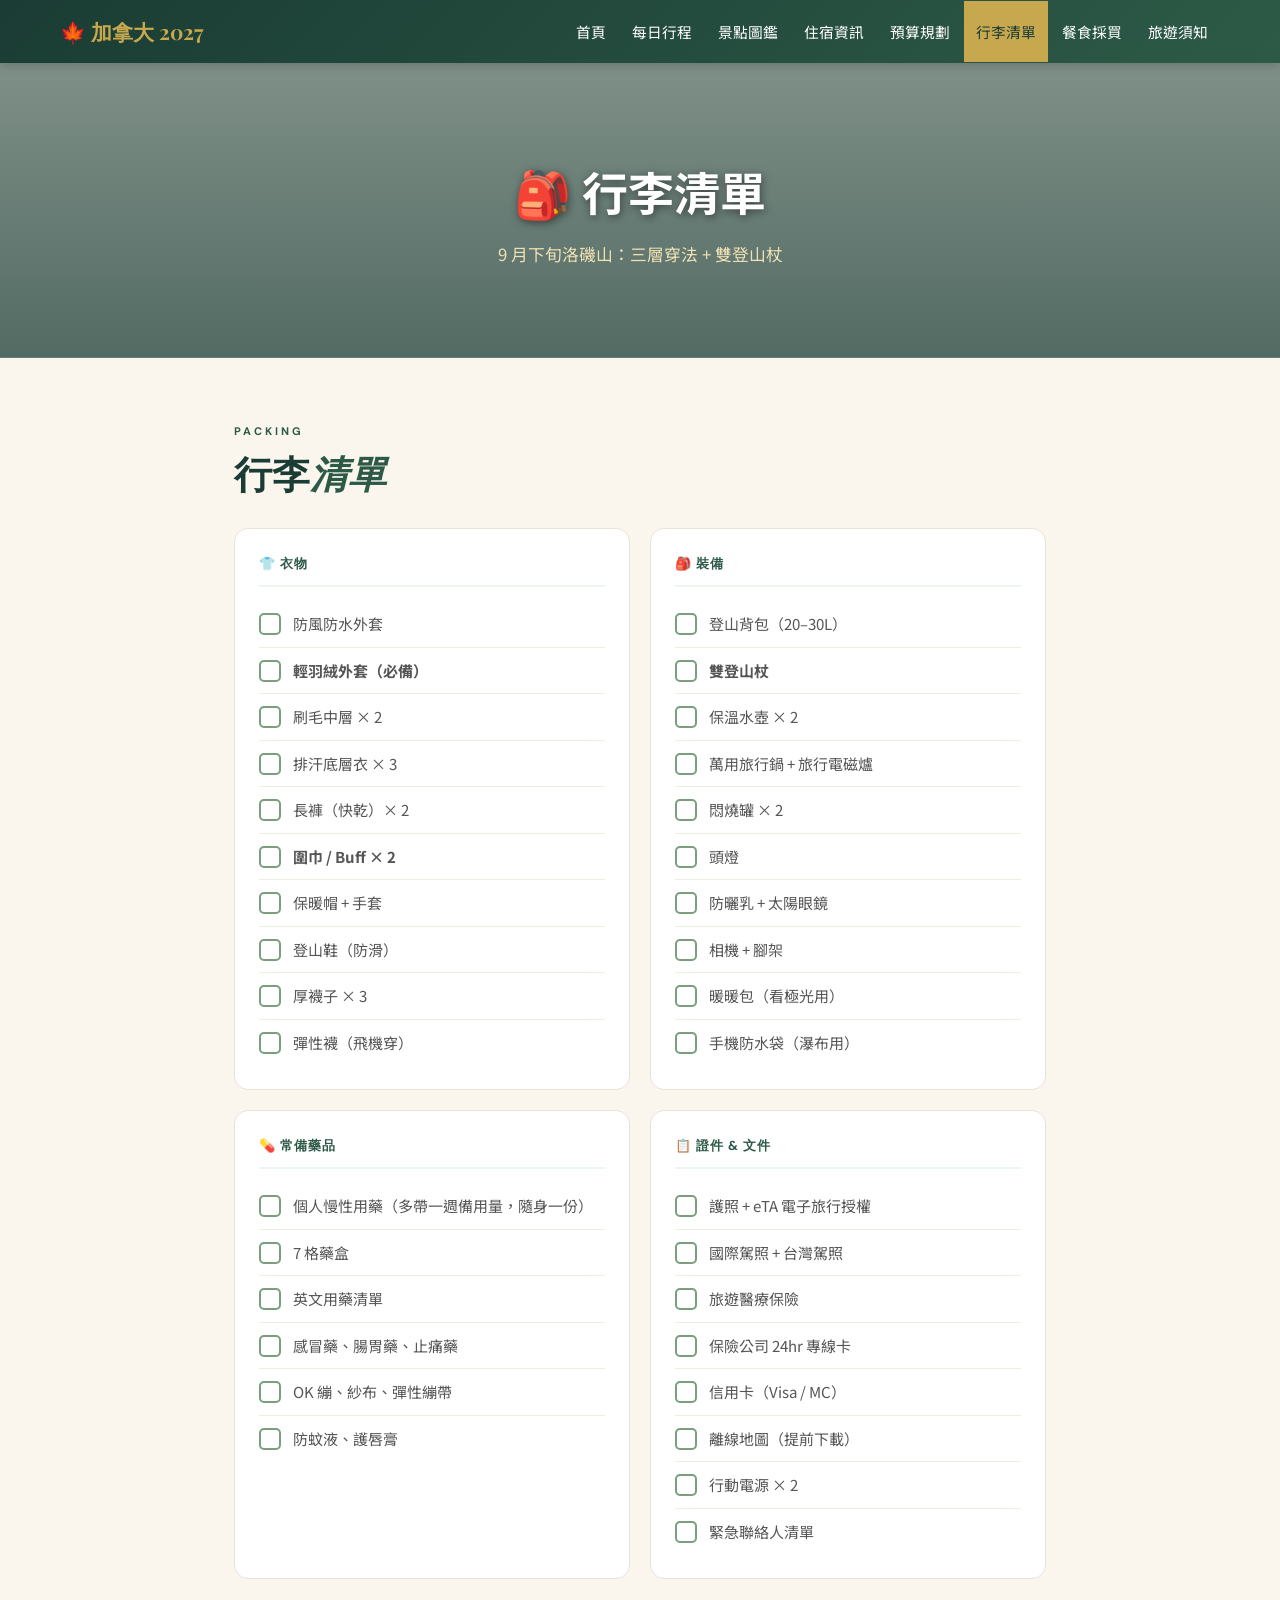
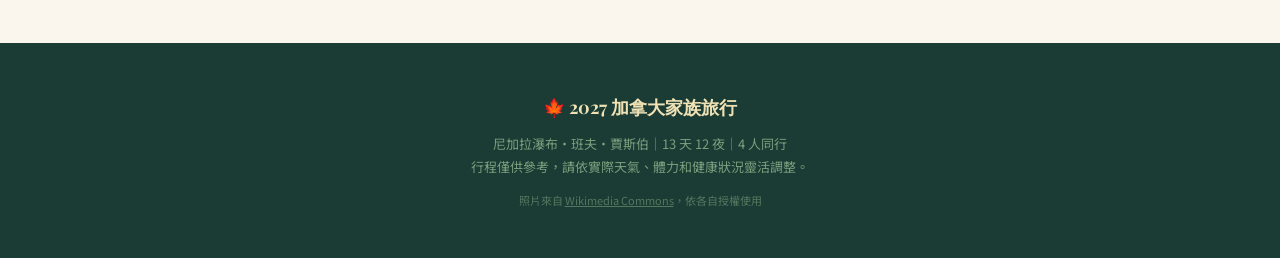
<file: packing.html>
<!DOCTYPE html>
<html lang="zh-Hant">
<head>
<meta charset="UTF-8">
<meta name="viewport" content="width=device-width, initial-scale=1.0">
<title>行李清單｜2027 加拿大</title>
<link href="https://fonts.googleapis.com/css2?family=Playfair+Display:wght@400;700;900&family=Noto+Sans+TC:wght@300;400;500;700&family=DM+Sans:wght@400;500;700&display=swap" rel="stylesheet">
<link rel="stylesheet" href="assets/css/main.css?v=4">

</head>
<body>
<nav><div class="nav-container">
  <a href="index.html" class="nav-logo">🍁 加拿大 2027</a>
  <div class="hamburger" onclick="toggleMenu()"><span></span><span></span><span></span></div>
  <ul class="nav-menu" id="navMenu"><li><a href="index.html">首頁</a></li><li><a href="itinerary.html">每日行程</a></li><li><a href="attractions.html">景點圖鑑</a></li><li><a href="accommodation.html">住宿資訊</a></li><li><a href="budget.html">預算規劃</a></li><li><a href="packing.html" class="active">行李清單</a></li><li><a href="shopping.html">餐食採買</a></li><li><a href="tips.html">旅遊須知</a></li></ul>
</div></nav>
<section class="page-header" style="background-image:linear-gradient(rgba(26,60,52,.55),rgba(26,60,52,.75)),url('https://commons.wikimedia.org/wiki/Special:FilePath/Wilcox_Pass_trail_at_the_Columbia_Icefields_%287897971904%29.jpg?width=1600')">
  <h1>🎒 行李清單</h1><p>9 月下旬洛磯山：三層穿法 + 雙登山杖</p></section>
<div class="content-wrap">
<section>
  <div class="section-label">Packing</div>
  <div class="section-title">行李<em>清單</em></div>
  <div class="shop-columns">
    <div class="shop-card">
      <h4>👕 衣物</h4>
      <ul class="checklist">
        <li><div class="check-icon"></div>防風防水外套</li>
        <li><div class="check-icon"></div><strong>輕羽絨外套（必備）</strong></li>
        <li><div class="check-icon"></div>刷毛中層 × 2</li>
        <li><div class="check-icon"></div>排汗底層衣 × 3</li>
        <li><div class="check-icon"></div>長褲（快乾）× 2</li>
        <li><div class="check-icon"></div><strong>圍巾 / Buff × 2</strong></li>
        <li><div class="check-icon"></div>保暖帽 + 手套</li>
        <li><div class="check-icon"></div>登山鞋（防滑）</li>
        <li><div class="check-icon"></div>厚襪子 × 3</li>
        <li><div class="check-icon"></div>彈性襪（飛機穿）</li>
      </ul>
    </div>
    <div class="shop-card">
      <h4>🎒 裝備</h4>
      <ul class="checklist">
        <li><div class="check-icon"></div>登山背包（20–30L）</li>
        <li><div class="check-icon"></div><strong>雙登山杖</strong></li>
        <li><div class="check-icon"></div>保溫水壺 × 2</li>
        <li><div class="check-icon"></div>萬用旅行鍋 + 旅行電磁爐</li>
        <li><div class="check-icon"></div>悶燒罐 × 2</li>
        <li><div class="check-icon"></div>頭燈</li>
        <li><div class="check-icon"></div>防曬乳 + 太陽眼鏡</li>
        <li><div class="check-icon"></div>相機 + 腳架</li>
        <li><div class="check-icon"></div>暖暖包（看極光用）</li>
        <li><div class="check-icon"></div>手機防水袋（瀑布用）</li>
      </ul>
    </div>
    <div class="shop-card">
      <h4>💊 常備藥品</h4>
      <ul class="checklist">
        <li><div class="check-icon"></div>個人慢性用藥（多帶一週備用量，隨身一份）</li>
        <li><div class="check-icon"></div>7 格藥盒</li>
        <li><div class="check-icon"></div>英文用藥清單</li>
        <li><div class="check-icon"></div>感冒藥、腸胃藥、止痛藥</li>
        <li><div class="check-icon"></div>OK 繃、紗布、彈性繃帶</li>
        <li><div class="check-icon"></div>防蚊液、護唇膏</li>
      </ul>
    </div>
    <div class="shop-card">
      <h4>📋 證件 & 文件</h4>
      <ul class="checklist">
        <li><div class="check-icon"></div>護照 + eTA 電子旅行授權</li>
        <li><div class="check-icon"></div>國際駕照 + 台灣駕照</li>
        <li><div class="check-icon"></div>旅遊醫療保險</li>
        <li><div class="check-icon"></div>保險公司 24hr 專線卡</li>
        <li><div class="check-icon"></div>信用卡（Visa / MC）</li>
        <li><div class="check-icon"></div>離線地圖（提前下載）</li>
        <li><div class="check-icon"></div>行動電源 × 2</li>
        <li><div class="check-icon"></div>緊急聯絡人清單</li>
      </ul>
    </div>
  </div>
</section>
</div>
<div class="footer">
  <strong>🍁 2027 加拿大家族旅行</strong>
  尼加拉瀑布・班夫・賈斯伯｜13 天 12 夜｜4 人同行<br>
  行程僅供參考，請依實際天氣、體力和健康狀況靈活調整。<br>
  <span style="opacity:0.6; font-size:11px; margin-top:12px; display:block;">照片來自 <a href="attractions.html#credits" style="color:inherit">Wikimedia Commons</a>，依各自授權使用</span>
</div>
<script>function toggleMenu(){document.getElementById('navMenu').classList.toggle('active');}</script>
</body>
</html>
</file>
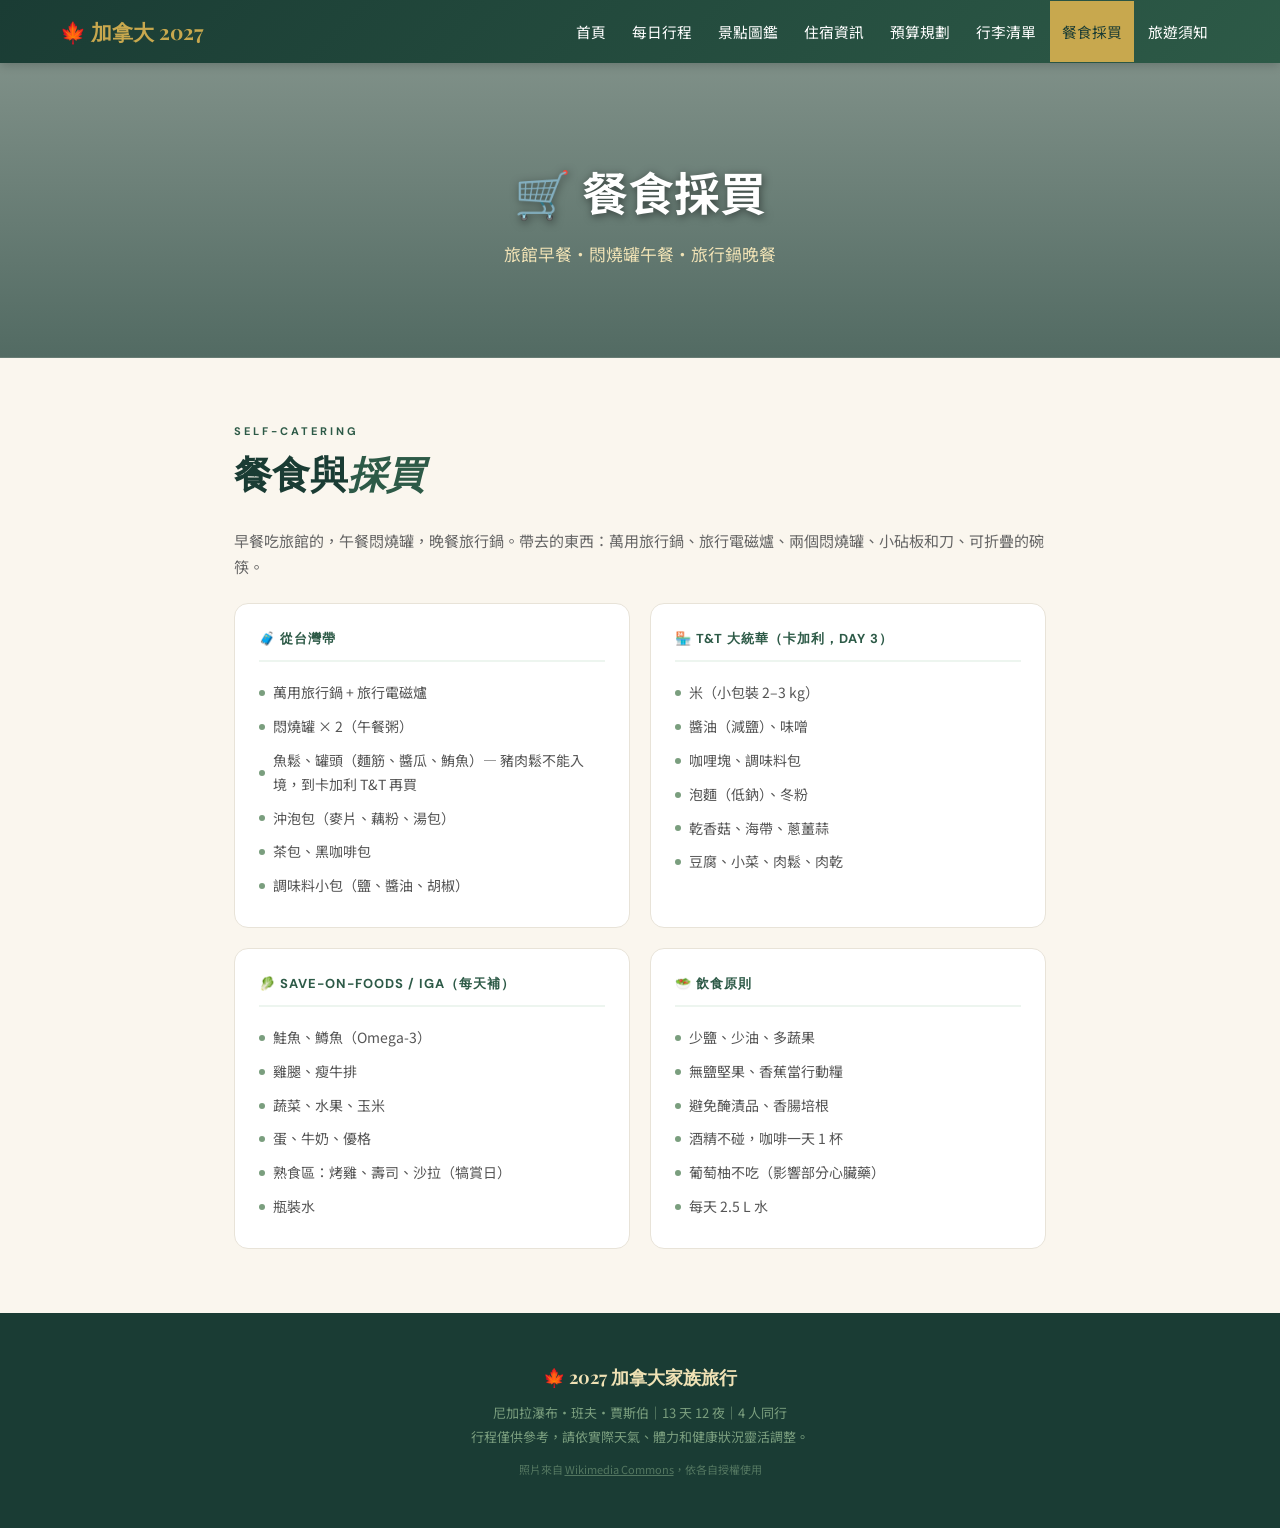
<file: shopping.html>
<!DOCTYPE html>
<html lang="zh-Hant">
<head>
<meta charset="UTF-8">
<meta name="viewport" content="width=device-width, initial-scale=1.0">
<title>餐食採買｜2027 加拿大</title>
<link href="https://fonts.googleapis.com/css2?family=Playfair+Display:wght@400;700;900&family=Noto+Sans+TC:wght@300;400;500;700&family=DM+Sans:wght@400;500;700&display=swap" rel="stylesheet">
<link rel="stylesheet" href="assets/css/main.css?v=4">

</head>
<body>
<nav><div class="nav-container">
  <a href="index.html" class="nav-logo">🍁 加拿大 2027</a>
  <div class="hamburger" onclick="toggleMenu()"><span></span><span></span><span></span></div>
  <ul class="nav-menu" id="navMenu"><li><a href="index.html">首頁</a></li><li><a href="itinerary.html">每日行程</a></li><li><a href="attractions.html">景點圖鑑</a></li><li><a href="accommodation.html">住宿資訊</a></li><li><a href="budget.html">預算規劃</a></li><li><a href="packing.html">行李清單</a></li><li><a href="shopping.html" class="active">餐食採買</a></li><li><a href="tips.html">旅遊須知</a></li></ul>
</div></nav>
<section class="page-header" style="background-image:linear-gradient(rgba(26,60,52,.55),rgba(26,60,52,.75)),url('https://commons.wikimedia.org/wiki/Special:FilePath/Two_Jack_Lake_Banff_September_2024_001.jpg?width=1600')">
  <h1>🛒 餐食採買</h1><p>旅館早餐・悶燒罐午餐・旅行鍋晚餐</p></section>
<div class="content-wrap">
<section>
  <div class="section-label">Self-Catering</div>
  <div class="section-title">餐食與<em>採買</em></div>
  <p class="lead">早餐吃旅館的，午餐悶燒罐，晚餐旅行鍋。帶去的東西：萬用旅行鍋、旅行電磁爐、兩個悶燒罐、小砧板和刀、可折疊的碗筷。</p>
  <div class="shop-columns">
    <div class="shop-card">
      <h4>🧳 從台灣帶</h4>
      <ul>
        <li>萬用旅行鍋 + 旅行電磁爐</li>
        <li>悶燒罐 × 2（午餐粥）</li>
        <li>魚鬆、罐頭（麵筋、醬瓜、鮪魚）— 豬肉鬆不能入境，到卡加利 T&amp;T 再買</li>
        <li>沖泡包（麥片、藕粉、湯包）</li>
        <li>茶包、黑咖啡包</li>
        <li>調味料小包（鹽、醬油、胡椒）</li>
      </ul>
    </div>
    <div class="shop-card">
      <h4>🏪 T&T 大統華（卡加利，Day 3）</h4>
      <ul>
        <li>米（小包裝 2–3 kg）</li>
        <li>醬油（減鹽）、味噌</li>
        <li>咖哩塊、調味料包</li>
        <li>泡麵（低鈉）、冬粉</li>
        <li>乾香菇、海帶、蔥薑蒜</li>
        <li>豆腐、小菜、肉鬆、肉乾</li>
      </ul>
    </div>
    <div class="shop-card">
      <h4>🥬 Save-On-Foods / IGA（每天補）</h4>
      <ul>
        <li>鮭魚、鱒魚（Omega-3）</li>
        <li>雞腿、瘦牛排</li>
        <li>蔬菜、水果、玉米</li>
        <li>蛋、牛奶、優格</li>
        <li>熟食區：烤雞、壽司、沙拉（犒賞日）</li>
        <li>瓶裝水</li>
      </ul>
    </div>
    <div class="shop-card">
      <h4>🥗 飲食原則</h4>
      <ul>
        <li>少鹽、少油、多蔬果</li>
        <li>無鹽堅果、香蕉當行動糧</li>
        <li>避免醃漬品、香腸培根</li>
        <li>酒精不碰，咖啡一天 1 杯</li>
        <li>葡萄柚不吃（影響部分心臟藥）</li>
        <li>每天 2.5 L 水</li>
      </ul>
    </div>
  </div>
</section>
</div>
<div class="footer">
  <strong>🍁 2027 加拿大家族旅行</strong>
  尼加拉瀑布・班夫・賈斯伯｜13 天 12 夜｜4 人同行<br>
  行程僅供參考，請依實際天氣、體力和健康狀況靈活調整。<br>
  <span style="opacity:0.6; font-size:11px; margin-top:12px; display:block;">照片來自 <a href="attractions.html#credits" style="color:inherit">Wikimedia Commons</a>，依各自授權使用</span>
</div>
<script>function toggleMenu(){document.getElementById('navMenu').classList.toggle('active');}</script>
</body>
</html>
</file>
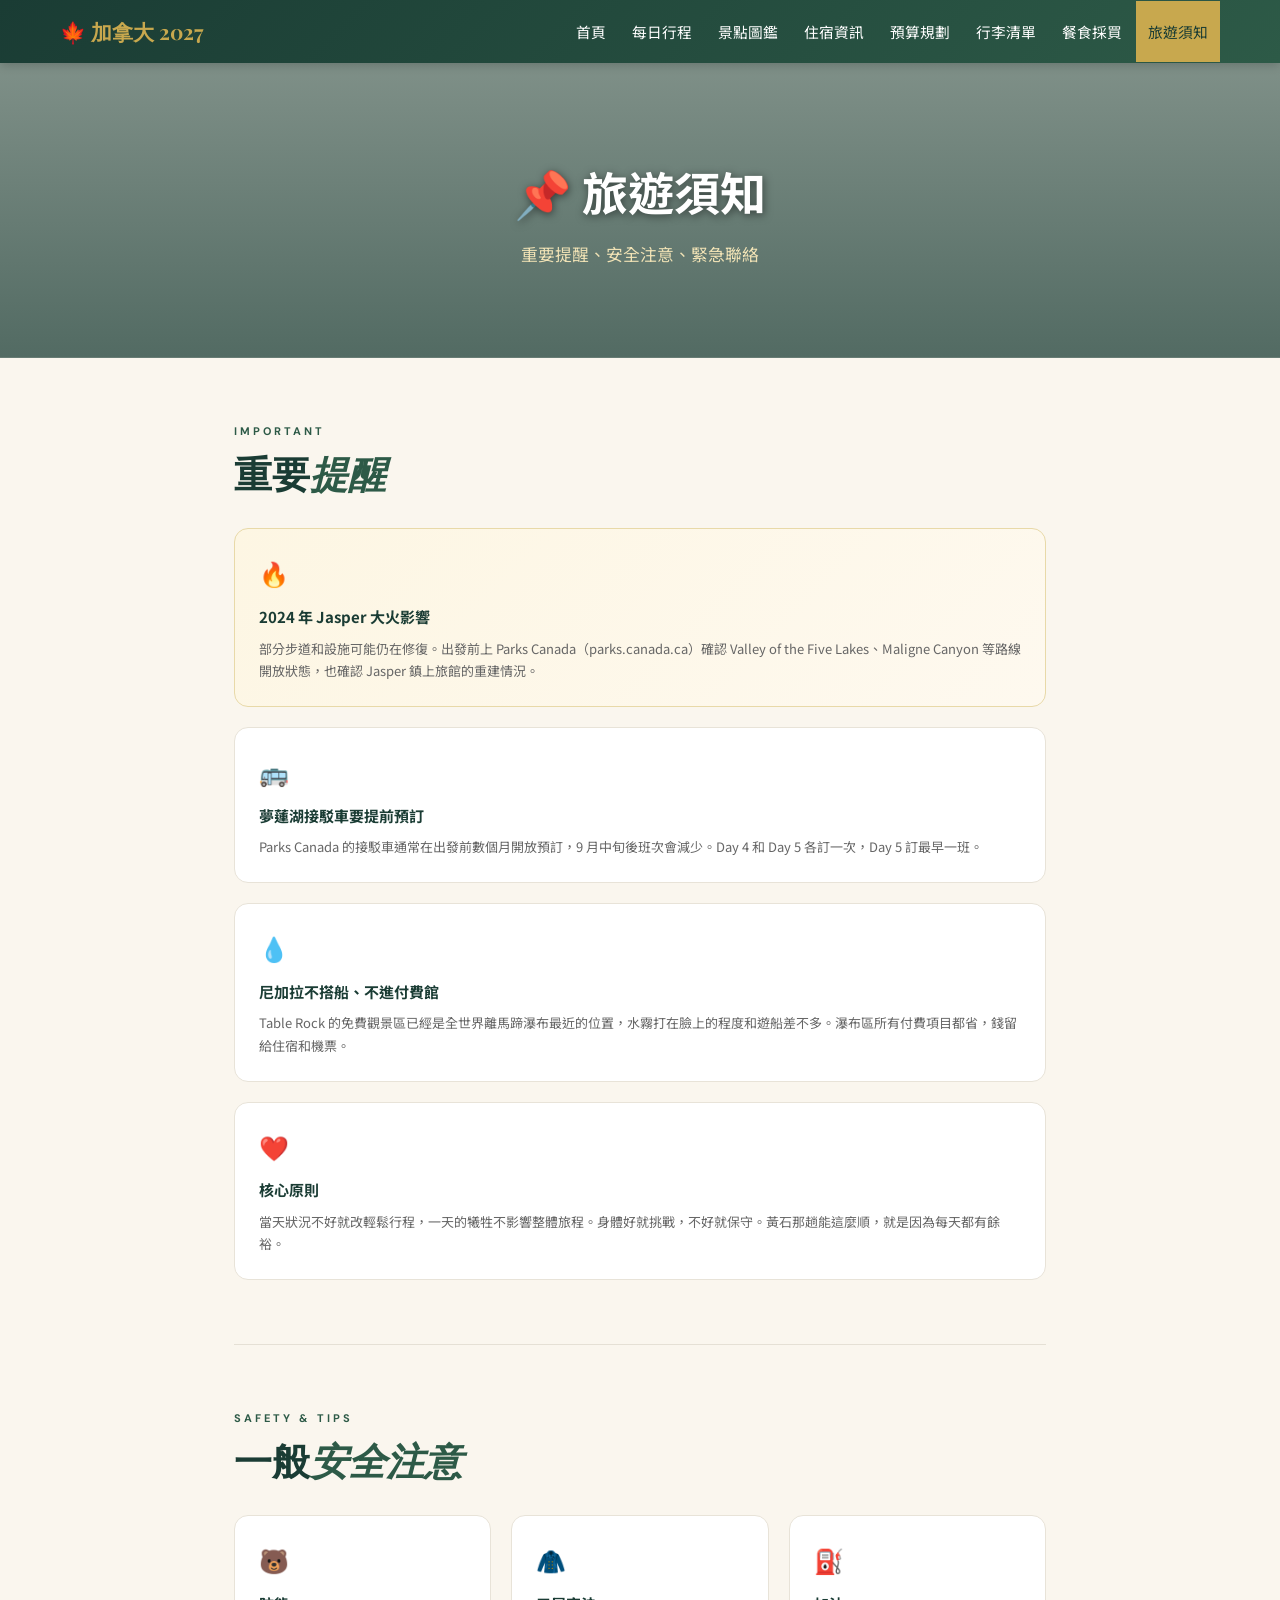
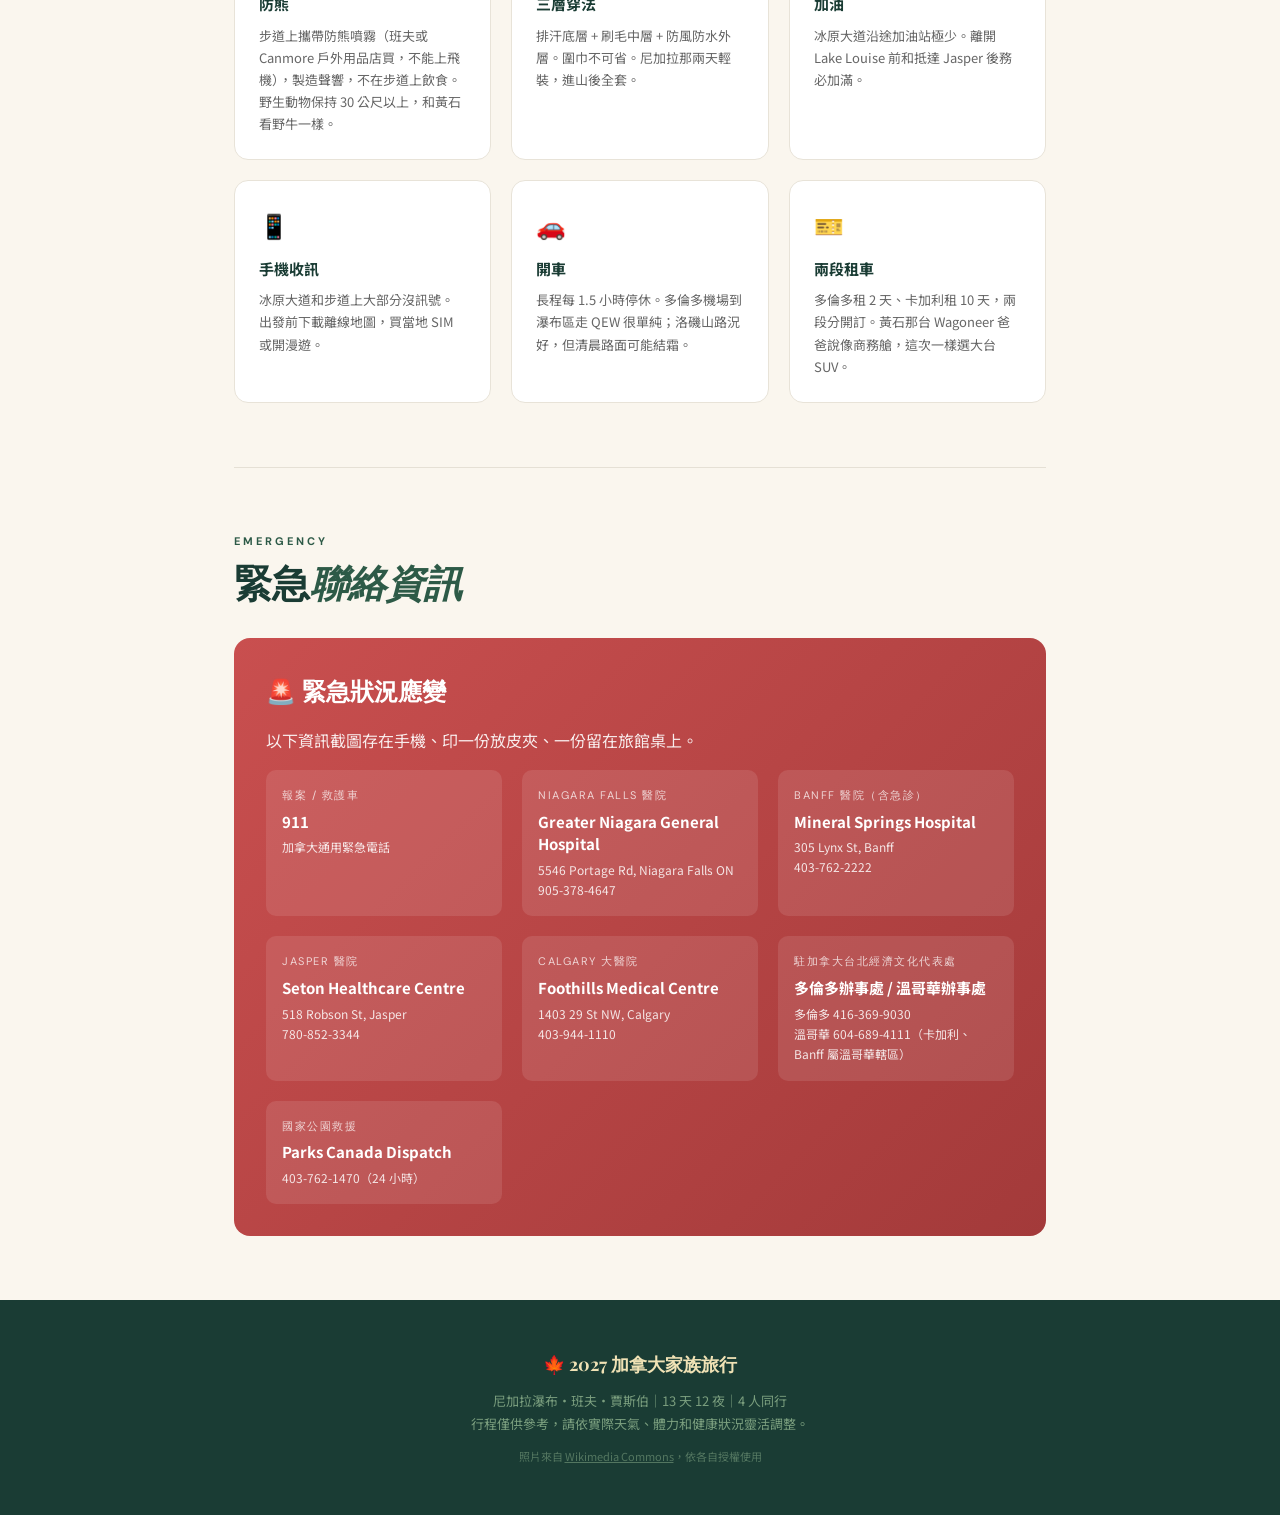
<file: tips.html>
<!DOCTYPE html>
<html lang="zh-Hant">
<head>
<meta charset="UTF-8">
<meta name="viewport" content="width=device-width, initial-scale=1.0">
<title>旅遊須知｜2027 加拿大</title>
<link href="https://fonts.googleapis.com/css2?family=Playfair+Display:wght@400;700;900&family=Noto+Sans+TC:wght@300;400;500;700&family=DM+Sans:wght@400;500;700&display=swap" rel="stylesheet">
<link rel="stylesheet" href="assets/css/main.css?v=4">

</head>
<body>
<nav><div class="nav-container">
  <a href="index.html" class="nav-logo">🍁 加拿大 2027</a>
  <div class="hamburger" onclick="toggleMenu()"><span></span><span></span><span></span></div>
  <ul class="nav-menu" id="navMenu"><li><a href="index.html">首頁</a></li><li><a href="itinerary.html">每日行程</a></li><li><a href="attractions.html">景點圖鑑</a></li><li><a href="accommodation.html">住宿資訊</a></li><li><a href="budget.html">預算規劃</a></li><li><a href="packing.html">行李清單</a></li><li><a href="shopping.html">餐食採買</a></li><li><a href="tips.html" class="active">旅遊須知</a></li></ul>
</div></nav>
<section class="page-header" style="background-image:linear-gradient(rgba(26,60,52,.55),rgba(26,60,52,.75)),url('https://commons.wikimedia.org/wiki/Special:FilePath/Athabasca_Glacier%2C_toe_of_the_glacier_-_September_2026.jpg?width=1600')">
  <h1>📌 旅遊須知</h1><p>重要提醒、安全注意、緊急聯絡</p></section>
<div class="content-wrap">
<section>
  <div class="section-label">Important</div>
  <div class="section-title">重要<em>提醒</em></div>
  <div class="tip-card" style="background:linear-gradient(135deg, #fdf6e3, #fef9ef); border-color:#e8d9a8; margin-bottom:20px;">
    <div class="tip-icon">🔥</div>
    <h4>2024 年 Jasper 大火影響</h4>
    <p>部分步道和設施可能仍在修復。出發前上 Parks Canada（parks.canada.ca）確認 Valley of the Five Lakes、Maligne Canyon 等路線開放狀態，也確認 Jasper 鎮上旅館的重建情況。</p>
  </div>
  <div class="tip-card" style="margin-bottom:20px;">
    <div class="tip-icon">🚌</div>
    <h4>夢蓮湖接駁車要提前預訂</h4>
    <p>Parks Canada 的接駁車通常在出發前數個月開放預訂，9 月中旬後班次會減少。Day 4 和 Day 5 各訂一次，Day 5 訂最早一班。</p>
  </div>
  <div class="tip-card" style="margin-bottom:20px;">
    <div class="tip-icon">💧</div>
    <h4>尼加拉不搭船、不進付費館</h4>
    <p>Table Rock 的免費觀景區已經是全世界離馬蹄瀑布最近的位置，水霧打在臉上的程度和遊船差不多。瀑布區所有付費項目都省，錢留給住宿和機票。</p>
  </div>
  <div class="tip-card">
    <div class="tip-icon">❤️</div>
    <h4>核心原則</h4>
    <p>當天狀況不好就改輕鬆行程，一天的犧牲不影響整體旅程。身體好就挑戰，不好就保守。黃石那趟能這麼順，就是因為每天都有餘裕。</p>
  </div>
</section><section>
  <div class="section-label">Safety & Tips</div>
  <div class="section-title">一般<em>安全注意</em></div>
  <div class="tips-grid">
    <div class="tip-card"><div class="tip-icon">🐻</div><h4>防熊</h4><p>步道上攜帶防熊噴霧（班夫或 Canmore 戶外用品店買，不能上飛機），製造聲響，不在步道上飲食。野生動物保持 30 公尺以上，和黃石看野牛一樣。</p></div>
    <div class="tip-card"><div class="tip-icon">🧥</div><h4>三層穿法</h4><p>排汗底層 + 刷毛中層 + 防風防水外層。圍巾不可省。尼加拉那兩天輕裝，進山後全套。</p></div>
    <div class="tip-card"><div class="tip-icon">⛽</div><h4>加油</h4><p>冰原大道沿途加油站極少。離開 Lake Louise 前和抵達 Jasper 後務必加滿。</p></div>
    <div class="tip-card"><div class="tip-icon">📱</div><h4>手機收訊</h4><p>冰原大道和步道上大部分沒訊號。出發前下載離線地圖，買當地 SIM 或開漫遊。</p></div>
    <div class="tip-card"><div class="tip-icon">🚗</div><h4>開車</h4><p>長程每 1.5 小時停休。多倫多機場到瀑布區走 QEW 很單純；洛磯山路況好，但清晨路面可能結霜。</p></div>
    <div class="tip-card"><div class="tip-icon">🎫</div><h4>兩段租車</h4><p>多倫多租 2 天、卡加利租 10 天，兩段分開訂。黃石那台 Wagoneer 爸爸說像商務艙，這次一樣選大台 SUV。</p></div>
  </div>
</section><section>
  <div class="section-label">Emergency</div>
  <div class="section-title">緊急<em>聯絡資訊</em></div>
  <div class="emergency-card">
    <h3>🚨 緊急狀況應變</h3>
    <p style="opacity:0.9; margin-bottom:8px;">以下資訊截圖存在手機、印一份放皮夾、一份留在旅館桌上。</p>
    <div class="emergency-grid">
      <div class="emergency-item"><div class="e-label">報案 / 救護車</div><div class="e-value">911</div><div class="e-sub">加拿大通用緊急電話</div></div>
      <div class="emergency-item"><div class="e-label">Niagara Falls 醫院</div><div class="e-value">Greater Niagara General Hospital</div><div class="e-sub">5546 Portage Rd, Niagara Falls ON<br>905-378-4647</div></div>
      <div class="emergency-item"><div class="e-label">Banff 醫院（含急診）</div><div class="e-value">Mineral Springs Hospital</div><div class="e-sub">305 Lynx St, Banff<br>403-762-2222</div></div>
      <div class="emergency-item"><div class="e-label">Jasper 醫院</div><div class="e-value">Seton Healthcare Centre</div><div class="e-sub">518 Robson St, Jasper<br>780-852-3344</div></div>
      <div class="emergency-item"><div class="e-label">Calgary 大醫院</div><div class="e-value">Foothills Medical Centre</div><div class="e-sub">1403 29 St NW, Calgary<br>403-944-1110</div></div>
      <div class="emergency-item"><div class="e-label">駐加拿大台北經濟文化代表處</div><div class="e-value">多倫多辦事處 / 溫哥華辦事處</div><div class="e-sub">多倫多 416-369-9030<br>溫哥華 604-689-4111（卡加利、Banff 屬溫哥華轄區）</div></div>
      <div class="emergency-item"><div class="e-label">國家公園救援</div><div class="e-value">Parks Canada Dispatch</div><div class="e-sub">403-762-1470（24 小時）</div></div>
    </div>
  </div>
</section>
</div>
<div class="footer">
  <strong>🍁 2027 加拿大家族旅行</strong>
  尼加拉瀑布・班夫・賈斯伯｜13 天 12 夜｜4 人同行<br>
  行程僅供參考，請依實際天氣、體力和健康狀況靈活調整。<br>
  <span style="opacity:0.6; font-size:11px; margin-top:12px; display:block;">照片來自 <a href="attractions.html#credits" style="color:inherit">Wikimedia Commons</a>，依各自授權使用</span>
</div>
<script>function toggleMenu(){document.getElementById('navMenu').classList.toggle('active');}</script>
</body>
</html>
</file>
<file: assets/css/main.css>
:root {
    --pine: #1a3c34; --forest: #2d5a47; --sage: #7a9e7e; --gold: #c8a84e; --gold-light: #f0e2b5;
    --cream: #faf6ee; --warm-white: #fffdf8; --stone: #8c8072; --charcoal: #2c2c2c;
    --aurora-purple: #9b6ec6; --heart-red: #c94f4f; --heart-red-light: #fce8e8;
    --warn-amber: #d68c2a; --warn-amber-light: #fdf4e3; --water: #3b7ea1;
  }
  * { margin: 0; padding: 0; box-sizing: border-box; }
  body { font-family: 'Noto Sans TC', 'DM Sans', sans-serif; background: var(--cream); color: var(--charcoal); line-height: 1.7; font-weight: 400; }
  .cover { min-height: 100vh; background: linear-gradient(160deg, var(--pine) 0%, #1a4a3a 40%, #2a5a4a 70%, var(--forest) 100%); display: flex; flex-direction: column; justify-content: center; align-items: center; text-align: center; padding: 60px 30px; position: relative; overflow: hidden; }
  .cover::before { content: ''; position: absolute; inset: 0; background: radial-gradient(ellipse 600px 200px at 20% 20%, rgba(78,207,139,0.08) 0%, transparent 70%), radial-gradient(ellipse 500px 300px at 80% 60%, rgba(59,165,217,0.06) 0%, transparent 70%), radial-gradient(ellipse 400px 200px at 50% 80%, rgba(155,110,198,0.05) 0%, transparent 70%); pointer-events: none; }
  .cover-badge { display: inline-block; border: 1.5px solid rgba(200,168,78,0.4); border-radius: 40px; padding: 8px 28px; font-family: 'DM Sans', sans-serif; font-size: 13px; font-weight: 500; letter-spacing: 3px; text-transform: uppercase; color: var(--gold); margin-bottom: 40px; position: relative; z-index: 1; }
  .cover h1 { font-family: 'Playfair Display', serif; font-size: clamp(42px, 7vw, 80px); font-weight: 900; color: var(--warm-white); line-height: 1.15; margin-bottom: 16px; position: relative; z-index: 1; }
  .cover h1 span { display: block; font-size: clamp(20px, 3.5vw, 36px); font-weight: 400; font-family: 'Noto Sans TC', sans-serif; color: var(--sage); margin-top: 8px; letter-spacing: 2px; }
  .cover-meta { margin-top: 40px; display: flex; gap: 40px; flex-wrap: wrap; justify-content: center; position: relative; z-index: 1; }
  .cover-meta-item { text-align: center; }
  .cover-meta-item .label { font-size: 11px; letter-spacing: 2px; text-transform: uppercase; color: var(--sage); font-family: 'DM Sans', sans-serif; margin-bottom: 4px; }
  .cover-meta-item .value { font-family: 'Playfair Display', serif; font-size: 22px; color: var(--gold-light); font-weight: 700; }
  .content-wrap { max-width: 860px; margin: 0 auto; padding: 0 24px; }
  section { padding: 64px 0; }
  section + section { border-top: 1px solid #e5e0d5; }
  .section-label { font-family: 'DM Sans', sans-serif; font-size: 11px; font-weight: 700; letter-spacing: 3px; text-transform: uppercase; color: var(--forest); margin-bottom: 8px; }
  .section-title { font-family: 'Playfair Display', serif; font-size: clamp(28px, 4vw, 38px); font-weight: 900; color: var(--pine); line-height: 1.25; margin-bottom: 32px; }
  .section-title em { font-style: italic; color: var(--forest); }
  .lead { color: #666; font-size: 15px; margin-bottom: 24px; }
  .overview-grid { display: grid; grid-template-columns: repeat(auto-fit, minmax(220px, 1fr)); gap: 20px; margin-bottom: 40px; }
  .overview-card { background: white; border-radius: 14px; padding: 28px 24px; border: 1px solid #e8e3d8; }
  .overview-card .icon { font-size: 28px; margin-bottom: 12px; }
  .overview-card h3 { font-family: 'DM Sans', sans-serif; font-size: 13px; font-weight: 700; letter-spacing: 1px; text-transform: uppercase; color: var(--stone); margin-bottom: 6px; }
  .overview-card p { font-size: 17px; font-weight: 700; color: var(--pine); }
  .timing-card { background: linear-gradient(135deg, #fdf9ef, #faf0dc); border: 2px solid var(--gold); border-radius: 16px; padding: 28px; margin-bottom: 32px; position: relative; }
  .timing-card::before { content: '📅'; position: absolute; top: -16px; left: 24px; background: white; border: 2px solid var(--gold); border-radius: 50%; width: 36px; height: 36px; display: flex; align-items: center; justify-content: center; font-size: 18px; }
  .timing-card h3 { font-family: 'Playfair Display', serif; font-size: 22px; color: #8a6d1b; margin-bottom: 12px; margin-top: 8px; }
  .timing-card p { font-size: 15px; color: #6a5418; line-height: 1.8; }
  .timing-card strong { color: #6a5418; }
  .timing-range { display: inline-block; background: var(--gold); color: white; padding: 6px 18px; border-radius: 20px; font-weight: 700; font-family: 'DM Sans', sans-serif; margin-top: 12px; letter-spacing: 1px; }
  .route-strip { display: flex; flex-wrap: wrap; gap: 10px; align-items: center; margin-bottom: 32px; }
  .route-stop { background: white; border: 1px solid #e8e3d8; border-radius: 12px; padding: 10px 16px; font-size: 14px; }
  .route-stop strong { display: block; color: var(--pine); font-size: 15px; }
  .route-stop span { color: var(--stone); font-size: 12px; }
  .route-arrow { color: var(--sage); font-size: 18px; }
  .accommodation-block { display: grid; grid-template-columns: 1fr 1fr; gap: 20px; margin-bottom: 16px; }
  @media (max-width: 600px) { .accommodation-block { grid-template-columns: 1fr; } }
  .acc-card { background: white; border-radius: 14px; padding: 28px; border: 1px solid #e8e3d8; position: relative; overflow: hidden; }
  .acc-card::before { content: ''; position: absolute; top: 0; left: 0; right: 0; height: 4px; background: linear-gradient(90deg, var(--forest), var(--sage)); }
  .acc-card.water::before { background: linear-gradient(90deg, var(--water), #7fb3cf); }
  .acc-card h3 { font-family: 'Playfair Display', serif; font-size: 20px; color: var(--pine); margin-bottom: 4px; }
  .acc-card .nights { font-size: 13px; color: var(--stone); font-weight: 500; margin-bottom: 12px; }
  .acc-card .detail { font-size: 14px; line-height: 1.8; color: var(--charcoal); }
  .acc-card .detail strong { color: var(--forest); }
  .day-card { background: white; border-radius: 16px; margin-bottom: 28px; border: 1px solid #e8e3d8; overflow: hidden; page-break-inside: avoid; }
  .day-header { background: linear-gradient(135deg, var(--pine), var(--forest)); padding: 20px 28px; display: flex; align-items: center; gap: 20px; flex-wrap: wrap; }
  .day-header.water { background: linear-gradient(135deg, #1f4a5e, var(--water)); }
  .day-num { font-family: 'Playfair Display', serif; font-size: 42px; font-weight: 900; color: var(--gold); line-height: 1; min-width: 60px; }
  .day-info { flex: 1; min-width: 180px; }
  .day-info h3 { font-family: 'Noto Sans TC', sans-serif; font-size: 18px; font-weight: 700; color: white; margin-bottom: 2px; }
  .day-info .subtitle { font-size: 13px; color: var(--sage); font-family: 'DM Sans', sans-serif; }
  .day-header.water .subtitle { color: #a9d0e3; }
  .day-elevation { background: rgba(200,168,78,0.18); border: 1px solid rgba(200,168,78,0.35); color: var(--gold-light); padding: 6px 14px; border-radius: 20px; font-size: 12px; font-weight: 600; font-family: 'DM Sans', sans-serif; letter-spacing: 0.5px; }
  .day-body { padding: 28px; }
  .activity { display: flex; gap: 16px; margin-bottom: 20px; padding-bottom: 20px; border-bottom: 1px solid #f0ece3; }
  .activity:last-child { margin-bottom: 0; padding-bottom: 0; border-bottom: none; }
  .activity-time { font-family: 'DM Sans', sans-serif; font-size: 12px; font-weight: 700; color: var(--forest); min-width: 48px; padding-top: 2px; text-transform: uppercase; }
  .activity-content { flex: 1; }
  .activity-content h4 { font-size: 16px; font-weight: 700; color: var(--pine); margin-bottom: 4px; }
  .activity-content p { font-size: 14px; color: #555; line-height: 1.7; }
  .trail-badge { display: inline-flex; align-items: center; gap: 6px; background: #edf5ef; color: var(--forest); font-size: 12px; font-weight: 700; padding: 4px 12px; border-radius: 20px; margin-top: 8px; font-family: 'DM Sans', sans-serif; }
  .trail-badge.highlight { background: linear-gradient(135deg, #fdf6e3, #f5ecd0); color: #8a6d1b; }
  .trail-badge.optional { background: #eef0f8; color: #5a4e8a; }
  .star { color: var(--gold); }
  .dinner-note { margin-top: 12px; padding: 10px 16px; background: #fdf9ef; border-left: 3px solid var(--gold); border-radius: 0 8px 8px 0; font-size: 13px; color: var(--stone); }
  .aurora-note { margin-top: 12px; padding: 10px 16px; background: linear-gradient(135deg, #f0f4f8, #eef0f8); border-left: 3px solid var(--aurora-purple); border-radius: 0 8px 8px 0; font-size: 13px; color: #555; }
  .decision-box { margin-top: 14px; background: #f6f4fb; border: 1px solid #d8cfe8; border-radius: 12px; padding: 18px 20px; }
  .decision-box .dec-title { display: flex; align-items: center; gap: 8px; font-weight: 700; color: #5a4e8a; font-size: 13px; letter-spacing: 1px; text-transform: uppercase; margin-bottom: 10px; }
  .decision-box p { font-size: 13.5px; color: #4c4560; line-height: 1.7; margin-bottom: 8px; }
  .decision-box ul { padding-left: 20px; margin: 6px 0; }
  .decision-box li { font-size: 13px; color: #4c4560; padding: 3px 0; }
  .decision-box .go-criteria { color: #2d5a47; font-weight: 600; }
  .decision-box .no-go { color: var(--heart-red); font-weight: 600; }
  .scenic-stops { display: flex; flex-wrap: wrap; gap: 10px; margin: 12px 0; }
  .scenic-tag { display: inline-flex; align-items: center; gap: 4px; background: #f4f8f5; padding: 6px 14px; border-radius: 20px; font-size: 13px; font-weight: 500; color: var(--forest); border: 1px solid #dce8de; }
  .budget-table, .trail-table { width: 100%; border-collapse: separate; border-spacing: 0; background: white; border-radius: 14px; overflow: hidden; border: 1px solid #e8e3d8; margin-top: 24px; }
  .budget-table thead { background: var(--pine); }
  .trail-table thead { background: var(--forest); }
  .budget-table th, .trail-table th { font-family: 'DM Sans', sans-serif; font-size: 12px; font-weight: 700; letter-spacing: 1.5px; text-transform: uppercase; color: white; padding: 14px 16px; text-align: left; }
  .budget-table th { color: var(--gold-light); padding: 16px 20px; }
  .budget-table td { padding: 14px 20px; font-size: 15px; border-bottom: 1px solid #f0ece3; }
  .trail-table td { padding: 12px 16px; font-size: 14px; border-bottom: 1px solid #f0ece3; vertical-align: top; }
  .budget-table tr:last-child td, .trail-table tr:last-child td { border-bottom: none; }
  .trail-table tr:nth-child(even) { background: #fafaf6; }
  .budget-table .total-row { background: #fdf9ef; font-weight: 700; }
  .budget-table .total-row td { font-size: 17px; color: var(--pine); border-top: 2px solid var(--gold); }
  .tips-grid { display: grid; grid-template-columns: repeat(auto-fit, minmax(240px, 1fr)); gap: 20px; margin-top: 24px; }
  .tip-card { background: white; border-radius: 14px; padding: 24px; border: 1px solid #e8e3d8; }
  .tip-card .tip-icon { font-size: 24px; margin-bottom: 10px; }
  .tip-card h4 { font-size: 15px; font-weight: 700; color: var(--pine); margin-bottom: 8px; }
  .tip-card p { font-size: 13px; color: #666; line-height: 1.7; }
  .shop-columns { display: grid; grid-template-columns: 1fr 1fr; gap: 20px; margin-top: 20px; }
  @media (max-width: 600px) { .shop-columns { grid-template-columns: 1fr; } }
  .shop-card { background: white; border-radius: 14px; padding: 24px; border: 1px solid #e8e3d8; }
  .shop-card h4 { font-family: 'DM Sans', sans-serif; font-size: 13px; font-weight: 700; letter-spacing: 1px; text-transform: uppercase; color: var(--forest); margin-bottom: 14px; padding-bottom: 10px; border-bottom: 2px solid #edf5ef; }
  .shop-card ul { list-style: none; padding: 0; }
  .shop-card li { font-size: 14px; padding: 5px 0; color: #555; display: flex; align-items: center; gap: 8px; }
  .shop-card li::before { content: ''; width: 6px; height: 6px; background: var(--sage); border-radius: 50%; flex-shrink: 0; }
  .checklist { list-style: none; padding: 0; }
  .checklist li { display: flex; align-items: flex-start; gap: 12px; padding: 10px 0; border-bottom: 1px solid #f0ece3; font-size: 15px; }
  .checklist li::before { display: none; }
  .checklist li:last-child { border-bottom: none; }
  .check-icon { width: 22px; height: 22px; min-width: 22px; border: 2px solid var(--sage); border-radius: 5px; margin-top: 2px; }
  .emergency-card { background: linear-gradient(135deg, var(--heart-red), #a33a3a); color: white; border-radius: 16px; padding: 32px; margin-top: 24px; }
  .emergency-card h3 { font-family: 'Playfair Display', serif; font-size: 24px; color: white; margin-bottom: 16px; }
  .emergency-grid { display: grid; grid-template-columns: repeat(auto-fit, minmax(200px, 1fr)); gap: 20px; margin-top: 16px; }
  .emergency-item { background: rgba(255,255,255,0.1); border-radius: 10px; padding: 16px; }
  .emergency-item .e-label { font-size: 11px; letter-spacing: 1.5px; text-transform: uppercase; color: rgba(255,255,255,0.75); margin-bottom: 6px; font-family: 'DM Sans', sans-serif; }
  .emergency-item .e-value { font-size: 15px; font-weight: 700; line-height: 1.5; }
  .emergency-item .e-sub { font-size: 12px; color: rgba(255,255,255,0.85); margin-top: 4px; }
  .footer { background: var(--pine); padding: 48px 24px; text-align: center; color: var(--sage); font-size: 13px; line-height: 1.8; }
  .footer strong { color: var(--gold-light); font-family: 'Playfair Display', serif; font-size: 18px; display: block; margin-bottom: 8px; }
  @media print { body { font-size: 12px; } .cover { min-height: auto; padding: 80px 30px; page-break-after: always; } .day-card { page-break-inside: avoid; } section { padding: 32px 0; } }

/* ---- site chrome ---- */
nav { background: linear-gradient(135deg, var(--pine), var(--forest)); position: sticky; top: 0; z-index: 1000; box-shadow: 0 2px 10px rgba(0,0,0,.2); }
.nav-container { max-width: 1200px; margin: 0 auto; display: flex; justify-content: space-between; align-items: center; padding: 0 20px; }
.nav-logo { color: var(--gold); font-family: 'Playfair Display', serif; font-size: 1.3rem; font-weight: 700; padding: 14px 0; text-decoration: none; white-space: nowrap; }
.nav-menu { display: flex; list-style: none; gap: 2px; }
.nav-menu a { color: #fff; text-decoration: none; padding: 18px 12px; display: block; font-size: .92rem; transition: .2s; }
.nav-menu a:hover, .nav-menu a.active { background: var(--gold); color: var(--pine); }
.hamburger { display: none; flex-direction: column; cursor: pointer; padding: 10px; }
.hamburger span { width: 25px; height: 3px; background: #fff; margin: 3px 0; }
@media (max-width: 900px) {
  .hamburger { display: flex; }
  .nav-menu { display: none; position: absolute; top: 100%; left: 0; right: 0; background: var(--pine); flex-direction: column; padding: 6px 0; }
  .nav-menu a { padding: 12px 20px; }
  .nav-menu.active { display: flex; }
}
.page-header { background-size: cover; background-position: center; color: #fff; padding: 90px 20px; text-align: center; }
.page-header h1 { font-family: 'Playfair Display', 'Noto Sans TC', serif; font-size: clamp(30px, 5vw, 46px); text-shadow: 1px 2px 8px rgba(0,0,0,.5); }
.page-header p { color: var(--gold-light); margin-top: 8px; font-size: 1.05rem; }
.hero { min-height: 78vh; background-size: cover; background-position: center; display: flex; align-items: center; justify-content: center; text-align: center; color: #fff; padding: 60px 24px; }
.hero h1 { font-family: 'Playfair Display', 'Noto Sans TC', serif; font-size: clamp(38px, 7vw, 76px); line-height: 1.15; text-shadow: 2px 3px 12px rgba(0,0,0,.55); }
.hero h1 span { display: block; font-family: 'Noto Sans TC', sans-serif; font-weight: 400; font-size: clamp(18px, 3vw, 30px); color: var(--gold-light); margin-top: 10px; letter-spacing: 2px; }
.hero-badge { display: inline-block; margin-top: 28px; background: var(--gold); color: var(--pine); padding: 10px 28px; border-radius: 30px; font-weight: 700; }
/* photo cards */
.photo-grid { display: grid; grid-template-columns: repeat(auto-fit, minmax(280px, 1fr)); gap: 24px; }
.photo-card { background: #fff; border-radius: 16px; overflow: hidden; border: 1px solid #e8e3d8; box-shadow: 0 6px 20px rgba(0,0,0,.06); transition: transform .25s; display: flex; flex-direction: column; }
.photo-card:hover { transform: translateY(-6px); }
.photo-card .pc-img { height: 200px; background-size: cover; background-position: center; position: relative; }
.pc-badge { position: absolute; top: 12px; right: 12px; background: var(--gold); color: var(--pine); padding: 4px 12px; border-radius: 20px; font-size: 12px; font-weight: 700; }
.photo-card .pc-body { padding: 20px 22px; flex: 1; }
.photo-card h3 { font-size: 17px; color: var(--pine); margin-bottom: 2px; }
.pc-en { font-size: 12px; color: var(--stone); font-family: 'DM Sans', sans-serif; margin-bottom: 10px; }
.photo-card p { font-size: 14px; color: #555; line-height: 1.7; }
.pc-tags { display: flex; flex-wrap: wrap; gap: 6px; margin-top: 12px; }
.pc-tags span { background: #edf5ef; color: var(--forest); font-size: 12px; padding: 3px 10px; border-radius: 12px; }
.pc-credit { font-size: 11px; color: #aaa; padding: 0 22px 14px; }
.pc-credit a { color: #aaa; }
/* day card photo */
.day-photo { height: 220px; background-size: cover; background-position: center; }
@media (max-width: 600px) { .day-photo { height: 160px; } }
/* quick info band */
.quick-info { background: linear-gradient(135deg, var(--pine), var(--forest)); color: #fff; padding: 50px 20px; margin: 10px 0 0; }
.info-grid { display: grid; grid-template-columns: repeat(auto-fit, minmax(180px, 1fr)); gap: 24px; max-width: 1000px; margin: 0 auto; text-align: center; }
.info-item .icon { font-size: 2.4rem; margin-bottom: 8px; }
.info-item .label { font-size: .85rem; color: var(--sage); }
.info-item .value { font-size: 1.3rem; font-weight: 700; color: var(--gold-light); font-family: 'Playfair Display', serif; }
/* timeline */
.timeline { position: relative; padding: 10px 0; }
.timeline::before { content: ''; position: absolute; left: 50%; transform: translateX(-50%); width: 4px; height: 100%; background: var(--forest); border-radius: 2px; }
.tl-item { display: flex; justify-content: flex-end; padding: 14px 0; width: 50%; position: relative; }
.tl-item:nth-child(even) { justify-content: flex-start; margin-left: 50%; }
.tl-content { background: #fff; padding: 20px 22px; border-radius: 14px; border: 1px solid #e8e3d8; box-shadow: 0 4px 16px rgba(0,0,0,.06); max-width: 380px; position: relative; }
.tl-content::before { content: ''; position: absolute; width: 18px; height: 18px; background: var(--gold); border: 4px solid var(--forest); border-radius: 50%; top: 24px; }
.tl-item:nth-child(odd) .tl-content::before { right: -40px; }
.tl-item:nth-child(even) .tl-content::before { left: -40px; }
.tl-date { display: inline-block; background: var(--pine); color: var(--gold-light); padding: 3px 12px; border-radius: 20px; font-size: 12px; margin-bottom: 8px; font-family: 'DM Sans', sans-serif; }
.tl-content h4 { color: var(--pine); font-size: 16px; margin-bottom: 4px; }
.tl-content p { font-size: 13.5px; color: #555; line-height: 1.7; }
@media (max-width: 768px) {
  .timeline::before { left: 18px; }
  .tl-item, .tl-item:nth-child(even) { width: 100%; margin-left: 0; padding-left: 48px; justify-content: flex-start; }
  .tl-content::before, .tl-item:nth-child(odd) .tl-content::before, .tl-item:nth-child(even) .tl-content::before { left: -40px; right: auto; }
}
/* map page */
#map { width: 100%; height: 600px; border-radius: 16px; border: 1px solid #e8e3d8; }
@media (max-width: 768px) { #map { height: 440px; } }
.map-legend { display: flex; flex-wrap: wrap; gap: 10px; margin: 16px 0; }
.map-legend span { display: inline-flex; align-items: center; gap: 6px; font-size: 13px; color: #555; }
.map-legend i { width: 14px; height: 14px; border-radius: 50%; display: inline-block; }
.map-list { display: grid; grid-template-columns: repeat(auto-fit, minmax(240px, 1fr)); gap: 12px; margin-top: 20px; }
.map-list a { display: block; background: #fff; border: 1px solid #e8e3d8; border-radius: 12px; padding: 12px 16px; text-decoration: none; color: var(--pine); font-size: 14px; }
.map-list a:hover { border-color: var(--gold); }
.map-list small { display: block; color: var(--stone); font-size: 12px; }

/* attractions: wide spot cards */
.spot-list { display: flex; flex-direction: column; gap: 28px; }
.spot { background: #fff; border-radius: 18px; overflow: hidden; border: 1px solid #e8e3d8; box-shadow: 0 6px 20px rgba(0,0,0,.06); display: grid; grid-template-columns: 42% 1fr; }
.spot:nth-child(even) { grid-template-columns: 1fr 42%; }
.spot:nth-child(even) .spot-img { order: 2; }
.spot-img { background-size: cover; background-position: center; min-height: 300px; position: relative; }
.spot-body { padding: 26px 30px; }
.spot-body h3 { font-size: 21px; color: var(--pine); margin-bottom: 2px; }
.spot-desc { font-size: 15px; color: #444; line-height: 1.8; margin: 10px 0 14px; }
.spot-fact { background: #fdf9ef; border-left: 3px solid var(--gold); border-radius: 0 10px 10px 0; padding: 12px 16px; margin-bottom: 14px; }
.spot-fact-title { font-size: 12px; font-weight: 700; letter-spacing: 1px; color: #8a6d1b; margin-bottom: 4px; }
.spot-fact p { font-size: 14px; color: #5a5040; line-height: 1.8; }
@media (max-width: 760px) {
  .spot, .spot:nth-child(even) { grid-template-columns: 1fr; }
  .spot:nth-child(even) .spot-img { order: 0; }
  .spot-img { min-height: 220px; }
  .spot-body { padding: 20px 20px; }
}
</file>
